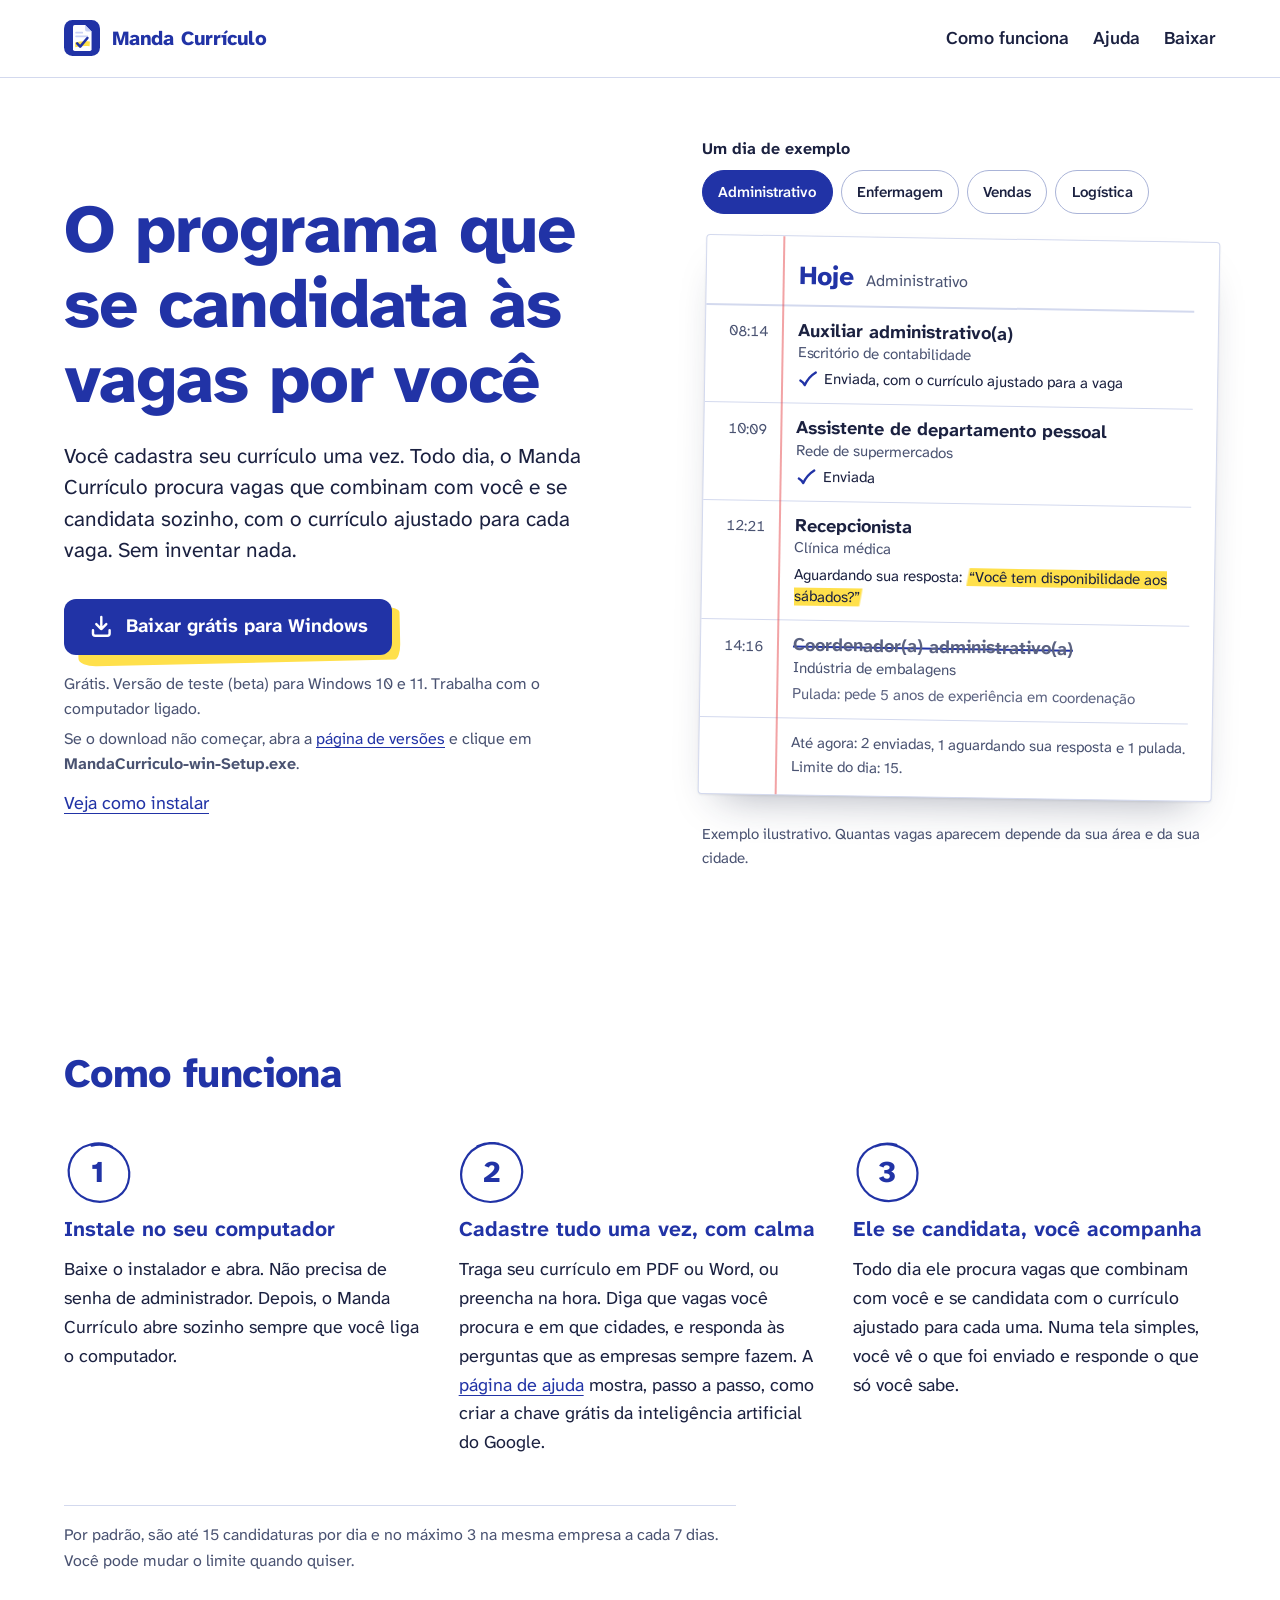
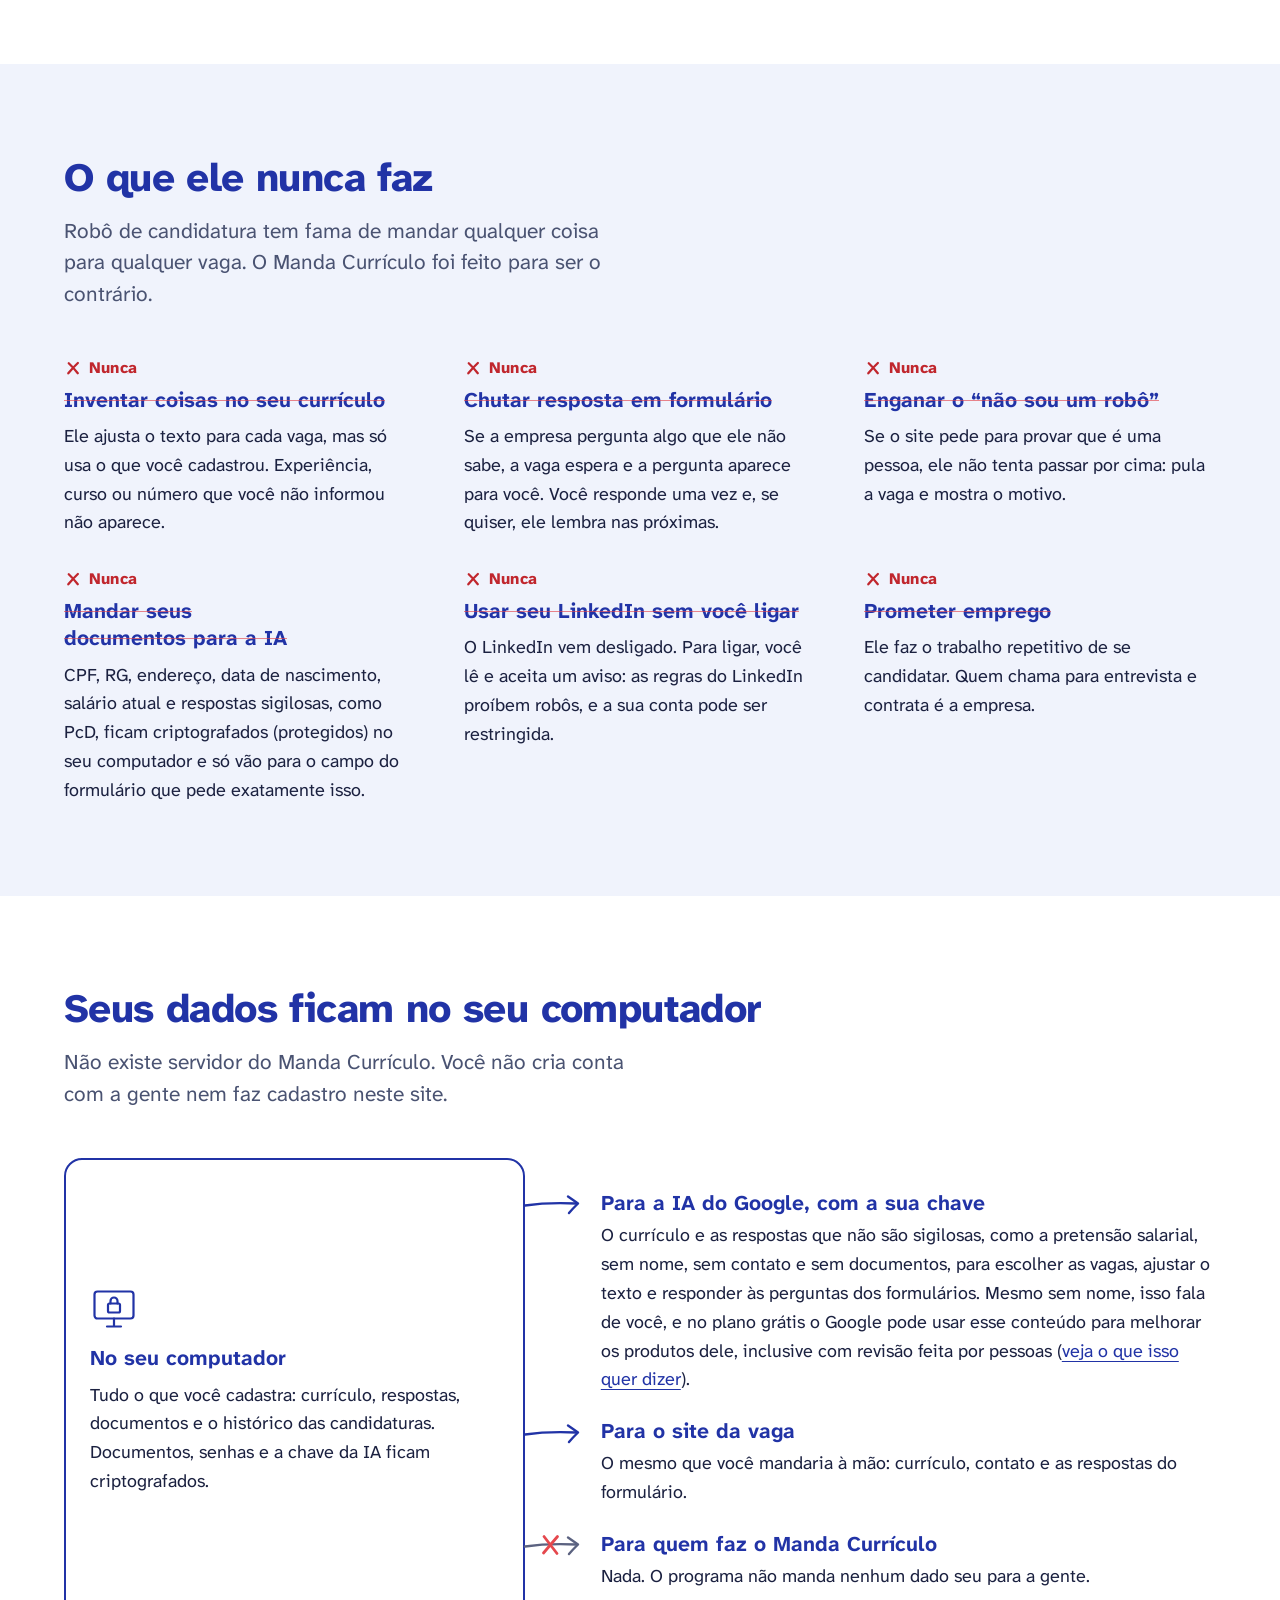
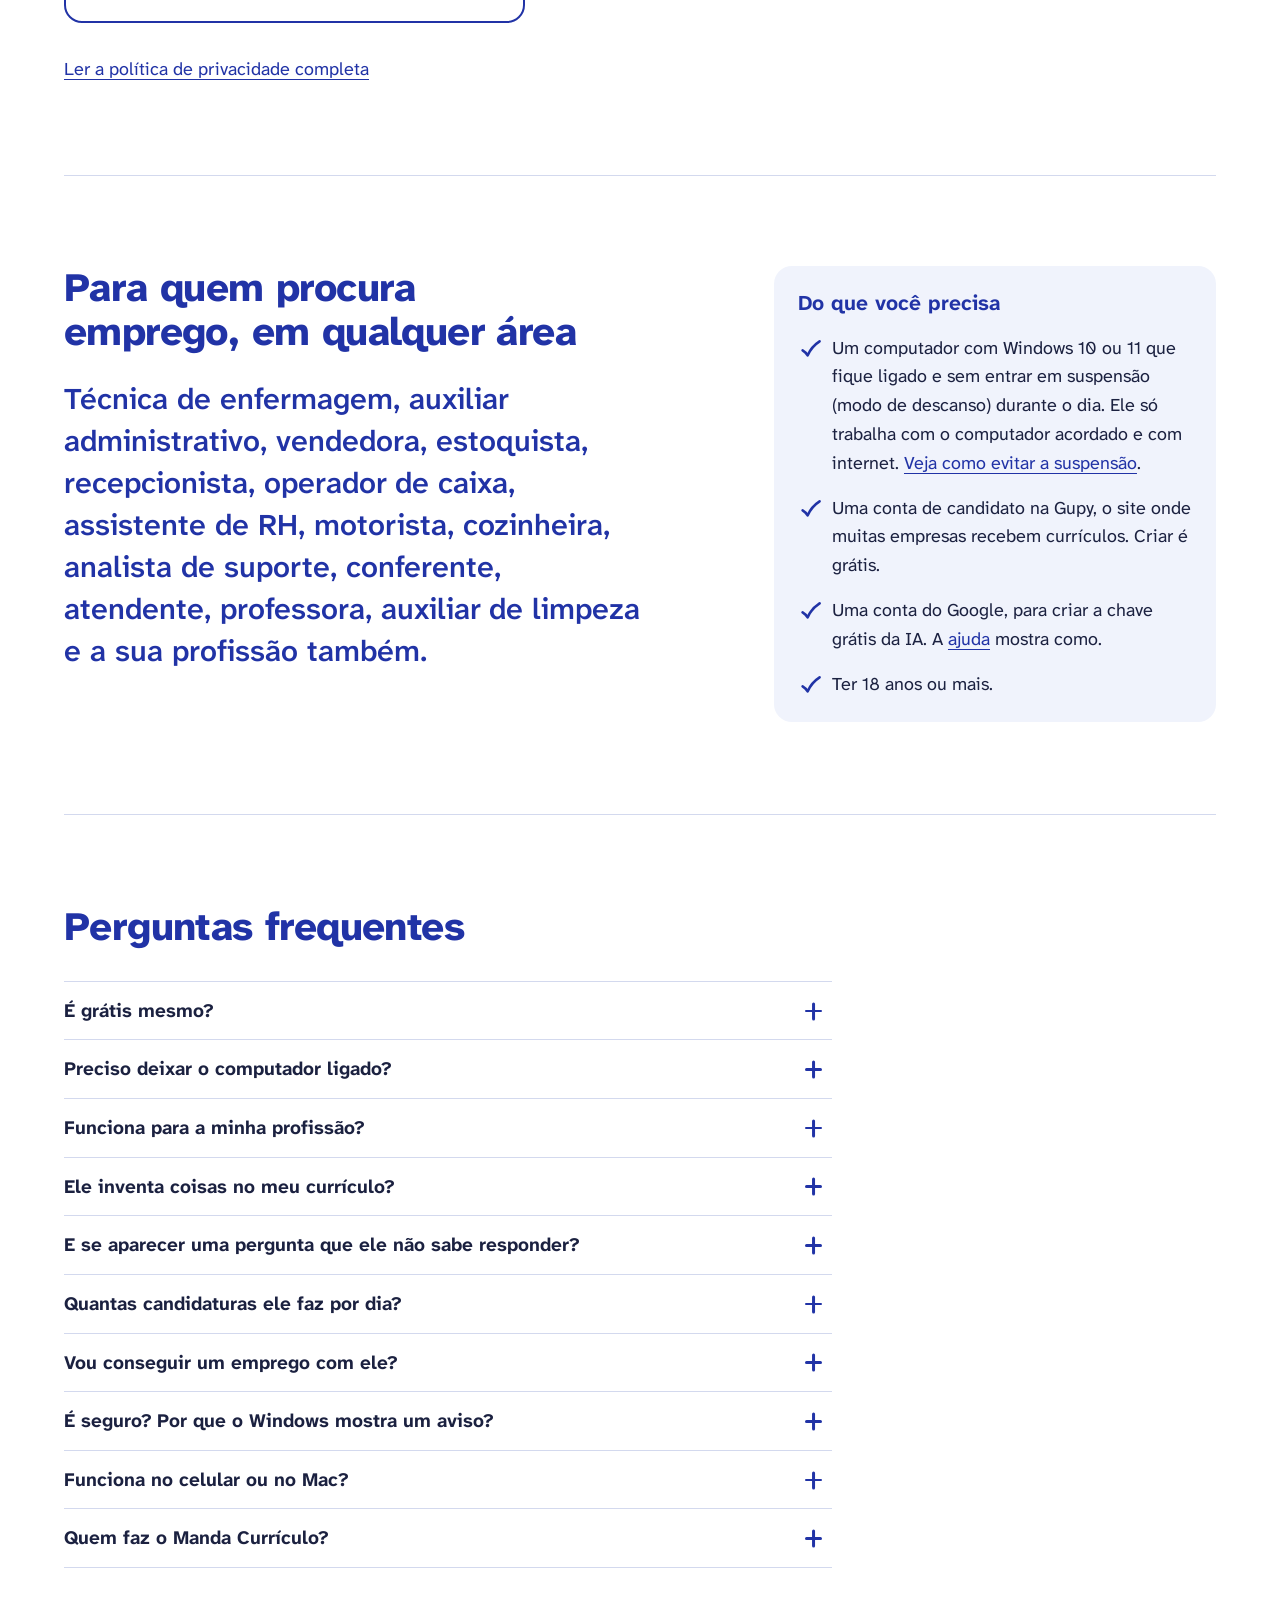
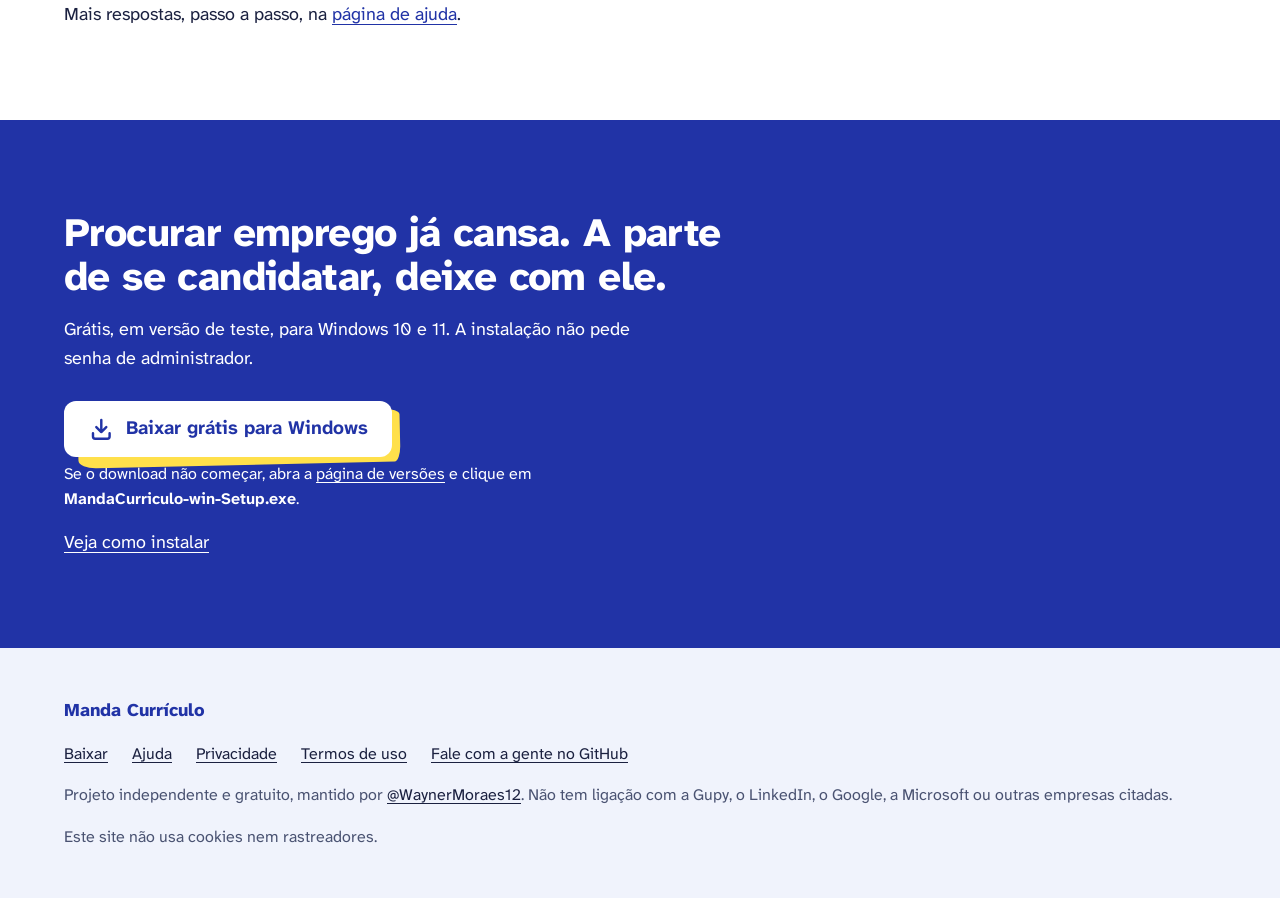
<file: index.html>
<!doctype html>
<html lang="pt-BR">
<head>
  <meta charset="utf-8">
  <meta name="viewport" content="width=device-width, initial-scale=1">
  <title>Manda Currículo: o programa que se candidata às vagas por você</title>
  <meta name="description" content="Programa grátis para Windows, em versão de teste, que procura vagas e se candidata por você todo dia, com o currículo ajustado para cada vaga e sem inventar nada. Seus dados ficam no seu computador.">
  <meta name="color-scheme" content="light dark">
  <meta name="theme-color" content="#2133a6" media="(prefers-color-scheme: light)">
  <meta name="theme-color" content="#0f1433" media="(prefers-color-scheme: dark)">
  <link rel="canonical" href="https://waynermoraes12.github.io/manda-curriculo/">
  <link rel="icon" href="favicon.svg" type="image/svg+xml">
  <link rel="apple-touch-icon" href="assets/img/icone-180.png">
  <link rel="manifest" href="site.webmanifest">
  <meta property="og:type" content="website">
  <meta property="og:locale" content="pt_BR">
  <meta property="og:site_name" content="Manda Currículo">
  <meta property="og:title" content="Manda Currículo: o programa que se candidata às vagas por você">
  <meta property="og:description" content="Grátis e em versão de teste, para Windows 10 e 11. Com o computador ligado, ele procura vagas e se candidata por você todo dia, com o currículo ajustado para cada vaga e sem inventar nada.">
  <meta property="og:url" content="https://waynermoraes12.github.io/manda-curriculo/">
  <meta property="og:image" content="https://waynermoraes12.github.io/manda-curriculo/assets/img/og.png">
  <meta property="og:image:width" content="1200">
  <meta property="og:image:height" content="630">
  <meta property="og:image:alt" content="Manda Currículo: o programa que se candidata às vagas por você">
  <meta name="twitter:card" content="summary_large_image">
  <link rel="preload" href="assets/fonts/atkinson-hyperlegible-next-latin.woff2" as="font" type="font/woff2" crossorigin>
  <link rel="stylesheet" href="assets/css/fonts.css">
  <link rel="stylesheet" href="assets/css/tokens.css">
  <link rel="stylesheet" href="assets/css/site.css">
  <script>
    /* Celular ou tablet de verdade (Android, iPhone, iPad): mostra o aviso "Está no celular?".
       Roda antes de desenhar a página, para o aviso não empurrar o botão depois. */
    (function (n) {
      var d = n.userAgentData, u = n.userAgent || "";
      if ((d && d.mobile) || /Android|iPhone|iPad|iPod/i.test(u) || (/Macintosh/.test(u) && n.maxTouchPoints > 1)) {
        document.documentElement.className += " celular";
      }
    })(navigator);
  </script>
  <script src="assets/js/site.js" defer></script>
</head>
<body>
  <a class="pular" href="#conteudo">Pular para o conteúdo</a>

  <header class="topo">
    <div class="dentro topo-dentro">
      <a class="marca" href="./" aria-label="Manda Currículo, página inicial">
        <svg class="marca-simbolo" viewBox="0 0 64 64" aria-hidden="true" focusable="false">
          <rect width="64" height="64" rx="15" fill="#2133a6"/>
          <path d="M19 9h18.5L49 20.5V52a3 3 0 0 1-3 3H19a3 3 0 0 1-3-3V12a3 3 0 0 1 3-3z" fill="#fff"/>
          <path d="M37.5 9v8.5a3 3 0 0 0 3 3H49z" fill="#c9d1f5"/>
          <path d="M21.5 22.5h11M21.5 29h20" stroke="#c9d1f5" stroke-width="3" stroke-linecap="round"/>
          <path d="M19.5 39.8c8.6-1.9 17.2-2.5 26.6-1.7l-.6 8.6c-9-.8-17.3-.1-25.4 1.8z" fill="#ffe04b"/>
          <path d="M23.4 41.6l5.4 5.6L41.6 32" fill="none" stroke="#2133a6" stroke-width="4.6" stroke-linecap="round" stroke-linejoin="round"/>
        </svg>
        <span>Manda Currículo</span>
      </a>
      <nav class="menu" aria-label="Principal">
        <ul>
          <li><a href="./#como-funciona">Como funciona</a></li>
          <li><a href="ajuda.html">Ajuda</a></li>
          <li><a href="baixar.html">Baixar</a></li>
        </ul>
      </nav>
    </div>
  </header>

  <main id="conteudo">
    <section class="heroi" aria-labelledby="titulo-principal">
      <div class="dentro heroi-grade">
        <div class="heroi-texto">
          <h1 id="titulo-principal">O programa que se candidata às vagas por você</h1>
          <p class="abertura">Você cadastra seu currículo uma vez. Todo dia, o Manda Currículo procura vagas que combinam com você e se candidata sozinho, com o currículo ajustado para cada vaga. Sem inventar nada.</p>

          <div class="baixar" data-baixar>
            <p class="baixar-celular">Está no celular? O Manda Currículo só funciona em computador com Windows: abra este site no computador para baixar. <button type="button" class="botao-texto" data-compartilhar hidden>Mandar o link para mim</button> <span data-compartilhar-aviso role="status"></span></p>
            <div class="marcado">
              <a class="botao botao-principal" href="https://github.com/WaynerMoraes12/manda-curriculo/releases/latest/download/MandaCurriculo-win-Setup.exe" data-baixar-link>
                <svg class="botao-icone" viewBox="0 0 24 24" aria-hidden="true" focusable="false"><path d="M12 3.5v11m0 0L7.5 10M12 14.5l4.5-4.5M4.5 15.5v3a2 2 0 0 0 2 2h11a2 2 0 0 0 2-2v-3"/></svg>
                <span data-baixar-rotulo>Baixar grátis para Windows</span>
              </a>
            </div>
            <p class="baixar-info">Grátis. Versão de teste (beta) para Windows 10 e 11. Trabalha com o computador ligado.</p>
            <p class="baixar-versao" data-baixar-versao hidden></p>
            <p class="baixar-reserva" data-baixar-reserva>Se o download não começar, abra a <a href="https://github.com/WaynerMoraes12/manda-curriculo/releases">página de versões</a> e clique em <strong>MandaCurriculo-win-Setup.exe</strong>.</p>
            <p class="baixar-depois" data-baixar-depois hidden>Se o navegador desconfiar do arquivo, escolha “Manter”. Quando o download terminar, abra o arquivo. Se o Windows mostrar “O Windows protegeu o computador”, clique em “Mais informações” e depois em “Executar assim mesmo”. <a href="baixar.html#instalar">Ver o passo a passo com imagens</a></p>
          </div>

          <p class="heroi-ajuda"><a href="baixar.html#instalar">Veja como instalar</a></p>
        </div>

        <div class="heroi-dia">
          <div class="dia-topo">
            <h2 class="dia-titulo">Um dia de exemplo</h2>
            <div class="dia-escolhas" role="group" aria-label="Área do exemplo" data-escolhas hidden>
              <button type="button" class="escolha" aria-pressed="true" data-area="administrativo">Administrativo</button>
              <button type="button" class="escolha" aria-pressed="false" data-area="enfermagem">Enfermagem</button>
              <button type="button" class="escolha" aria-pressed="false" data-area="vendas">Vendas</button>
              <button type="button" class="escolha" aria-pressed="false" data-area="logistica">Logística</button>
            </div>
          </div>

          <div class="folha animar" data-folha>
            <p class="folha-cabeca" aria-live="polite"><span class="folha-dia">Hoje</span> <span class="folha-area" data-folha-area>Administrativo</span></p>

            <div data-lista="administrativo">
              <ol class="folha-lista" role="list">
                <li class="item">
                  <time class="item-hora" datetime="08:14">08:14</time>
                  <div class="item-corpo">
                    <p class="item-vaga">Auxiliar administrativo(a)</p>
                    <p class="item-empresa">Escritório de contabilidade</p>
                    <p class="item-status"><svg class="visto" viewBox="0 0 24 24" aria-hidden="true" focusable="false"><path pathLength="1" d="M3.6 13.4c2.1 1.2 3.7 2.8 5 5C11.1 12.7 14.6 8.1 20.6 4.3"/></svg><span>Enviada, com o currículo ajustado para a vaga</span></p>
                  </div>
                </li>
                <li class="item">
                  <time class="item-hora" datetime="10:09">10:09</time>
                  <div class="item-corpo">
                    <p class="item-vaga">Assistente de departamento pessoal</p>
                    <p class="item-empresa">Rede de supermercados</p>
                    <p class="item-status"><svg class="visto" viewBox="0 0 24 24" aria-hidden="true" focusable="false"><path pathLength="1" d="M3.6 13.4c2.1 1.2 3.7 2.8 5 5C11.1 12.7 14.6 8.1 20.6 4.3"/></svg><span>Enviada</span></p>
                  </div>
                </li>
                <li class="item">
                  <time class="item-hora" datetime="12:21">12:21</time>
                  <div class="item-corpo">
                    <p class="item-vaga">Recepcionista</p>
                    <p class="item-empresa">Clínica médica</p>
                    <p class="item-status item-status-espera"><span>Aguardando sua resposta: <mark class="grifo">“Você tem disponibilidade aos sábados?”</mark></span></p>
                  </div>
                </li>
                <li class="item">
                  <time class="item-hora" datetime="14:16">14:16</time>
                  <div class="item-corpo">
                    <p class="item-vaga"><s class="riscado">Coordenador(a) administrativo(a)</s></p>
                    <p class="item-empresa">Indústria de embalagens</p>
                    <p class="item-status item-status-pulada"><span>Pulada: pede 5 anos de experiência em coordenação</span></p>
                  </div>
                </li>
              </ol>
              <p class="folha-resumo">Até agora: 2 enviadas, 1 aguardando sua resposta e 1 pulada. Limite do dia: 15.</p>
            </div>

            <div data-lista="enfermagem" hidden>
              <ol class="folha-lista" role="list">
                <li class="item">
                  <time class="item-hora" datetime="08:05">08:05</time>
                  <div class="item-corpo">
                    <p class="item-vaga">Técnico(a) de enfermagem</p>
                    <p class="item-empresa">Hospital particular</p>
                    <p class="item-status"><svg class="visto" viewBox="0 0 24 24" aria-hidden="true" focusable="false"><path pathLength="1" d="M3.6 13.4c2.1 1.2 3.7 2.8 5 5C11.1 12.7 14.6 8.1 20.6 4.3"/></svg><span>Enviada, com o currículo ajustado para a vaga</span></p>
                  </div>
                </li>
                <li class="item">
                  <time class="item-hora" datetime="10:12">10:12</time>
                  <div class="item-corpo">
                    <p class="item-vaga">Técnico(a) de enfermagem do trabalho</p>
                    <p class="item-empresa">Indústria de alimentos</p>
                    <p class="item-status"><svg class="visto" viewBox="0 0 24 24" aria-hidden="true" focusable="false"><path pathLength="1" d="M3.6 13.4c2.1 1.2 3.7 2.8 5 5C11.1 12.7 14.6 8.1 20.6 4.3"/></svg><span>Enviada</span></p>
                  </div>
                </li>
                <li class="item">
                  <time class="item-hora" datetime="12:30">12:30</time>
                  <div class="item-corpo">
                    <p class="item-vaga">Auxiliar de enfermagem</p>
                    <p class="item-empresa">Clínica de vacinação</p>
                    <p class="item-status item-status-espera"><span>Aguardando sua resposta: <mark class="grifo">“Você aceita trabalhar em plantão noturno?”</mark></span></p>
                  </div>
                </li>
                <li class="item">
                  <time class="item-hora" datetime="14:02">14:02</time>
                  <div class="item-corpo">
                    <p class="item-vaga"><s class="riscado">Enfermeiro(a) assistencial</s></p>
                    <p class="item-empresa">Hospital</p>
                    <p class="item-status item-status-pulada"><span>Pulada: pede graduação em enfermagem e registro de enfermeiro no COREN</span></p>
                  </div>
                </li>
              </ol>
              <p class="folha-resumo">Até agora: 2 enviadas, 1 aguardando sua resposta e 1 pulada. Limite do dia: 15.</p>
            </div>

            <div data-lista="vendas" hidden>
              <ol class="folha-lista" role="list">
                <li class="item">
                  <time class="item-hora" datetime="08:20">08:20</time>
                  <div class="item-corpo">
                    <p class="item-vaga">Vendedor(a)</p>
                    <p class="item-empresa">Rede de calçados</p>
                    <p class="item-status"><svg class="visto" viewBox="0 0 24 24" aria-hidden="true" focusable="false"><path pathLength="1" d="M3.6 13.4c2.1 1.2 3.7 2.8 5 5C11.1 12.7 14.6 8.1 20.6 4.3"/></svg><span>Enviada, com o currículo ajustado para a vaga</span></p>
                  </div>
                </li>
                <li class="item">
                  <time class="item-hora" datetime="10:03">10:03</time>
                  <div class="item-corpo">
                    <p class="item-vaga">Operador(a) de caixa</p>
                    <p class="item-empresa">Supermercado</p>
                    <p class="item-status"><svg class="visto" viewBox="0 0 24 24" aria-hidden="true" focusable="false"><path pathLength="1" d="M3.6 13.4c2.1 1.2 3.7 2.8 5 5C11.1 12.7 14.6 8.1 20.6 4.3"/></svg><span>Enviada</span></p>
                  </div>
                </li>
                <li class="item">
                  <time class="item-hora" datetime="12:11">12:11</time>
                  <div class="item-corpo">
                    <p class="item-vaga">Consultor(a) de vendas</p>
                    <p class="item-empresa">Loja de móveis</p>
                    <p class="item-status item-status-espera"><span>Aguardando sua resposta: <mark class="grifo">“Você já trabalhou nesta empresa antes?”</mark></span></p>
                  </div>
                </li>
                <li class="item">
                  <time class="item-hora" datetime="14:25">14:25</time>
                  <div class="item-corpo">
                    <p class="item-vaga"><s class="riscado">Representante comercial</s></p>
                    <p class="item-empresa">Distribuidora de bebidas</p>
                    <p class="item-status item-status-pulada"><span>Pulada: vaga presencial em outra cidade</span></p>
                  </div>
                </li>
              </ol>
              <p class="folha-resumo">Até agora: 2 enviadas, 1 aguardando sua resposta e 1 pulada. Limite do dia: 15.</p>
            </div>

            <div data-lista="logistica" hidden>
              <ol class="folha-lista" role="list">
                <li class="item">
                  <time class="item-hora" datetime="08:09">08:09</time>
                  <div class="item-corpo">
                    <p class="item-vaga">Auxiliar de logística</p>
                    <p class="item-empresa">Centro de distribuição</p>
                    <p class="item-status"><svg class="visto" viewBox="0 0 24 24" aria-hidden="true" focusable="false"><path pathLength="1" d="M3.6 13.4c2.1 1.2 3.7 2.8 5 5C11.1 12.7 14.6 8.1 20.6 4.3"/></svg><span>Enviada, com o currículo ajustado para a vaga</span></p>
                  </div>
                </li>
                <li class="item">
                  <time class="item-hora" datetime="10:17">10:17</time>
                  <div class="item-corpo">
                    <p class="item-vaga">Conferente</p>
                    <p class="item-empresa">Atacadista</p>
                    <p class="item-status"><svg class="visto" viewBox="0 0 24 24" aria-hidden="true" focusable="false"><path pathLength="1" d="M3.6 13.4c2.1 1.2 3.7 2.8 5 5C11.1 12.7 14.6 8.1 20.6 4.3"/></svg><span>Enviada</span></p>
                  </div>
                </li>
                <li class="item">
                  <time class="item-hora" datetime="12:04">12:04</time>
                  <div class="item-corpo">
                    <p class="item-vaga">Operador(a) de empilhadeira</p>
                    <p class="item-empresa">Indústria química</p>
                    <p class="item-status item-status-espera"><span>Aguardando sua resposta: <mark class="grifo">“Você tem disponibilidade para o turno da noite?”</mark></span></p>
                  </div>
                </li>
                <li class="item">
                  <time class="item-hora" datetime="14:33">14:33</time>
                  <div class="item-corpo">
                    <p class="item-vaga"><s class="riscado">Motorista entregador(a)</s></p>
                    <p class="item-empresa">Transportadora</p>
                    <p class="item-status item-status-pulada"><span>Pulada: pede CNH categoria D</span></p>
                  </div>
                </li>
              </ol>
              <p class="folha-resumo">Até agora: 2 enviadas, 1 aguardando sua resposta e 1 pulada. Limite do dia: 15.</p>
            </div>
          </div>

          <p class="dia-nota">Exemplo ilustrativo. Quantas vagas aparecem depende da sua área e da sua cidade.</p>
        </div>
      </div>
    </section>

    <section class="faixa" id="como-funciona" aria-labelledby="titulo-como">
      <div class="dentro">
        <h2 id="titulo-como">Como funciona</h2>
        <ol class="passos" role="list">
          <li class="passo">
            <span class="passo-num">1<svg viewBox="0 0 100 100" aria-hidden="true" focusable="false"><path d="M71 13C53 3 24 8 12 30 2 50 10 79 34 89c23 9 53 1 60-24 6-21-4-44-27-53-9-3-18-3-26-1"/></svg></span>
            <h3>Instale no seu computador</h3>
            <p>Baixe o instalador e abra. Não precisa de senha de administrador. Depois, o Manda Currículo abre sozinho sempre que você liga o computador.</p>
          </li>
          <li class="passo">
            <span class="passo-num">2<svg viewBox="0 0 100 100" aria-hidden="true" focusable="false"><path d="M29 12C51 2 81 9 91 33c9 22-2 49-26 57-23 8-51-1-58-25C1 43 13 18 36 10c8-3 16-3 24-2"/></svg></span>
            <h3>Cadastre tudo uma vez, com calma</h3>
            <p>Traga seu currículo em PDF ou Word, ou preencha na hora. Diga que vagas você procura e em que cidades, e responda às perguntas que as empresas sempre fazem. A <a href="ajuda.html#chave-ia">página de ajuda</a> mostra, passo a passo, como criar a chave grátis da inteligência artificial do Google.</p>
          </li>
          <li class="passo">
            <span class="passo-num">3<svg viewBox="0 0 100 100" aria-hidden="true" focusable="false"><path d="M64 10C42 4 15 14 9 37c-6 22 7 47 31 53 24 6 50-6 54-30 4-23-11-45-35-50-9-2-17-1-25 2"/></svg></span>
            <h3>Ele se candidata, você acompanha</h3>
            <p>Todo dia ele procura vagas que combinam com você e se candidata com o currículo ajustado para cada uma. Numa tela simples, você vê o que foi enviado e responde o que só você sabe.</p>
          </li>
        </ol>
        <p class="passos-nota">Por padrão, são até 15 candidaturas por dia e no máximo 3 na mesma empresa a cada 7 dias. Você pode mudar o limite quando quiser.</p>
      </div>
    </section>

    <section class="faixa faixa-pauta" id="nunca" aria-labelledby="titulo-nunca">
      <div class="dentro">
        <h2 id="titulo-nunca">O que ele nunca faz</h2>
        <p class="abertura-secao">Robô de candidatura tem fama de mandar qualquer coisa para qualquer vaga. O Manda Currículo foi feito para ser o contrário.</p>
        <ul class="nunca" role="list">
          <li>
            <h3><span class="nunca-rotulo"><svg class="nunca-x" viewBox="0 0 24 24" aria-hidden="true" focusable="false"><path d="M6.2 5.6c4.1 3.9 8 8.2 11.8 12.9M18.1 5.2C13.6 9.4 9.7 13.7 5.6 18.6"/></svg><span>Nunca<span class="nunca-dois-pontos">:</span></span></span> <s>Inventar coisas no seu currículo</s></h3>
            <p>Ele ajusta o texto para cada vaga, mas só usa o que você cadastrou. Experiência, curso ou número que você não informou não aparece.</p>
          </li>
          <li>
            <h3><span class="nunca-rotulo"><svg class="nunca-x" viewBox="0 0 24 24" aria-hidden="true" focusable="false"><path d="M6.2 5.6c4.1 3.9 8 8.2 11.8 12.9M18.1 5.2C13.6 9.4 9.7 13.7 5.6 18.6"/></svg><span>Nunca<span class="nunca-dois-pontos">:</span></span></span> <s>Chutar resposta em formulário</s></h3>
            <p>Se a empresa pergunta algo que ele não sabe, a vaga espera e a pergunta aparece para você. Você responde uma vez e, se quiser, ele lembra nas próximas.</p>
          </li>
          <li>
            <h3><span class="nunca-rotulo"><svg class="nunca-x" viewBox="0 0 24 24" aria-hidden="true" focusable="false"><path d="M6.2 5.6c4.1 3.9 8 8.2 11.8 12.9M18.1 5.2C13.6 9.4 9.7 13.7 5.6 18.6"/></svg><span>Nunca<span class="nunca-dois-pontos">:</span></span></span> <s>Enganar o “não sou um robô”</s></h3>
            <p>Se o site pede para provar que é uma pessoa, ele não tenta passar por cima: pula a vaga e mostra o motivo.</p>
          </li>
          <li>
            <h3><span class="nunca-rotulo"><svg class="nunca-x" viewBox="0 0 24 24" aria-hidden="true" focusable="false"><path d="M6.2 5.6c4.1 3.9 8 8.2 11.8 12.9M18.1 5.2C13.6 9.4 9.7 13.7 5.6 18.6"/></svg><span>Nunca<span class="nunca-dois-pontos">:</span></span></span> <s>Mandar seus documentos para a IA</s></h3>
            <p>CPF, RG, endereço, data de nascimento, salário atual e respostas sigilosas, como PcD, ficam criptografados (protegidos) no seu computador e só vão para o campo do formulário que pede exatamente isso.</p>
          </li>
          <li>
            <h3><span class="nunca-rotulo"><svg class="nunca-x" viewBox="0 0 24 24" aria-hidden="true" focusable="false"><path d="M6.2 5.6c4.1 3.9 8 8.2 11.8 12.9M18.1 5.2C13.6 9.4 9.7 13.7 5.6 18.6"/></svg><span>Nunca<span class="nunca-dois-pontos">:</span></span></span> <s>Usar seu LinkedIn sem você ligar</s></h3>
            <p>O LinkedIn vem desligado. Para ligar, você lê e aceita um aviso: as regras do LinkedIn proíbem robôs, e a sua conta pode ser restringida.</p>
          </li>
          <li>
            <h3><span class="nunca-rotulo"><svg class="nunca-x" viewBox="0 0 24 24" aria-hidden="true" focusable="false"><path d="M6.2 5.6c4.1 3.9 8 8.2 11.8 12.9M18.1 5.2C13.6 9.4 9.7 13.7 5.6 18.6"/></svg><span>Nunca<span class="nunca-dois-pontos">:</span></span></span> <s>Prometer emprego</s></h3>
            <p>Ele faz o trabalho repetitivo de se candidatar. Quem chama para entrevista e contrata é a empresa.</p>
          </li>
        </ul>
      </div>
    </section>

    <section class="faixa" id="privacidade" aria-labelledby="titulo-privacidade">
      <div class="dentro">
        <h2 id="titulo-privacidade">Seus dados ficam no seu computador</h2>
        <p class="abertura-secao">Não existe servidor do Manda Currículo. Você não cria conta com a gente nem faz cadastro neste site.</p>

        <div class="fluxo">
          <div class="fluxo-origem">
            <svg class="fluxo-icone" viewBox="0 0 48 48" aria-hidden="true" focusable="false"><rect x="4.5" y="6.5" width="39" height="27" rx="3"/><path d="M17 41.5h14M24 33.5v8"/><rect x="18" y="18.5" width="12" height="9" rx="1.5"/><path d="M20.5 18.5V16a3.5 3.5 0 0 1 7 0v2.5"/></svg>
            <h3>No seu computador</h3>
            <p>Tudo o que você cadastra: currículo, respostas, documentos e o histórico das candidaturas. Documentos, senhas e a chave da IA ficam criptografados.</p>
          </div>
          <ul class="fluxo-destinos" role="list">
            <li class="destino">
              <svg class="seta" viewBox="0 0 64 24" aria-hidden="true" focusable="false"><path d="M3 13.5c15-2.2 31-3 51-2"/><path d="M46 4.5c3.8 2.6 6.9 4.8 10 7-3 2.9-5.9 5.8-9 9.5"/></svg>
              <div>
                <h3>Para a IA do Google, com a sua chave</h3>
                <p>O currículo e as respostas que não são sigilosas, como a pretensão salarial, sem nome, sem contato e sem documentos, para escolher as vagas, ajustar o texto e responder às perguntas dos formulários. Mesmo sem nome, isso fala de você, e no plano grátis o Google pode usar esse conteúdo para melhorar os produtos dele, inclusive com revisão feita por pessoas (<a href="privacidade.html#ia">veja o que isso quer dizer</a>).</p>
              </div>
            </li>
            <li class="destino">
              <svg class="seta" viewBox="0 0 64 24" aria-hidden="true" focusable="false"><path d="M3 13.5c15-2.2 31-3 51-2"/><path d="M46 4.5c3.8 2.6 6.9 4.8 10 7-3 2.9-5.9 5.8-9 9.5"/></svg>
              <div>
                <h3>Para o site da vaga</h3>
                <p>O mesmo que você mandaria à mão: currículo, contato e as respostas do formulário.</p>
              </div>
            </li>
            <li class="destino destino-nada">
              <svg class="seta" viewBox="0 0 64 24" aria-hidden="true" focusable="false"><path d="M3 13.5c15-2.2 31-3 51-2"/><path d="M46 4.5c3.8 2.6 6.9 4.8 10 7-3 2.9-5.9 5.8-9 9.5"/><path class="seta-x" d="M22 3.5l13 17M35.5 3.5 21.5 20"/></svg>
              <div>
                <h3>Para quem faz o Manda Currículo</h3>
                <p>Nada. O programa não manda nenhum dado seu para a gente.</p>
              </div>
            </li>
          </ul>
        </div>

        <p class="secao-link"><a href="privacidade.html">Ler a política de privacidade completa</a></p>
      </div>
    </section>

    <section class="faixa faixa-divisa" id="para-quem" aria-labelledby="titulo-para-quem">
      <div class="dentro para-quem-grade">
        <div>
          <h2 id="titulo-para-quem">Para quem procura emprego, em qualquer área</h2>
          <p class="profissoes">Técnica de enfermagem, auxiliar administrativo, vendedora, estoquista, recepcionista, operador de caixa, assistente de RH, motorista, cozinheira, analista de suporte, conferente, atendente, professora, auxiliar de limpeza e a sua profissão também.</p>
        </div>
        <div class="precisa">
          <h3 id="requisitos">Do que você precisa</h3>
          <ul class="lista-vistos" role="list">
            <li>Um computador com Windows 10 ou 11 que fique ligado e sem entrar em suspensão (modo de descanso) durante o dia. Ele só trabalha com o computador acordado e com internet. <a href="ajuda.html#suspensao">Veja como evitar a suspensão</a>.</li>
            <li>Uma conta de candidato na Gupy, o site onde muitas empresas recebem currículos. Criar é grátis.</li>
            <li>Uma conta do Google, para criar a chave grátis da IA. A <a href="ajuda.html#chave-ia">ajuda</a> mostra como.</li>
            <li>Ter 18 anos ou mais.</li>
          </ul>
        </div>
      </div>
    </section>

    <section class="faixa faixa-divisa" id="perguntas" aria-labelledby="titulo-perguntas">
      <div class="dentro">
        <h2 id="titulo-perguntas">Perguntas frequentes</h2>
        <div class="perguntas">
          <details class="pergunta">
            <summary>É grátis mesmo?</summary>
            <div class="pergunta-resposta"><p>É. O Manda Currículo é gratuito. A parte de inteligência artificial usa uma chave grátis que você cria na sua conta do Google, sem cadastrar cartão de crédito. Essa chave tem um limite de uso por dia: se ele acabar, o programa avisa, e algumas vagas podem ir com o seu currículo sem ajuste até o dia seguinte.</p></div>
          </details>
          <details class="pergunta">
            <summary>Preciso deixar o computador ligado?</summary>
            <div class="pergunta-resposta"><p>Sim, ligado e sem entrar em suspensão (modo de descanso). Ele trabalha enquanto o computador está ligado e com internet, e abre sozinho quando você liga o computador. Se o computador dormir ou a tampa do notebook for fechada, ele para e continua quando o computador acordar. A tela pode apagar sem problema. Veja na <a href="ajuda.html#suspensao">ajuda</a> como impedir que o computador entre em suspensão sozinho.</p></div>
          </details>
          <details class="pergunta">
            <summary>Funciona para a minha profissão?</summary>
            <div class="pergunta-resposta"><p>Funciona para qualquer área. As vagas vêm principalmente da Gupy e também do InHire e do Remotar. O LinkedIn é opcional e vem desligado. Quantas vagas aparecem depende da sua área e da sua cidade.</p></div>
          </details>
          <details class="pergunta">
            <summary>Ele inventa coisas no meu currículo?</summary>
            <div class="pergunta-resposta"><p>Não. Para cada vaga, ele reorganiza e reescreve o seu currículo destacando o que combina, mas só com o que você cadastrou. Se a vaga pede algo que você não tem, ele não finge que tem.</p></div>
          </details>
          <details class="pergunta">
            <summary>E se aparecer uma pergunta que ele não sabe responder?</summary>
            <div class="pergunta-resposta"><p>Ele não chuta. A vaga fica esperando e a pergunta aparece no programa, em “Perguntas pendentes”. Você responde uma vez e a vaga volta para a fila.</p></div>
          </details>
          <details class="pergunta">
            <summary>Quantas candidaturas ele faz por dia?</summary>
            <div class="pergunta-resposta"><p>Até 15 por dia e no máximo 3 na mesma empresa a cada 7 dias. Dá para mudar o limite nas configurações. A ideia é mandar bem, não mandar muito.</p></div>
          </details>
          <details class="pergunta">
            <summary>Vou conseguir um emprego com ele?</summary>
            <div class="pergunta-resposta"><p>Ninguém pode prometer isso, e desconfie de quem promete. O Manda Currículo faz por você o trabalho repetitivo de se candidatar. Quem chama para entrevista e contrata é a empresa.</p></div>
          </details>
          <details class="pergunta">
            <summary>É seguro? Por que o Windows mostra um aviso?</summary>
            <div class="pergunta-resposta"><p>O programa roda no seu computador e não manda seus dados para a gente. O aviso aparece porque ele é novo e ainda não tem assinatura digital, um certificado pago. Baixe só por este site ou pela <a href="https://github.com/WaynerMoraes12/manda-curriculo/releases">página de versões do projeto no GitHub</a>, e veja na <a href="baixar.html#aviso">página de download</a> como continuar.</p><p>Um risco que você precisa conhecer: sites de vagas, inclusive a Gupy, podem limitar contas que usam automação. Por isso, por padrão, ele vai devagar: até 15 candidaturas por dia. Veja os <a href="termos.html#sites-de-vagas">termos de uso</a>.</p></div>
          </details>
          <details class="pergunta">
            <summary>Funciona no celular ou no Mac?</summary>
            <div class="pergunta-resposta"><p>Ainda não. Por enquanto, só em computador com Windows 10 ou 11.</p></div>
          </details>
          <details class="pergunta">
            <summary>Quem faz o Manda Currículo?</summary>
            <div class="pergunta-resposta"><p>Uma pessoa: é um projeto independente, mantido por <a href="https://github.com/WaynerMoraes12">@WaynerMoraes12</a>, gratuito, sem empresa por trás e sem anúncios. Para dúvidas, problemas e sugestões, use a <a href="https://github.com/WaynerMoraes12/manda-curriculo/issues">área de perguntas e problemas do projeto no GitHub (<span lang="en">Issues</span>)</a>.</p></div>
          </details>
        </div>
        <p class="secao-link">Mais respostas, passo a passo, na <a href="ajuda.html">página de ajuda</a>.</p>
      </div>
    </section>

    <section class="faixa faixa-forte" aria-labelledby="titulo-final">
      <div class="dentro final">
        <h2 id="titulo-final">Procurar emprego já cansa. A parte de se candidatar, deixe com ele.</h2>
        <p>Grátis, em versão de teste, para Windows 10 e 11. A instalação não pede senha de administrador.</p>
        <div class="baixar" data-baixar>
          <div class="marcado">
            <a class="botao botao-principal" href="https://github.com/WaynerMoraes12/manda-curriculo/releases/latest/download/MandaCurriculo-win-Setup.exe" data-baixar-link>
              <svg class="botao-icone" viewBox="0 0 24 24" aria-hidden="true" focusable="false"><path d="M12 3.5v11m0 0L7.5 10M12 14.5l4.5-4.5M4.5 15.5v3a2 2 0 0 0 2 2h11a2 2 0 0 0 2-2v-3"/></svg>
              <span data-baixar-rotulo>Baixar grátis para Windows</span>
            </a>
          </div>
          <p class="baixar-versao" data-baixar-versao hidden></p>
          <p class="baixar-reserva" data-baixar-reserva>Se o download não começar, abra a <a href="https://github.com/WaynerMoraes12/manda-curriculo/releases">página de versões</a> e clique em <strong>MandaCurriculo-win-Setup.exe</strong>.</p>
          <p class="baixar-depois" data-baixar-depois hidden>Se o navegador desconfiar do arquivo, escolha “Manter”. Quando o download terminar, abra o arquivo. Se o Windows mostrar “O Windows protegeu o computador”, clique em “Mais informações” e depois em “Executar assim mesmo”. <a href="baixar.html#instalar">Ver o passo a passo com imagens</a></p>
        </div>
        <p><a href="baixar.html#instalar">Veja como instalar</a></p>
      </div>
    </section>
  </main>

  <footer class="rodape">
    <div class="dentro rodape-dentro">
      <p class="rodape-marca">Manda Currículo</p>
      <nav aria-label="Rodapé">
        <ul>
          <li><a href="baixar.html">Baixar</a></li>
          <li><a href="ajuda.html">Ajuda</a></li>
          <li><a href="privacidade.html">Privacidade</a></li>
          <li><a href="termos.html">Termos de uso</a></li>
          <li><a href="https://github.com/WaynerMoraes12/manda-curriculo/issues">Fale com a gente no GitHub</a></li>
        </ul>
      </nav>
      <p>Projeto independente e gratuito, mantido por <a href="https://github.com/WaynerMoraes12">@WaynerMoraes12</a>. Não tem ligação com a Gupy, o LinkedIn, o Google, a Microsoft ou outras empresas citadas.</p>
      <p>Este site não usa cookies nem rastreadores.</p>
    </div>
  </footer>
</body>
</html>
</file>
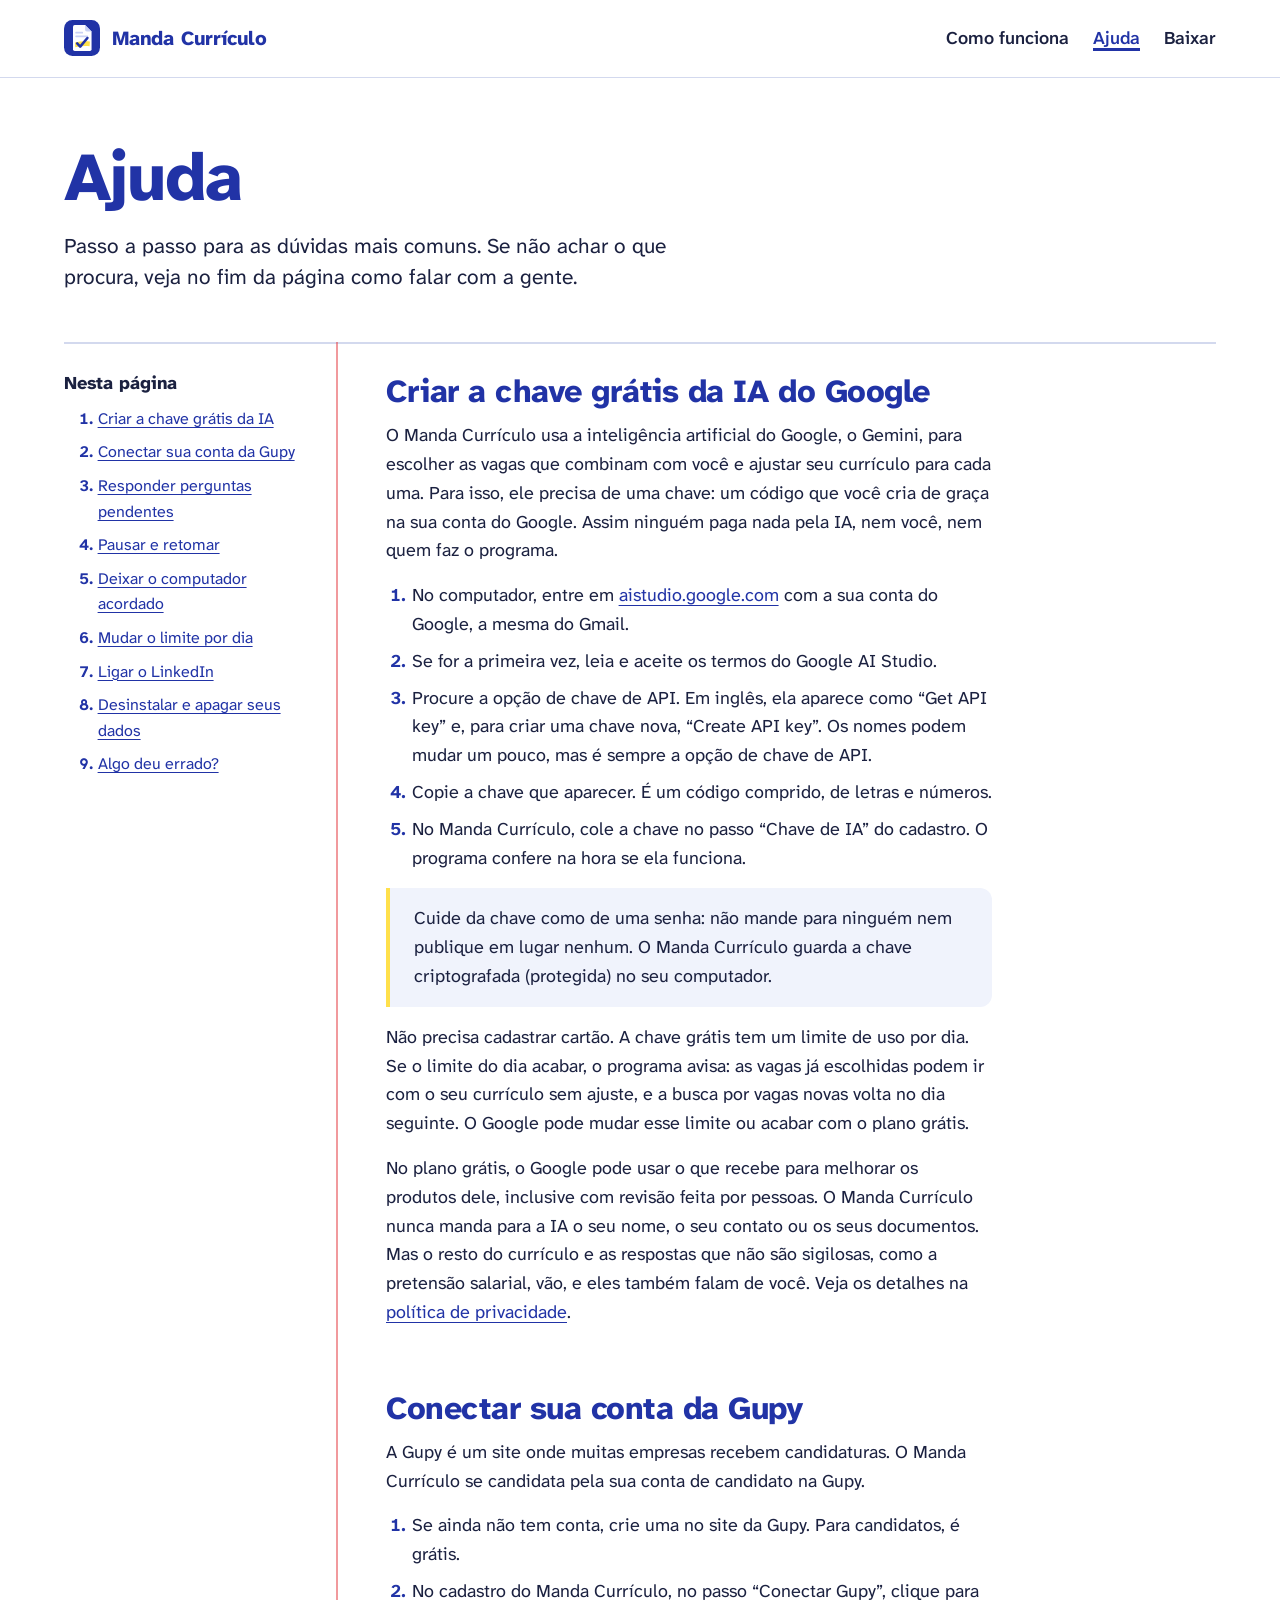
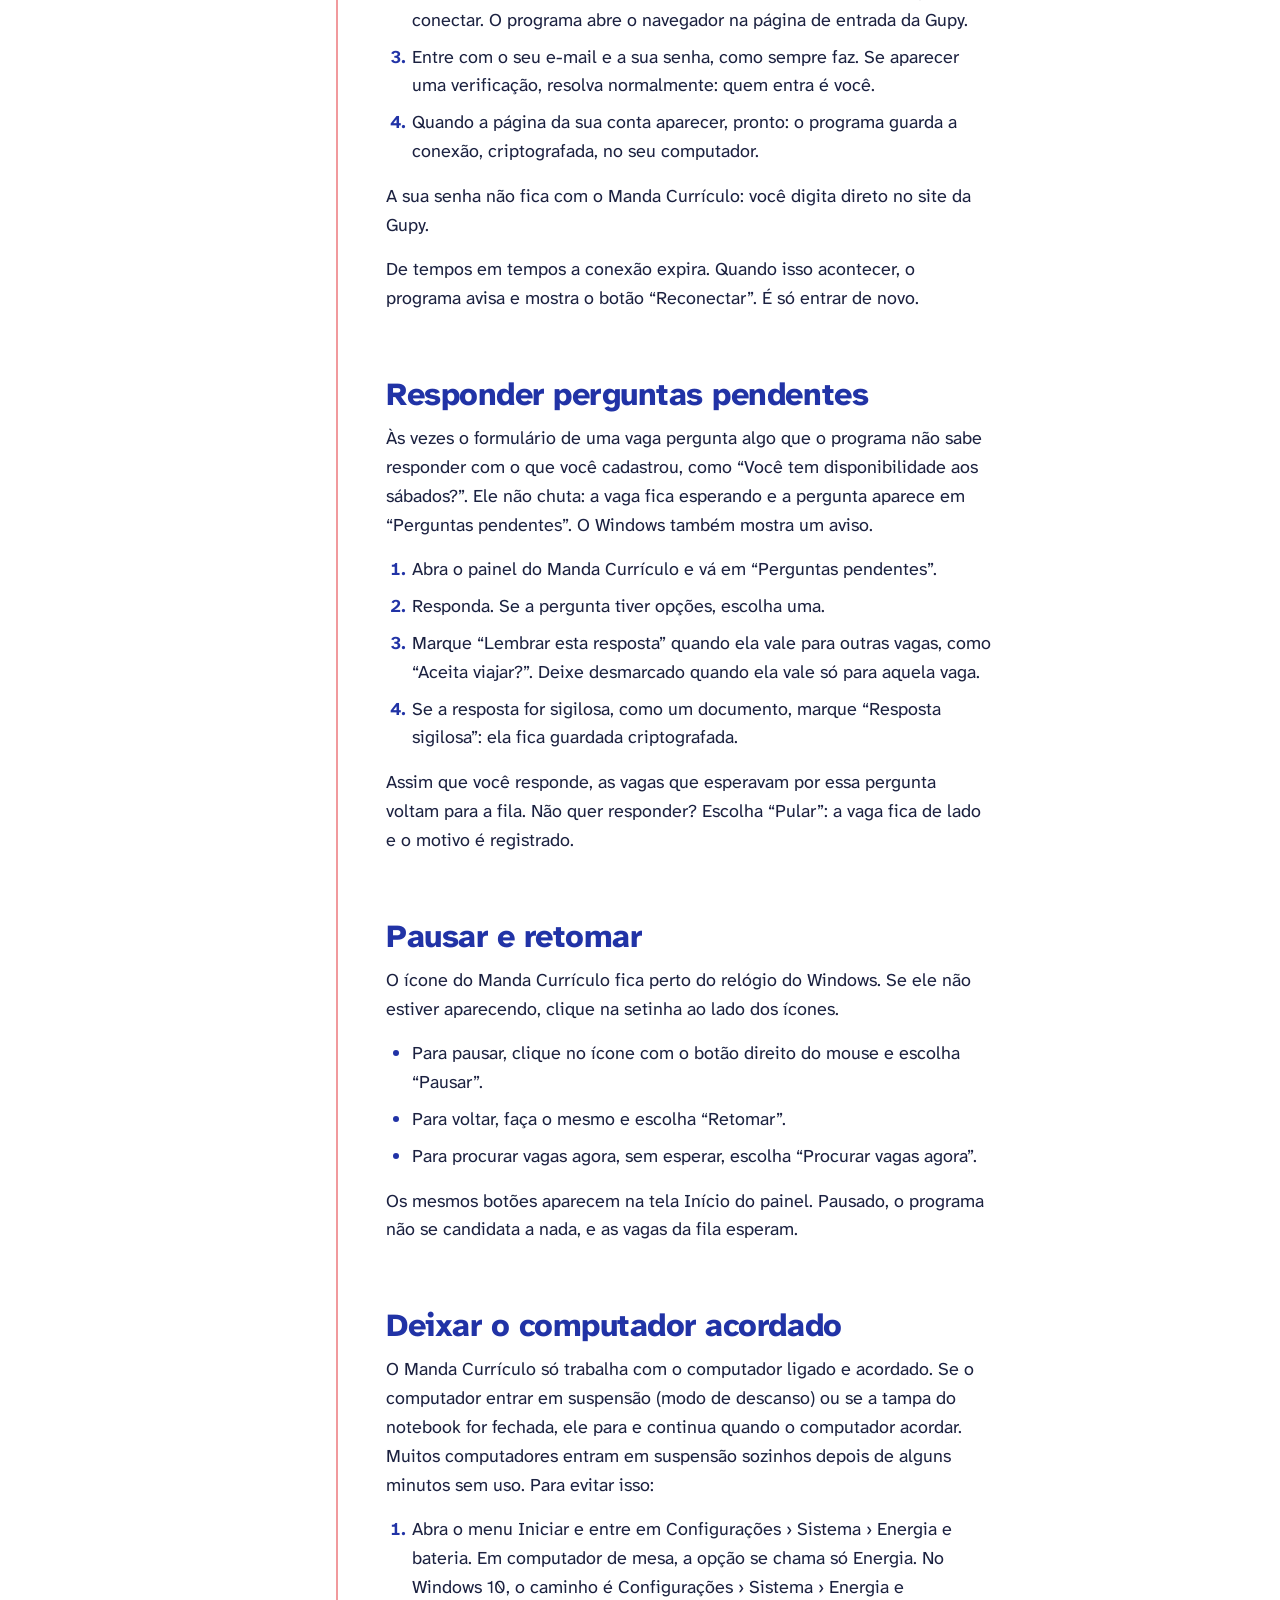
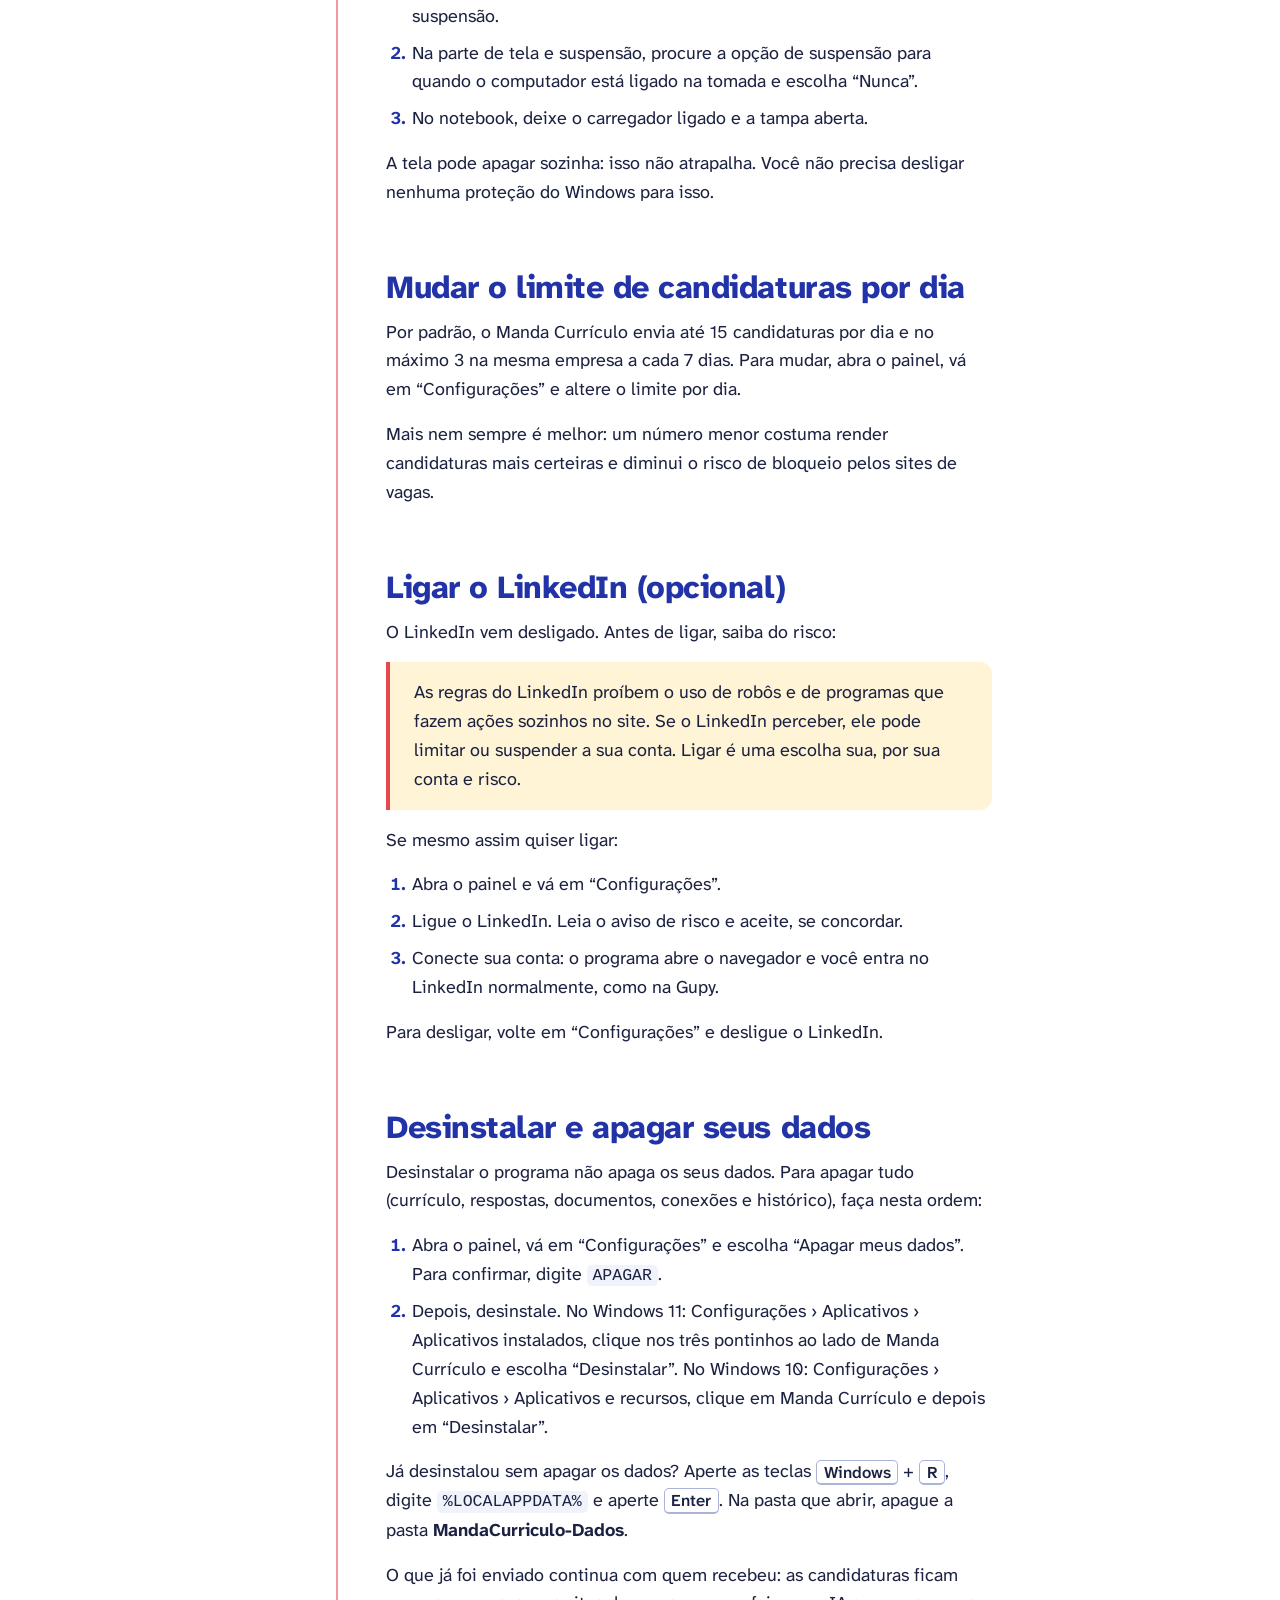
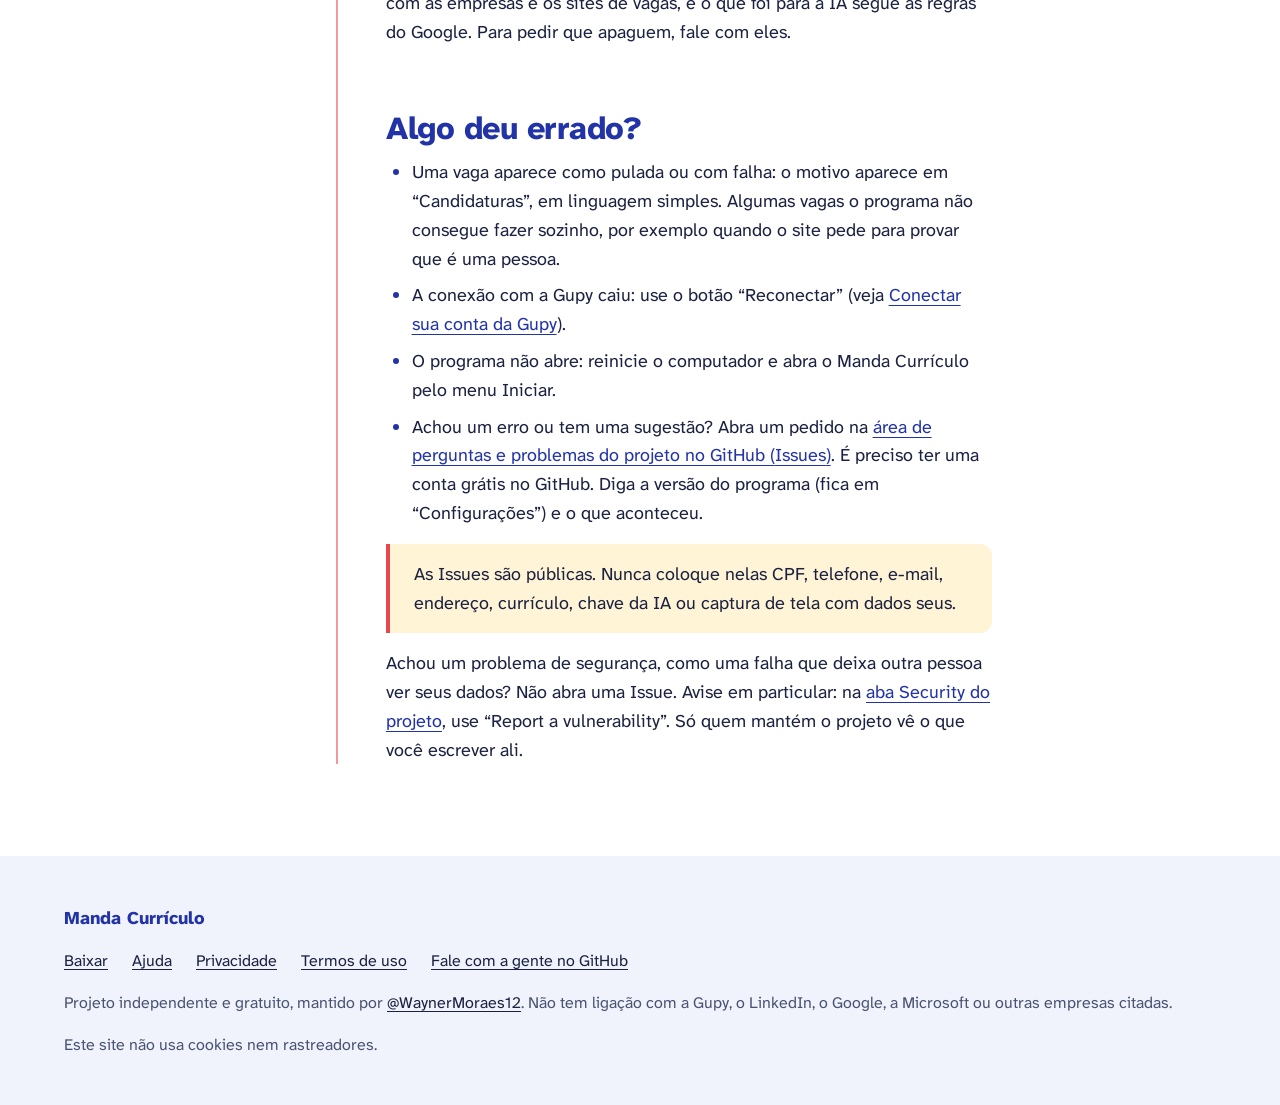
<file: ajuda.html>
<!doctype html>
<html lang="pt-BR">
<head>
  <meta charset="utf-8">
  <meta name="viewport" content="width=device-width, initial-scale=1">
  <title>Ajuda do Manda Currículo</title>
  <meta name="description" content="Passo a passo do Manda Currículo: criar a chave grátis da IA do Google, conectar a Gupy, responder perguntas pendentes, pausar, mudar o limite diário, ligar o LinkedIn, desinstalar e apagar seus dados.">
  <meta name="color-scheme" content="light dark">
  <meta name="theme-color" content="#2133a6" media="(prefers-color-scheme: light)">
  <meta name="theme-color" content="#0f1433" media="(prefers-color-scheme: dark)">
  <link rel="canonical" href="https://waynermoraes12.github.io/manda-curriculo/ajuda.html">
  <link rel="icon" href="favicon.svg" type="image/svg+xml">
  <link rel="apple-touch-icon" href="assets/img/icone-180.png">
  <link rel="manifest" href="site.webmanifest">
  <meta property="og:type" content="website">
  <meta property="og:locale" content="pt_BR">
  <meta property="og:site_name" content="Manda Currículo">
  <meta property="og:title" content="Ajuda do Manda Currículo">
  <meta property="og:description" content="Passo a passo: chave grátis da IA, Gupy, perguntas pendentes, pausar, limite diário, LinkedIn e como apagar seus dados.">
  <meta property="og:url" content="https://waynermoraes12.github.io/manda-curriculo/ajuda.html">
  <meta property="og:image" content="https://waynermoraes12.github.io/manda-curriculo/assets/img/og.png">
  <meta property="og:image:width" content="1200">
  <meta property="og:image:height" content="630">
  <meta property="og:image:alt" content="Manda Currículo: o programa que se candidata às vagas por você">
  <meta name="twitter:card" content="summary_large_image">
  <link rel="preload" href="assets/fonts/atkinson-hyperlegible-next-latin.woff2" as="font" type="font/woff2" crossorigin>
  <link rel="stylesheet" href="assets/css/fonts.css">
  <link rel="stylesheet" href="assets/css/tokens.css">
  <link rel="stylesheet" href="assets/css/site.css">
  <script src="assets/js/site.js" defer></script>
</head>
<body>
  <a class="pular" href="#conteudo">Pular para o conteúdo</a>

  <header class="topo">
    <div class="dentro topo-dentro">
      <a class="marca" href="./" aria-label="Manda Currículo, página inicial">
        <svg class="marca-simbolo" viewBox="0 0 64 64" aria-hidden="true" focusable="false">
          <rect width="64" height="64" rx="15" fill="#2133a6"/>
          <path d="M19 9h18.5L49 20.5V52a3 3 0 0 1-3 3H19a3 3 0 0 1-3-3V12a3 3 0 0 1 3-3z" fill="#fff"/>
          <path d="M37.5 9v8.5a3 3 0 0 0 3 3H49z" fill="#c9d1f5"/>
          <path d="M21.5 22.5h11M21.5 29h20" stroke="#c9d1f5" stroke-width="3" stroke-linecap="round"/>
          <path d="M19.5 39.8c8.6-1.9 17.2-2.5 26.6-1.7l-.6 8.6c-9-.8-17.3-.1-25.4 1.8z" fill="#ffe04b"/>
          <path d="M23.4 41.6l5.4 5.6L41.6 32" fill="none" stroke="#2133a6" stroke-width="4.6" stroke-linecap="round" stroke-linejoin="round"/>
        </svg>
        <span>Manda Currículo</span>
      </a>
      <nav class="menu" aria-label="Principal">
        <ul>
          <li><a href="./#como-funciona">Como funciona</a></li>
          <li><a href="ajuda.html" aria-current="page">Ajuda</a></li>
          <li><a href="baixar.html">Baixar</a></li>
        </ul>
      </nav>
    </div>
  </header>

  <main id="conteudo">
    <div class="dentro pagina-topo">
      <h1>Ajuda</h1>
      <p class="abertura">Passo a passo para as dúvidas mais comuns. Se não achar o que procura, veja no fim da página como falar com a gente.</p>
    </div>

    <div class="dentro conteudo folha-interna">
      <nav class="indice margem-notas" aria-labelledby="titulo-indice">
        <h2 id="titulo-indice">Nesta página</h2>
        <ol>
          <li><a href="#chave-ia">Criar a chave grátis da IA</a></li>
          <li><a href="#gupy">Conectar sua conta da Gupy</a></li>
          <li><a href="#perguntas-pendentes">Responder perguntas pendentes</a></li>
          <li><a href="#pausar">Pausar e retomar</a></li>
          <li><a href="#suspensao">Deixar o computador acordado</a></li>
          <li><a href="#limite">Mudar o limite por dia</a></li>
          <li><a href="#linkedin">Ligar o LinkedIn</a></li>
          <li><a href="#desinstalar">Desinstalar e apagar seus dados</a></li>
          <li><a href="#problemas">Algo deu errado?</a></li>
        </ol>
      </nav>

      <div class="prosa">
        <h2 id="chave-ia">Criar a chave grátis da IA do Google</h2>
        <p>O Manda Currículo usa a inteligência artificial do Google, o Gemini, para escolher as vagas que combinam com você e ajustar seu currículo para cada uma. Para isso, ele precisa de uma chave: um código que você cria de graça na sua conta do Google. Assim ninguém paga nada pela IA, nem você, nem quem faz o programa.</p>
        <ol>
          <li>No computador, entre em <a href="https://aistudio.google.com/">aistudio.google.com</a> com a sua conta do Google, a mesma do Gmail.</li>
          <li>Se for a primeira vez, leia e aceite os termos do Google AI Studio.</li>
          <li>Procure a opção de chave de API. Em inglês, ela aparece como “<span lang="en">Get API key</span>” e, para criar uma chave nova, “<span lang="en">Create API key</span>”. Os nomes podem mudar um pouco, mas é sempre a opção de chave de API.</li>
          <li>Copie a chave que aparecer. É um código comprido, de letras e números.</li>
          <li>No Manda Currículo, cole a chave no passo “Chave de IA” do cadastro. O programa confere na hora se ela funciona.</li>
        </ol>
        <p class="aviso">Cuide da chave como de uma senha: não mande para ninguém nem publique em lugar nenhum. O Manda Currículo guarda a chave criptografada (protegida) no seu computador.</p>
        <p>Não precisa cadastrar cartão. A chave grátis tem um limite de uso por dia. Se o limite do dia acabar, o programa avisa: as vagas já escolhidas podem ir com o seu currículo sem ajuste, e a busca por vagas novas volta no dia seguinte. O Google pode mudar esse limite ou acabar com o plano grátis.</p>
        <p>No plano grátis, o Google pode usar o que recebe para melhorar os produtos dele, inclusive com revisão feita por pessoas. O Manda Currículo nunca manda para a IA o seu nome, o seu contato ou os seus documentos. Mas o resto do currículo e as respostas que não são sigilosas, como a pretensão salarial, vão, e eles também falam de você. Veja os detalhes na <a href="privacidade.html#ia">política de privacidade</a>.</p>

        <h2 id="gupy">Conectar sua conta da Gupy</h2>
        <p>A Gupy é um site onde muitas empresas recebem candidaturas. O Manda Currículo se candidata pela sua conta de candidato na Gupy.</p>
        <ol>
          <li>Se ainda não tem conta, crie uma no site da Gupy. Para candidatos, é grátis.</li>
          <li>No cadastro do Manda Currículo, no passo “Conectar Gupy”, clique para conectar. O programa abre o navegador na página de entrada da Gupy.</li>
          <li>Entre com o seu e-mail e a sua senha, como sempre faz. Se aparecer uma verificação, resolva normalmente: quem entra é você.</li>
          <li>Quando a página da sua conta aparecer, pronto: o programa guarda a conexão, criptografada, no seu computador.</li>
        </ol>
        <p>A sua senha não fica com o Manda Currículo: você digita direto no site da Gupy.</p>
        <p>De tempos em tempos a conexão expira. Quando isso acontecer, o programa avisa e mostra o botão “Reconectar”. É só entrar de novo.</p>

        <h2 id="perguntas-pendentes">Responder perguntas pendentes</h2>
        <p>Às vezes o formulário de uma vaga pergunta algo que o programa não sabe responder com o que você cadastrou, como “Você tem disponibilidade aos sábados?”. Ele não chuta: a vaga fica esperando e a pergunta aparece em “Perguntas pendentes”. O Windows também mostra um aviso.</p>
        <ol>
          <li>Abra o painel do Manda Currículo e vá em “Perguntas pendentes”.</li>
          <li>Responda. Se a pergunta tiver opções, escolha uma.</li>
          <li>Marque “Lembrar esta resposta” quando ela vale para outras vagas, como “Aceita viajar?”. Deixe desmarcado quando ela vale só para aquela vaga.</li>
          <li>Se a resposta for sigilosa, como um documento, marque “Resposta sigilosa”: ela fica guardada criptografada.</li>
        </ol>
        <p>Assim que você responde, as vagas que esperavam por essa pergunta voltam para a fila. Não quer responder? Escolha “Pular”: a vaga fica de lado e o motivo é registrado.</p>

        <h2 id="pausar">Pausar e retomar</h2>
        <p>O ícone do Manda Currículo fica perto do relógio do Windows. Se ele não estiver aparecendo, clique na setinha ao lado dos ícones.</p>
        <ul>
          <li>Para pausar, clique no ícone com o botão direito do mouse e escolha “Pausar”.</li>
          <li>Para voltar, faça o mesmo e escolha “Retomar”.</li>
          <li>Para procurar vagas agora, sem esperar, escolha “Procurar vagas agora”.</li>
        </ul>
        <p>Os mesmos botões aparecem na tela Início do painel. Pausado, o programa não se candidata a nada, e as vagas da fila esperam.</p>

        <h2 id="suspensao">Deixar o computador acordado</h2>
        <p>O Manda Currículo só trabalha com o computador ligado e acordado. Se o computador entrar em suspensão (modo de descanso) ou se a tampa do notebook for fechada, ele para e continua quando o computador acordar. Muitos computadores entram em suspensão sozinhos depois de alguns minutos sem uso. Para evitar isso:</p>
        <ol>
          <li>Abra o menu Iniciar e entre em Configurações › Sistema › Energia e bateria. Em computador de mesa, a opção se chama só Energia. No Windows 10, o caminho é Configurações › Sistema › Energia e suspensão.</li>
          <li>Na parte de tela e suspensão, procure a opção de suspensão para quando o computador está ligado na tomada e escolha “Nunca”.</li>
          <li>No notebook, deixe o carregador ligado e a tampa aberta.</li>
        </ol>
        <p>A tela pode apagar sozinha: isso não atrapalha. Você não precisa desligar nenhuma proteção do Windows para isso.</p>

        <h2 id="limite">Mudar o limite de candidaturas por dia</h2>
        <p>Por padrão, o Manda Currículo envia até 15 candidaturas por dia e no máximo 3 na mesma empresa a cada 7 dias. Para mudar, abra o painel, vá em “Configurações” e altere o limite por dia.</p>
        <p>Mais nem sempre é melhor: um número menor costuma render candidaturas mais certeiras e diminui o risco de bloqueio pelos sites de vagas.</p>

        <h2 id="linkedin">Ligar o LinkedIn (opcional)</h2>
        <p>O LinkedIn vem desligado. Antes de ligar, saiba do risco:</p>
        <p class="aviso aviso-risco">As regras do LinkedIn proíbem o uso de robôs e de programas que fazem ações sozinhos no site. Se o LinkedIn perceber, ele pode limitar ou suspender a sua conta. Ligar é uma escolha sua, por sua conta e risco.</p>
        <p>Se mesmo assim quiser ligar:</p>
        <ol>
          <li>Abra o painel e vá em “Configurações”.</li>
          <li>Ligue o LinkedIn. Leia o aviso de risco e aceite, se concordar.</li>
          <li>Conecte sua conta: o programa abre o navegador e você entra no LinkedIn normalmente, como na Gupy.</li>
        </ol>
        <p>Para desligar, volte em “Configurações” e desligue o LinkedIn.</p>

        <h2 id="desinstalar">Desinstalar e apagar seus dados</h2>
        <p>Desinstalar o programa não apaga os seus dados. Para apagar tudo (currículo, respostas, documentos, conexões e histórico), faça nesta ordem:</p>
        <ol>
          <li>Abra o painel, vá em “Configurações” e escolha “Apagar meus dados”. Para confirmar, digite <code>APAGAR</code>.</li>
          <li>Depois, desinstale. No Windows 11: Configurações › Aplicativos › Aplicativos instalados, clique nos três pontinhos ao lado de Manda Currículo e escolha “Desinstalar”. No Windows 10: Configurações › Aplicativos › Aplicativos e recursos, clique em Manda Currículo e depois em “Desinstalar”.</li>
        </ol>
        <p>Já desinstalou sem apagar os dados? Aperte as teclas <kbd>Windows</kbd> + <kbd>R</kbd>, digite <code>%LOCALAPPDATA%</code> e aperte <kbd>Enter</kbd>. Na pasta que abrir, apague a pasta <strong>MandaCurriculo-Dados</strong>.</p>
        <p>O que já foi enviado continua com quem recebeu: as candidaturas ficam com as empresas e os sites de vagas, e o que foi para a IA segue as regras do Google. Para pedir que apaguem, fale com eles.</p>

        <h2 id="problemas">Algo deu errado?</h2>
        <ul>
          <li>Uma vaga aparece como pulada ou com falha: o motivo aparece em “Candidaturas”, em linguagem simples. Algumas vagas o programa não consegue fazer sozinho, por exemplo quando o site pede para provar que é uma pessoa.</li>
          <li>A conexão com a Gupy caiu: use o botão “Reconectar” (veja <a href="#gupy">Conectar sua conta da Gupy</a>).</li>
          <li>O programa não abre: reinicie o computador e abra o Manda Currículo pelo menu Iniciar.</li>
          <li>Achou um erro ou tem uma sugestão? Abra um pedido na <a href="https://github.com/WaynerMoraes12/manda-curriculo/issues">área de perguntas e problemas do projeto no GitHub (<span lang="en">Issues</span>)</a>. É preciso ter uma conta grátis no GitHub. Diga a versão do programa (fica em “Configurações”) e o que aconteceu.</li>
        </ul>
        <p class="aviso aviso-risco">As <span lang="en">Issues</span> são públicas. Nunca coloque nelas CPF, telefone, e-mail, endereço, currículo, chave da IA ou captura de tela com dados seus.</p>
        <p>Achou um problema de segurança, como uma falha que deixa outra pessoa ver seus dados? Não abra uma <span lang="en">Issue</span>. Avise em particular: na <a href="https://github.com/WaynerMoraes12/manda-curriculo/security">aba <span lang="en">Security</span> do projeto</a>, use “<span lang="en">Report a vulnerability</span>”. Só quem mantém o projeto vê o que você escrever ali.</p>
      </div>
    </div>
  </main>

  <footer class="rodape">
    <div class="dentro rodape-dentro">
      <p class="rodape-marca">Manda Currículo</p>
      <nav aria-label="Rodapé">
        <ul>
          <li><a href="baixar.html">Baixar</a></li>
          <li><a href="ajuda.html" aria-current="page">Ajuda</a></li>
          <li><a href="privacidade.html">Privacidade</a></li>
          <li><a href="termos.html">Termos de uso</a></li>
          <li><a href="https://github.com/WaynerMoraes12/manda-curriculo/issues">Fale com a gente no GitHub</a></li>
        </ul>
      </nav>
      <p>Projeto independente e gratuito, mantido por <a href="https://github.com/WaynerMoraes12">@WaynerMoraes12</a>. Não tem ligação com a Gupy, o LinkedIn, o Google, a Microsoft ou outras empresas citadas.</p>
      <p>Este site não usa cookies nem rastreadores.</p>
    </div>
  </footer>
</body>
</html>
</file>
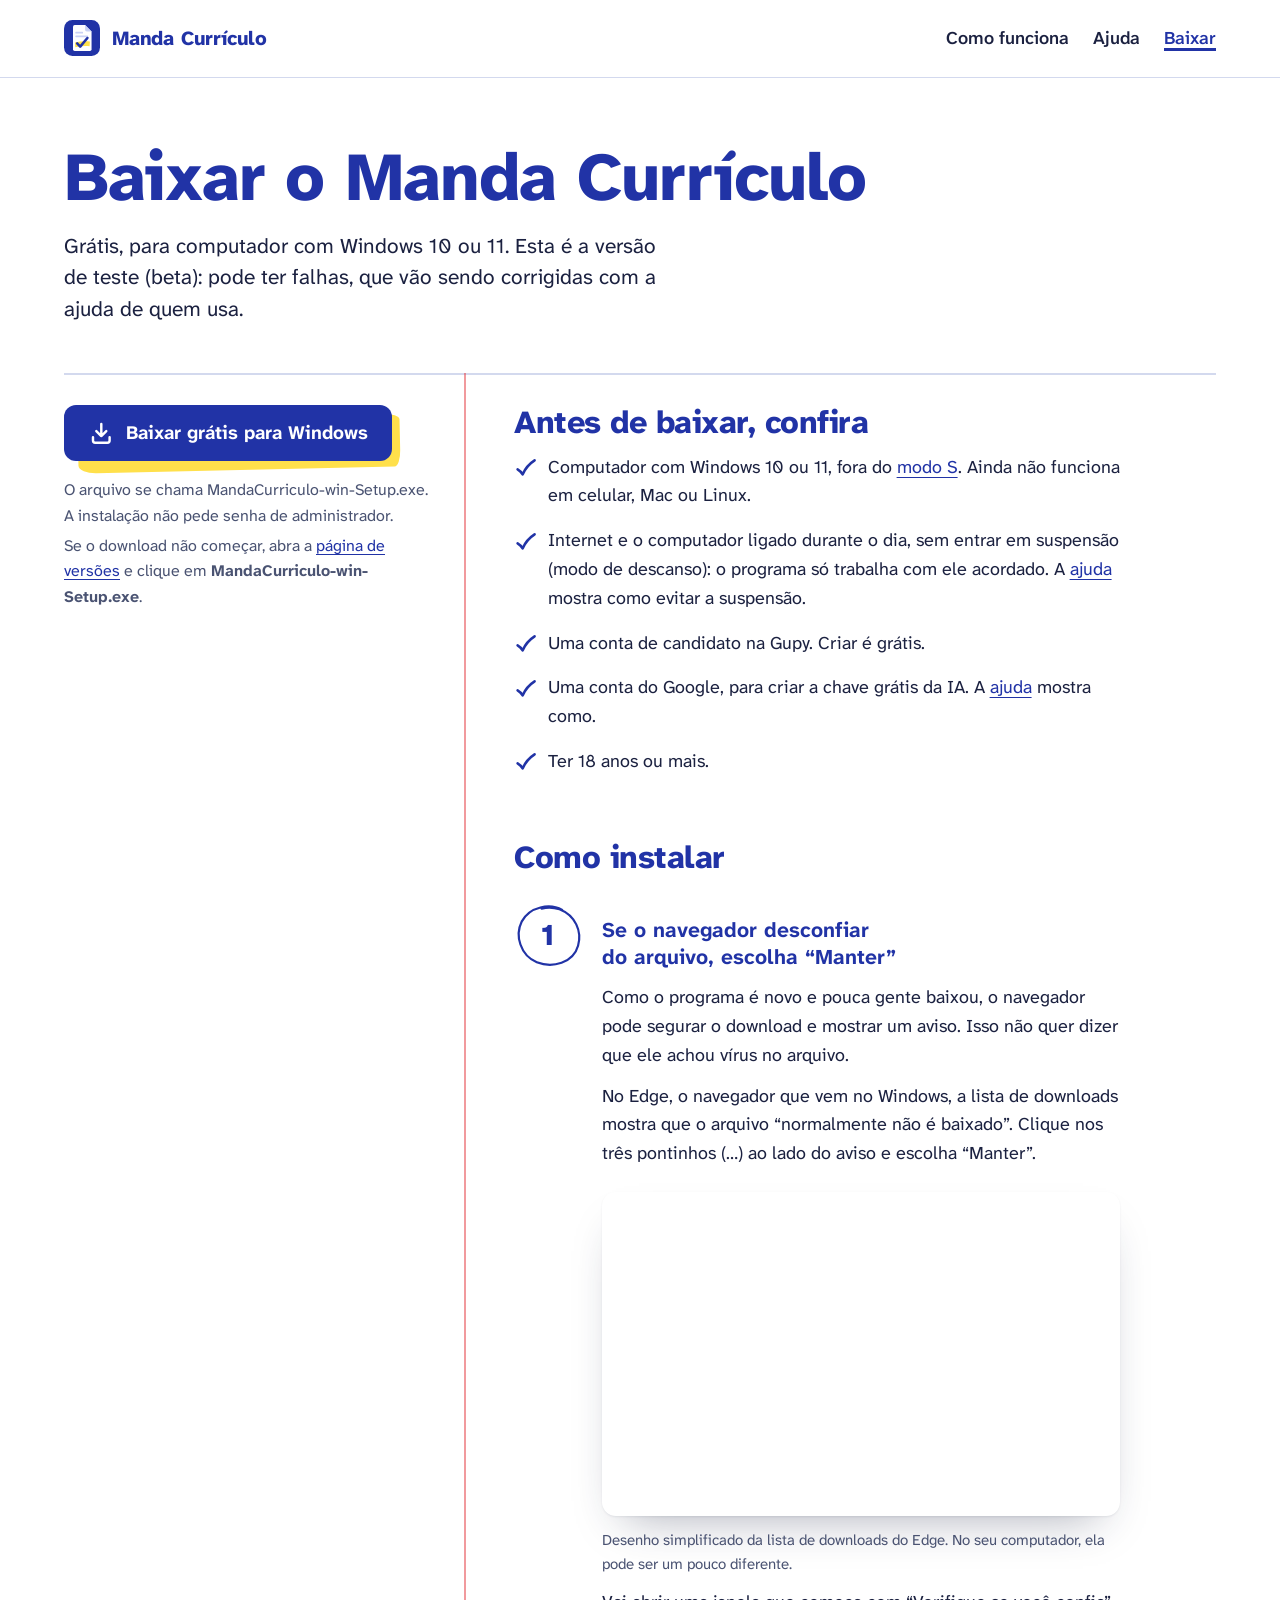
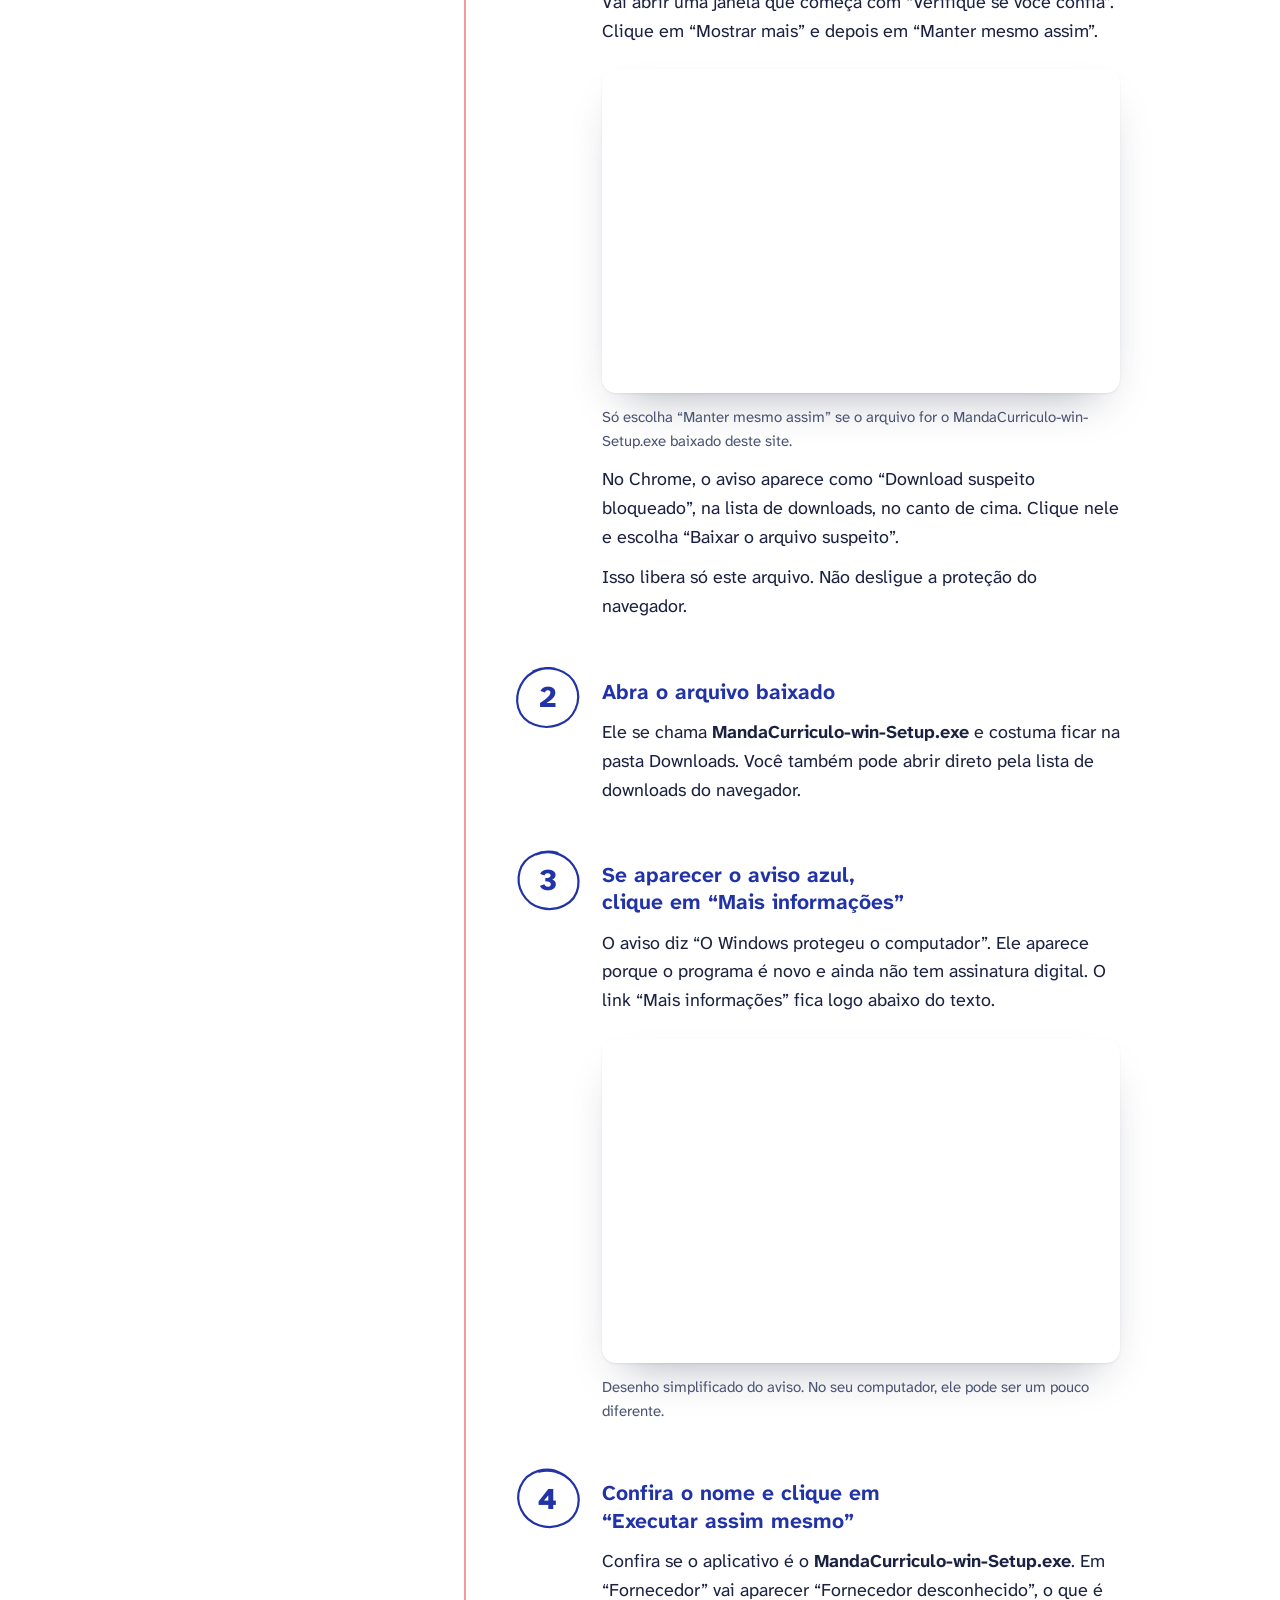
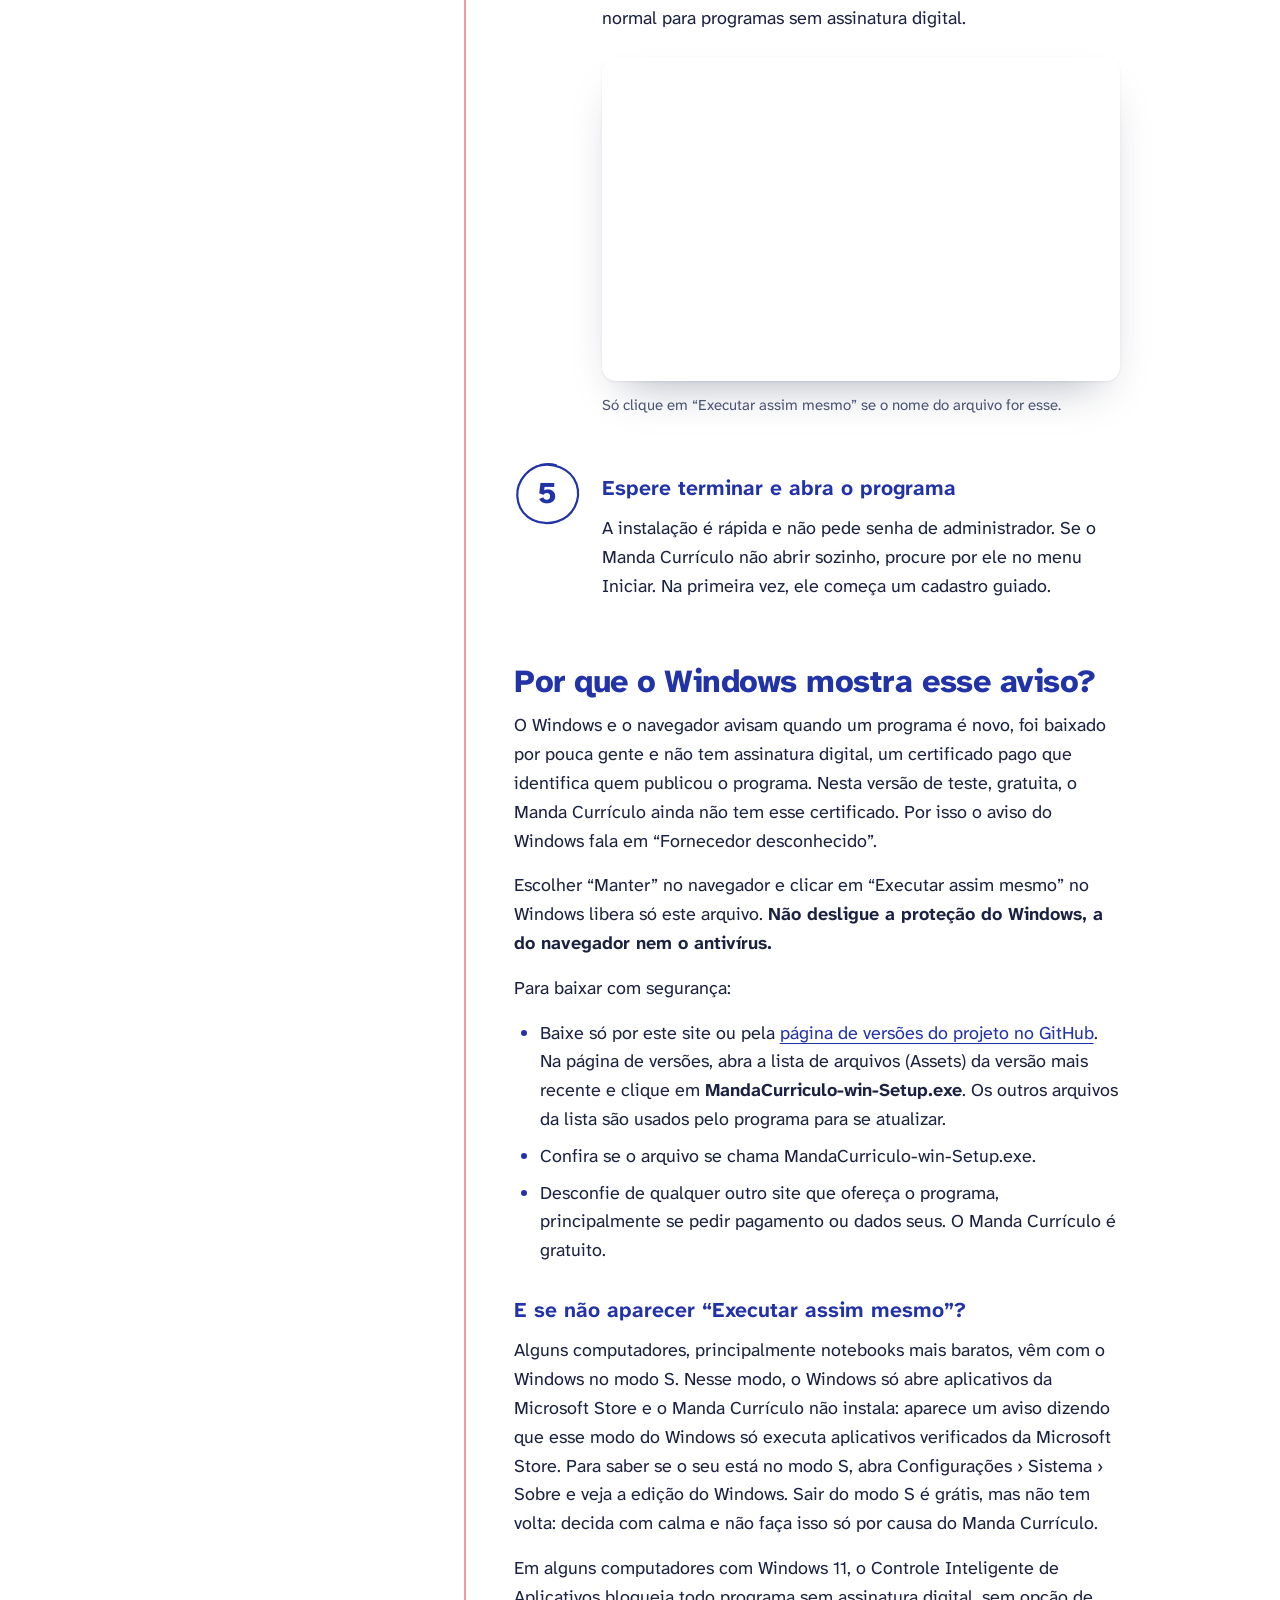
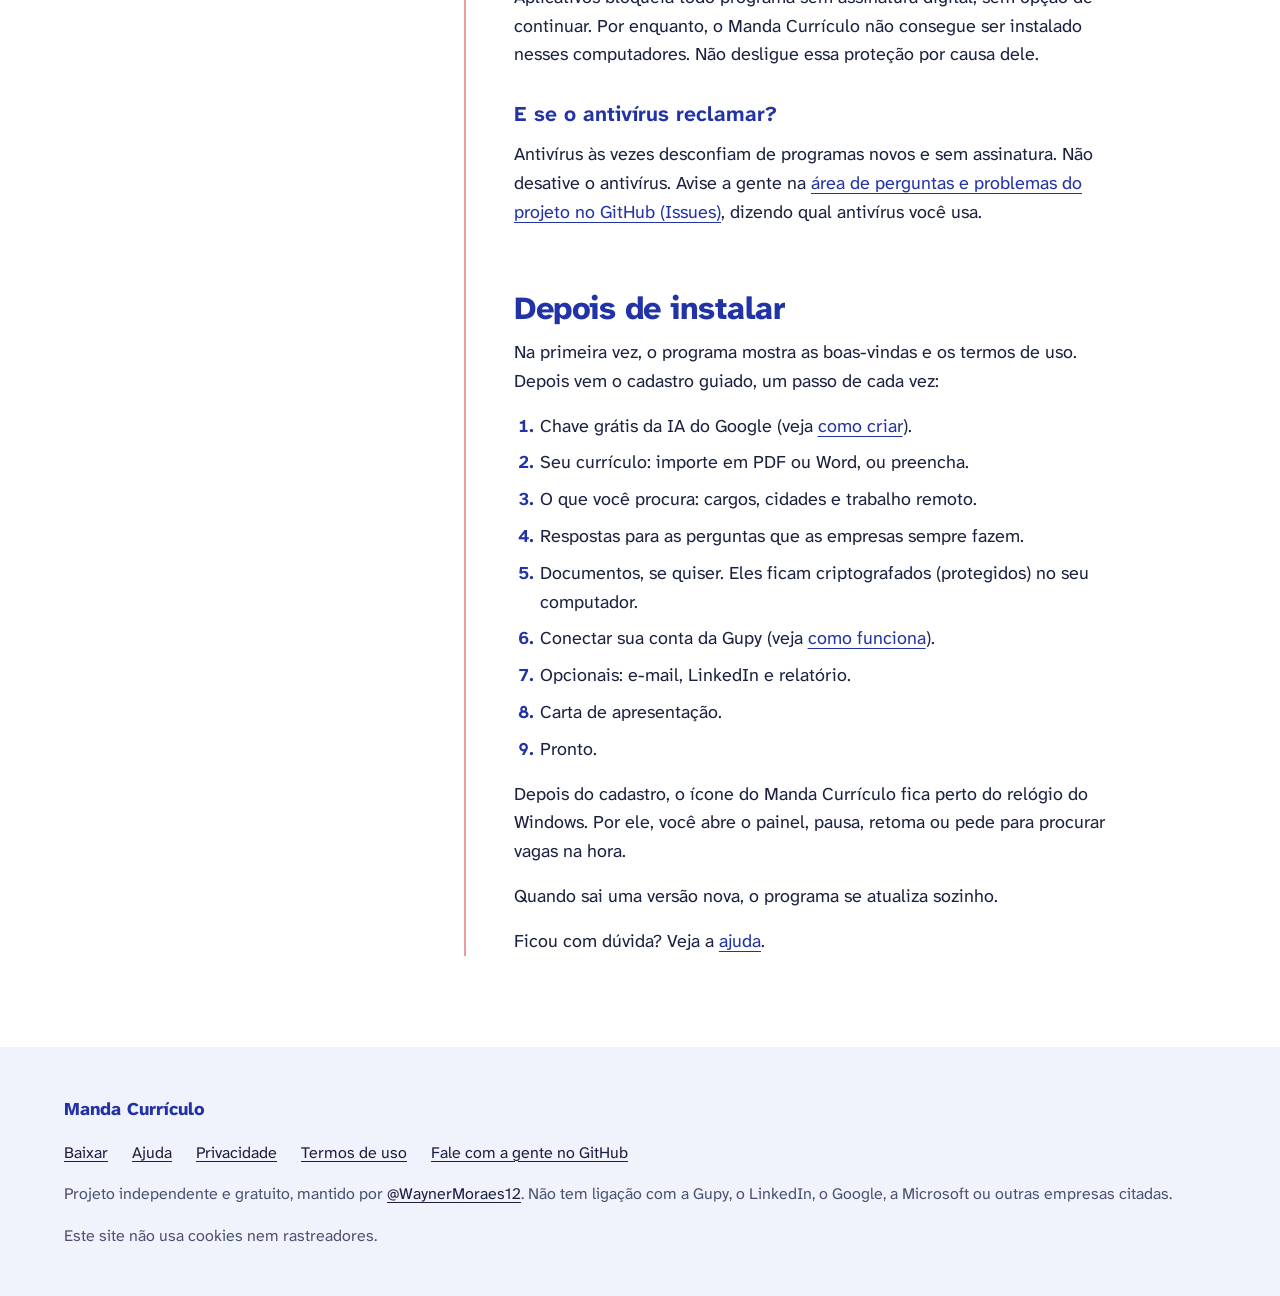
<file: baixar.html>
<!doctype html>
<html lang="pt-BR">
<head>
  <meta charset="utf-8">
  <meta name="viewport" content="width=device-width, initial-scale=1">
  <title>Baixar o Manda Currículo para Windows</title>
  <meta name="description" content="Baixe grátis o Manda Currículo para Windows 10 e 11 e veja o passo a passo da instalação, inclusive o que fazer quando o navegador desconfia do arquivo ou quando aparece o aviso “O Windows protegeu o computador”.">
  <meta name="color-scheme" content="light dark">
  <meta name="theme-color" content="#2133a6" media="(prefers-color-scheme: light)">
  <meta name="theme-color" content="#0f1433" media="(prefers-color-scheme: dark)">
  <link rel="canonical" href="https://waynermoraes12.github.io/manda-curriculo/baixar.html">
  <link rel="icon" href="favicon.svg" type="image/svg+xml">
  <link rel="apple-touch-icon" href="assets/img/icone-180.png">
  <link rel="manifest" href="site.webmanifest">
  <meta property="og:type" content="website">
  <meta property="og:locale" content="pt_BR">
  <meta property="og:site_name" content="Manda Currículo">
  <meta property="og:title" content="Baixar o Manda Currículo para Windows">
  <meta property="og:description" content="Grátis e em versão de teste, para Windows 10 e 11. Trabalha com o computador ligado. Veja o passo a passo da instalação.">
  <meta property="og:url" content="https://waynermoraes12.github.io/manda-curriculo/baixar.html">
  <meta property="og:image" content="https://waynermoraes12.github.io/manda-curriculo/assets/img/og.png">
  <meta property="og:image:width" content="1200">
  <meta property="og:image:height" content="630">
  <meta property="og:image:alt" content="Manda Currículo: o programa que se candidata às vagas por você">
  <meta name="twitter:card" content="summary_large_image">
  <link rel="preload" href="assets/fonts/atkinson-hyperlegible-next-latin.woff2" as="font" type="font/woff2" crossorigin>
  <link rel="stylesheet" href="assets/css/fonts.css">
  <link rel="stylesheet" href="assets/css/tokens.css">
  <link rel="stylesheet" href="assets/css/site.css">
  <script>
    /* Celular ou tablet de verdade (Android, iPhone, iPad): mostra o aviso "Está no celular?".
       Roda antes de desenhar a página, para o aviso não empurrar o botão depois. */
    (function (n) {
      var d = n.userAgentData, u = n.userAgent || "";
      if ((d && d.mobile) || /Android|iPhone|iPad|iPod/i.test(u) || (/Macintosh/.test(u) && n.maxTouchPoints > 1)) {
        document.documentElement.className += " celular";
      }
    })(navigator);
  </script>
  <script src="assets/js/site.js" defer></script>
</head>
<body>
  <a class="pular" href="#conteudo">Pular para o conteúdo</a>

  <header class="topo">
    <div class="dentro topo-dentro">
      <a class="marca" href="./" aria-label="Manda Currículo, página inicial">
        <svg class="marca-simbolo" viewBox="0 0 64 64" aria-hidden="true" focusable="false">
          <rect width="64" height="64" rx="15" fill="#2133a6"/>
          <path d="M19 9h18.5L49 20.5V52a3 3 0 0 1-3 3H19a3 3 0 0 1-3-3V12a3 3 0 0 1 3-3z" fill="#fff"/>
          <path d="M37.5 9v8.5a3 3 0 0 0 3 3H49z" fill="#c9d1f5"/>
          <path d="M21.5 22.5h11M21.5 29h20" stroke="#c9d1f5" stroke-width="3" stroke-linecap="round"/>
          <path d="M19.5 39.8c8.6-1.9 17.2-2.5 26.6-1.7l-.6 8.6c-9-.8-17.3-.1-25.4 1.8z" fill="#ffe04b"/>
          <path d="M23.4 41.6l5.4 5.6L41.6 32" fill="none" stroke="#2133a6" stroke-width="4.6" stroke-linecap="round" stroke-linejoin="round"/>
        </svg>
        <span>Manda Currículo</span>
      </a>
      <nav class="menu" aria-label="Principal">
        <ul>
          <li><a href="./#como-funciona">Como funciona</a></li>
          <li><a href="ajuda.html">Ajuda</a></li>
          <li><a href="baixar.html" aria-current="page">Baixar</a></li>
        </ul>
      </nav>
    </div>
  </header>

  <main id="conteudo">
    <div class="dentro pagina-topo">
      <h1>Baixar o Manda Currículo</h1>
      <p class="abertura">Grátis, para computador com Windows 10 ou 11. Esta é a versão de teste (beta): pode ter falhas, que vão sendo corrigidas com a ajuda de quem usa.</p>
    </div>

    <div class="dentro conteudo folha-interna folha-interna-larga">
      <div class="baixar margem-notas" data-baixar>
        <p class="baixar-celular">Está no celular? O Manda Currículo só funciona em computador com Windows: abra este site no computador para baixar. <button type="button" class="botao-texto" data-compartilhar hidden>Mandar o link para mim</button> <span data-compartilhar-aviso role="status"></span></p>
        <div class="marcado">
          <a class="botao botao-principal" href="https://github.com/WaynerMoraes12/manda-curriculo/releases/latest/download/MandaCurriculo-win-Setup.exe" data-baixar-link>
            <svg class="botao-icone" viewBox="0 0 24 24" aria-hidden="true" focusable="false"><path d="M12 3.5v11m0 0L7.5 10M12 14.5l4.5-4.5M4.5 15.5v3a2 2 0 0 0 2 2h11a2 2 0 0 0 2-2v-3"/></svg>
            <span data-baixar-rotulo>Baixar grátis para Windows</span>
          </a>
        </div>
        <p class="baixar-info">O arquivo se chama MandaCurriculo-win-Setup.exe. A instalação não pede senha de administrador.</p>
        <p class="baixar-versao" data-baixar-versao hidden></p>
        <p class="baixar-reserva" data-baixar-reserva>Se o download não começar, abra a <a href="https://github.com/WaynerMoraes12/manda-curriculo/releases">página de versões</a> e clique em <strong>MandaCurriculo-win-Setup.exe</strong>.</p>
        <p class="baixar-depois" data-baixar-depois hidden>O download começou. Quando terminar, siga os passos de <a href="#instalar">Como instalar</a>, nesta página.</p>
      </div>

      <div class="prosa">
        <h2 id="requisitos">Antes de baixar, confira</h2>
        <ul class="lista-vistos" role="list">
          <li>Computador com Windows 10 ou 11, fora do <a href="#sem-executar">modo S</a>. Ainda não funciona em celular, Mac ou Linux.</li>
          <li>Internet e o computador ligado durante o dia, sem entrar em suspensão (modo de descanso): o programa só trabalha com ele acordado. A <a href="ajuda.html#suspensao">ajuda</a> mostra como evitar a suspensão.</li>
          <li>Uma conta de candidato na Gupy. Criar é grátis.</li>
          <li>Uma conta do Google, para criar a chave grátis da IA. A <a href="ajuda.html#chave-ia">ajuda</a> mostra como.</li>
          <li>Ter 18 anos ou mais.</li>
        </ul>

        <h2 id="instalar">Como instalar</h2>
        <ol class="etapas" role="list">
          <li class="etapa">
            <span class="passo-num">1<svg viewBox="0 0 100 100" aria-hidden="true" focusable="false"><path d="M71 13C53 3 24 8 12 30 2 50 10 79 34 89c23 9 53 1 60-24 6-21-4-44-27-53-9-3-18-3-26-1"/></svg></span>
            <div class="etapa-corpo">
              <h3 id="navegador">Se o navegador desconfiar do arquivo, escolha “Manter”</h3>
              <p>Como o programa é novo e pouca gente baixou, o navegador pode segurar o download e mostrar um aviso. Isso não quer dizer que ele achou vírus no arquivo.</p>
              <p>No Edge, o navegador que vem no Windows, a lista de downloads mostra que o arquivo “normalmente não é baixado”. Clique nos três pontinhos (…) ao lado do aviso e escolha “Manter”.</p>
              <figure class="figura">
                <picture>
                  <source media="(max-width: 30rem)" srcset="assets/img/edge-1-celular.svg" width="360" height="460">
                  <img src="assets/img/edge-1.svg" width="640" height="400" alt="Desenho da lista de downloads do Edge com o arquivo MandaCurriculo-win-Setup.exe e o aviso “normalmente não é baixado”. O botão de três pontinhos ao lado do aviso está circulado e marcado com o número 1. No menu aberto, a opção “Manter” está grifada em amarelo, circulada e marcada com o número 2.">
                </picture>
                <figcaption>Desenho simplificado da lista de downloads do Edge. No seu computador, ela pode ser um pouco diferente.</figcaption>
              </figure>
              <p>Vai abrir uma janela que começa com “Verifique se você confia”. Clique em “Mostrar mais” e depois em “Manter mesmo assim”.</p>
              <figure class="figura">
                <picture>
                  <source media="(max-width: 30rem)" srcset="assets/img/edge-2-celular.svg" width="360" height="500">
                  <img src="assets/img/edge-2.svg" width="640" height="400" alt="Desenho da janela “Verifique se você confia MandaCurriculo-win-Setup.exe antes de abrir”. O link “Mostrar mais” está marcado com o número 1. Na lista que se abre, a opção “Manter mesmo assim” está grifada em amarelo, circulada e marcada com o número 2.">
                </picture>
                <figcaption>Só escolha “Manter mesmo assim” se o arquivo for o MandaCurriculo-win-Setup.exe baixado deste site.</figcaption>
              </figure>
              <p>No Chrome, o aviso aparece como “Download suspeito bloqueado”, na lista de downloads, no canto de cima. Clique nele e escolha “Baixar o arquivo suspeito”.</p>
              <p>Isso libera só este arquivo. Não desligue a proteção do navegador.</p>
            </div>
          </li>
          <li class="etapa">
            <span class="passo-num">2<svg viewBox="0 0 100 100" aria-hidden="true" focusable="false"><path d="M29 12C51 2 81 9 91 33c9 22-2 49-26 57-23 8-51-1-58-25C1 43 13 18 36 10c8-3 16-3 24-2"/></svg></span>
            <div class="etapa-corpo">
              <h3>Abra o arquivo baixado</h3>
              <p>Ele se chama <strong>MandaCurriculo-win-Setup.exe</strong> e costuma ficar na pasta Downloads. Você também pode abrir direto pela lista de downloads do navegador.</p>
            </div>
          </li>
          <li class="etapa">
            <span class="passo-num">3<svg viewBox="0 0 100 100" aria-hidden="true" focusable="false"><path d="M64 10C42 4 15 14 9 37c-6 22 7 47 31 53 24 6 50-6 54-30 4-23-11-45-35-50-9-2-17-1-25 2"/></svg></span>
            <div class="etapa-corpo">
              <h3>Se aparecer o aviso azul, clique em “Mais informações”</h3>
              <p>O aviso diz “O Windows protegeu o computador”. Ele aparece porque o programa é novo e ainda não tem assinatura digital. O link “Mais informações” fica logo abaixo do texto.</p>
              <figure class="figura">
                <picture>
                  <source media="(max-width: 30rem)" srcset="assets/img/smartscreen-1-celular.svg" width="360" height="440">
                  <img src="assets/img/smartscreen-1.svg" width="640" height="400" alt="Desenho do aviso azul do Windows com o título “O Windows protegeu o computador”. Abaixo do texto, o link “Mais informações” está circulado em amarelo. No canto, o botão “Não executar”.">
                </picture>
                <figcaption>Desenho simplificado do aviso. No seu computador, ele pode ser um pouco diferente.</figcaption>
              </figure>
            </div>
          </li>
          <li class="etapa">
            <span class="passo-num">4<svg viewBox="0 0 100 100" aria-hidden="true" focusable="false"><path d="M70 14C50 2 20 9 10 33 1 55 13 81 37 89c25 8 52-4 57-28 5-22-10-44-33-50-8-2-16-2-24 0"/></svg></span>
            <div class="etapa-corpo">
              <h3>Confira o nome e clique em “Executar assim mesmo”</h3>
              <p>Confira se o aplicativo é o <strong>MandaCurriculo-win-Setup.exe</strong>. Em “Fornecedor” vai aparecer “Fornecedor desconhecido”, o que é normal para programas sem assinatura digital.</p>
              <figure class="figura">
                <picture>
                  <source media="(max-width: 30rem)" srcset="assets/img/smartscreen-2-celular.svg" width="360" height="520">
                  <img src="assets/img/smartscreen-2.svg" width="640" height="400" alt="Desenho do mesmo aviso depois de clicar em “Mais informações”: mostra Aplicativo MandaCurriculo-win-Setup.exe e Fornecedor desconhecido. O botão “Executar assim mesmo” está circulado em amarelo; o outro botão é “Não executar”.">
                </picture>
                <figcaption>Só clique em “Executar assim mesmo” se o nome do arquivo for esse.</figcaption>
              </figure>
            </div>
          </li>
          <li class="etapa">
            <span class="passo-num">5<svg viewBox="0 0 100 100" aria-hidden="true" focusable="false"><path d="M33 11C55 3 84 13 92 37c7 22-5 47-29 54-24 7-50-4-56-28C1 40 15 16 39 9c8-2 16-2 23 0"/></svg></span>
            <div class="etapa-corpo">
              <h3>Espere terminar e abra o programa</h3>
              <p>A instalação é rápida e não pede senha de administrador. Se o Manda Currículo não abrir sozinho, procure por ele no menu Iniciar. Na primeira vez, ele começa um cadastro guiado.</p>
            </div>
          </li>
        </ol>

        <h2 id="aviso">Por que o Windows mostra esse aviso?</h2>
        <p>O Windows e o navegador avisam quando um programa é novo, foi baixado por pouca gente e não tem assinatura digital, um certificado pago que identifica quem publicou o programa. Nesta versão de teste, gratuita, o Manda Currículo ainda não tem esse certificado. Por isso o aviso do Windows fala em “Fornecedor desconhecido”.</p>
        <p>Escolher “Manter” no navegador e clicar em “Executar assim mesmo” no Windows libera só este arquivo. <strong>Não desligue a proteção do Windows, a do navegador nem o antivírus.</strong></p>
        <p>Para baixar com segurança:</p>
        <ul>
          <li>Baixe só por este site ou pela <a href="https://github.com/WaynerMoraes12/manda-curriculo/releases">página de versões do projeto no GitHub</a>. Na página de versões, abra a lista de arquivos (<span lang="en">Assets</span>) da versão mais recente e clique em <strong>MandaCurriculo-win-Setup.exe</strong>. Os outros arquivos da lista são usados pelo programa para se atualizar.</li>
          <li>Confira se o arquivo se chama MandaCurriculo-win-Setup.exe.</li>
          <li>Desconfie de qualquer outro site que ofereça o programa, principalmente se pedir pagamento ou dados seus. O Manda Currículo é gratuito.</li>
        </ul>

        <h3 id="sem-executar">E se não aparecer “Executar assim mesmo”?</h3>
        <p>Alguns computadores, principalmente notebooks mais baratos, vêm com o Windows no modo S. Nesse modo, o Windows só abre aplicativos da Microsoft Store e o Manda Currículo não instala: aparece um aviso dizendo que esse modo do Windows só executa aplicativos verificados da Microsoft Store. Para saber se o seu está no modo S, abra Configurações › Sistema › Sobre e veja a edição do Windows. Sair do modo S é grátis, mas não tem volta: decida com calma e não faça isso só por causa do Manda Currículo.</p>
        <p>Em alguns computadores com Windows 11, o Controle Inteligente de Aplicativos bloqueia todo programa sem assinatura digital, sem opção de continuar. Por enquanto, o Manda Currículo não consegue ser instalado nesses computadores. Não desligue essa proteção por causa dele.</p>

        <h3>E se o antivírus reclamar?</h3>
        <p>Antivírus às vezes desconfiam de programas novos e sem assinatura. Não desative o antivírus. Avise a gente na <a href="https://github.com/WaynerMoraes12/manda-curriculo/issues">área de perguntas e problemas do projeto no GitHub (<span lang="en">Issues</span>)</a>, dizendo qual antivírus você usa.</p>

        <h2 id="depois">Depois de instalar</h2>
        <p>Na primeira vez, o programa mostra as boas-vindas e os termos de uso. Depois vem o cadastro guiado, um passo de cada vez:</p>
        <ol class="lista-cadastro">
          <li>Chave grátis da IA do Google (veja <a href="ajuda.html#chave-ia">como criar</a>).</li>
          <li>Seu currículo: importe em PDF ou Word, ou preencha.</li>
          <li>O que você procura: cargos, cidades e trabalho remoto.</li>
          <li>Respostas para as perguntas que as empresas sempre fazem.</li>
          <li>Documentos, se quiser. Eles ficam criptografados (protegidos) no seu computador.</li>
          <li>Conectar sua conta da Gupy (veja <a href="ajuda.html#gupy">como funciona</a>).</li>
          <li>Opcionais: e-mail, LinkedIn e relatório.</li>
          <li>Carta de apresentação.</li>
          <li>Pronto.</li>
        </ol>
        <p>Depois do cadastro, o ícone do Manda Currículo fica perto do relógio do Windows. Por ele, você abre o painel, pausa, retoma ou pede para procurar vagas na hora.</p>
        <p>Quando sai uma versão nova, o programa se atualiza sozinho.</p>
        <p>Ficou com dúvida? Veja a <a href="ajuda.html">ajuda</a>.</p>
      </div>
    </div>
  </main>

  <footer class="rodape">
    <div class="dentro rodape-dentro">
      <p class="rodape-marca">Manda Currículo</p>
      <nav aria-label="Rodapé">
        <ul>
          <li><a href="baixar.html" aria-current="page">Baixar</a></li>
          <li><a href="ajuda.html">Ajuda</a></li>
          <li><a href="privacidade.html">Privacidade</a></li>
          <li><a href="termos.html">Termos de uso</a></li>
          <li><a href="https://github.com/WaynerMoraes12/manda-curriculo/issues">Fale com a gente no GitHub</a></li>
        </ul>
      </nav>
      <p>Projeto independente e gratuito, mantido por <a href="https://github.com/WaynerMoraes12">@WaynerMoraes12</a>. Não tem ligação com a Gupy, o LinkedIn, o Google, a Microsoft ou outras empresas citadas.</p>
      <p>Este site não usa cookies nem rastreadores.</p>
    </div>
  </footer>
</body>
</html>
</file>
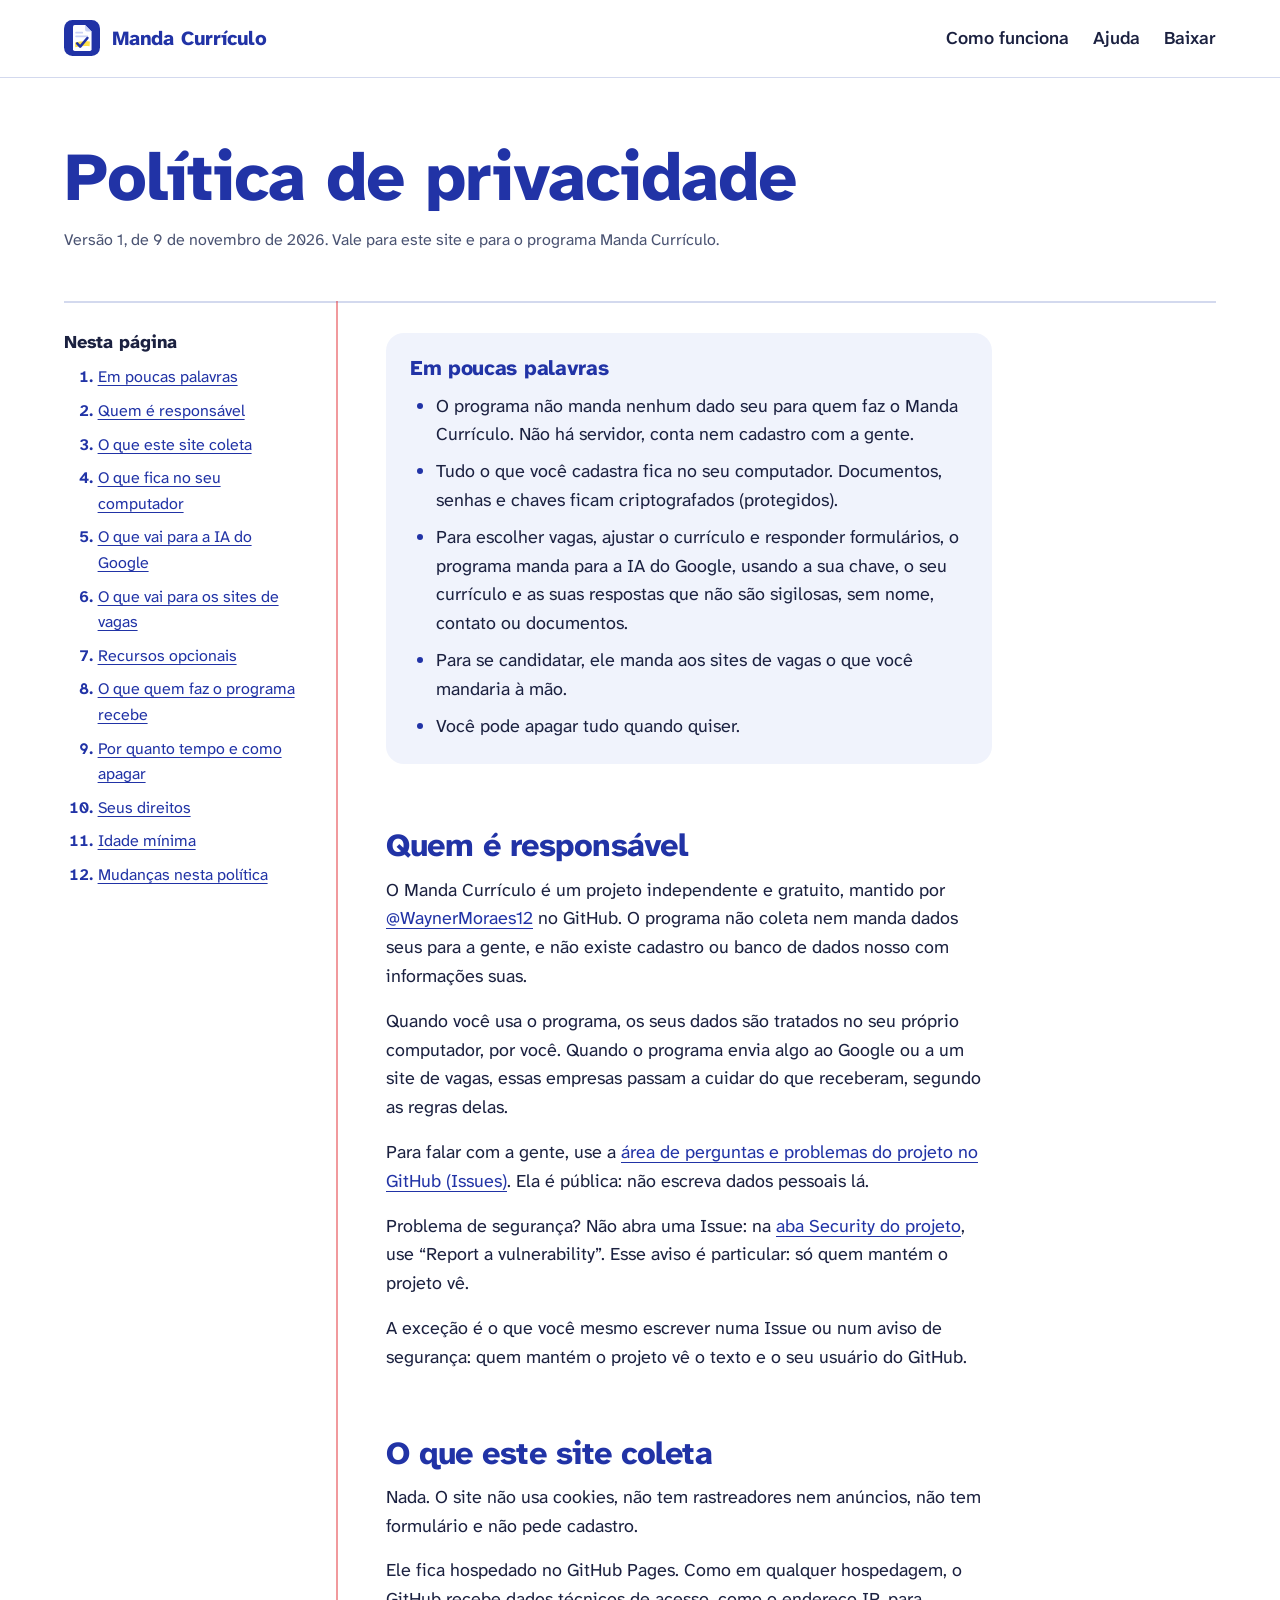
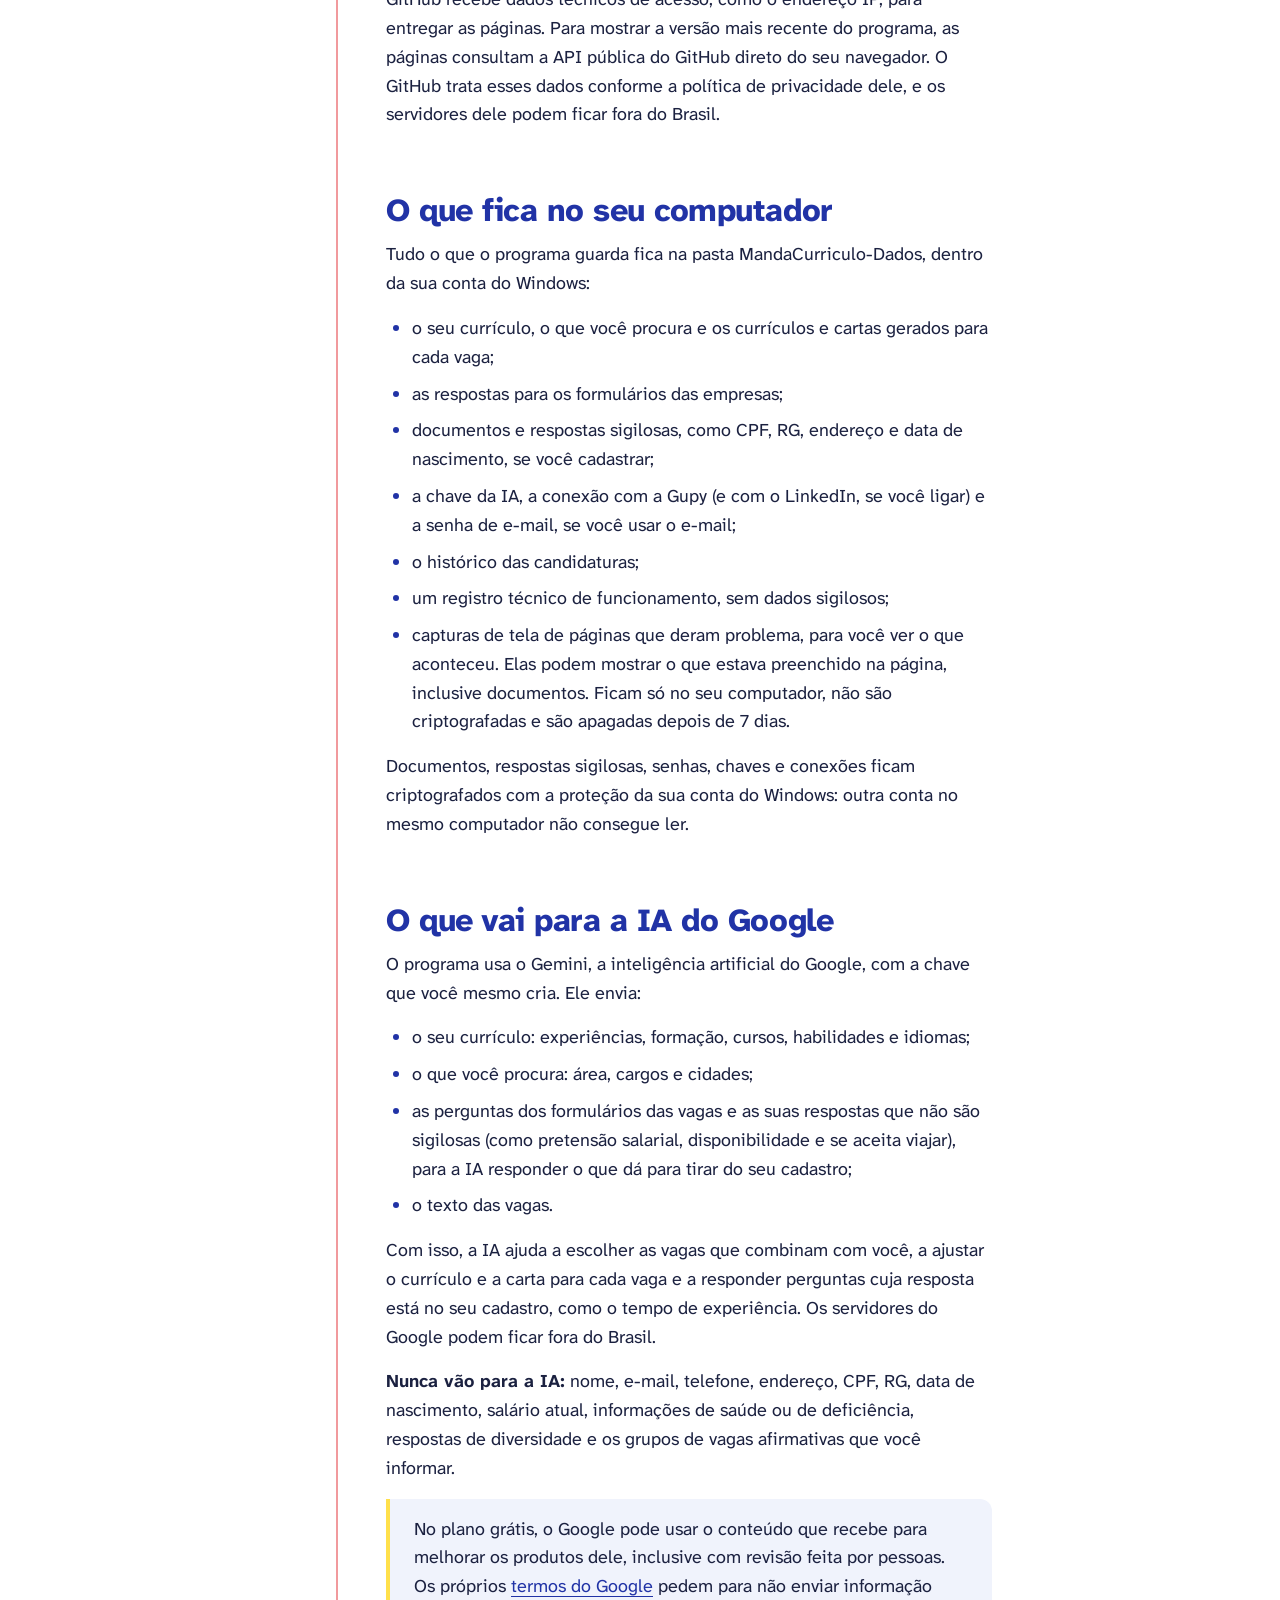
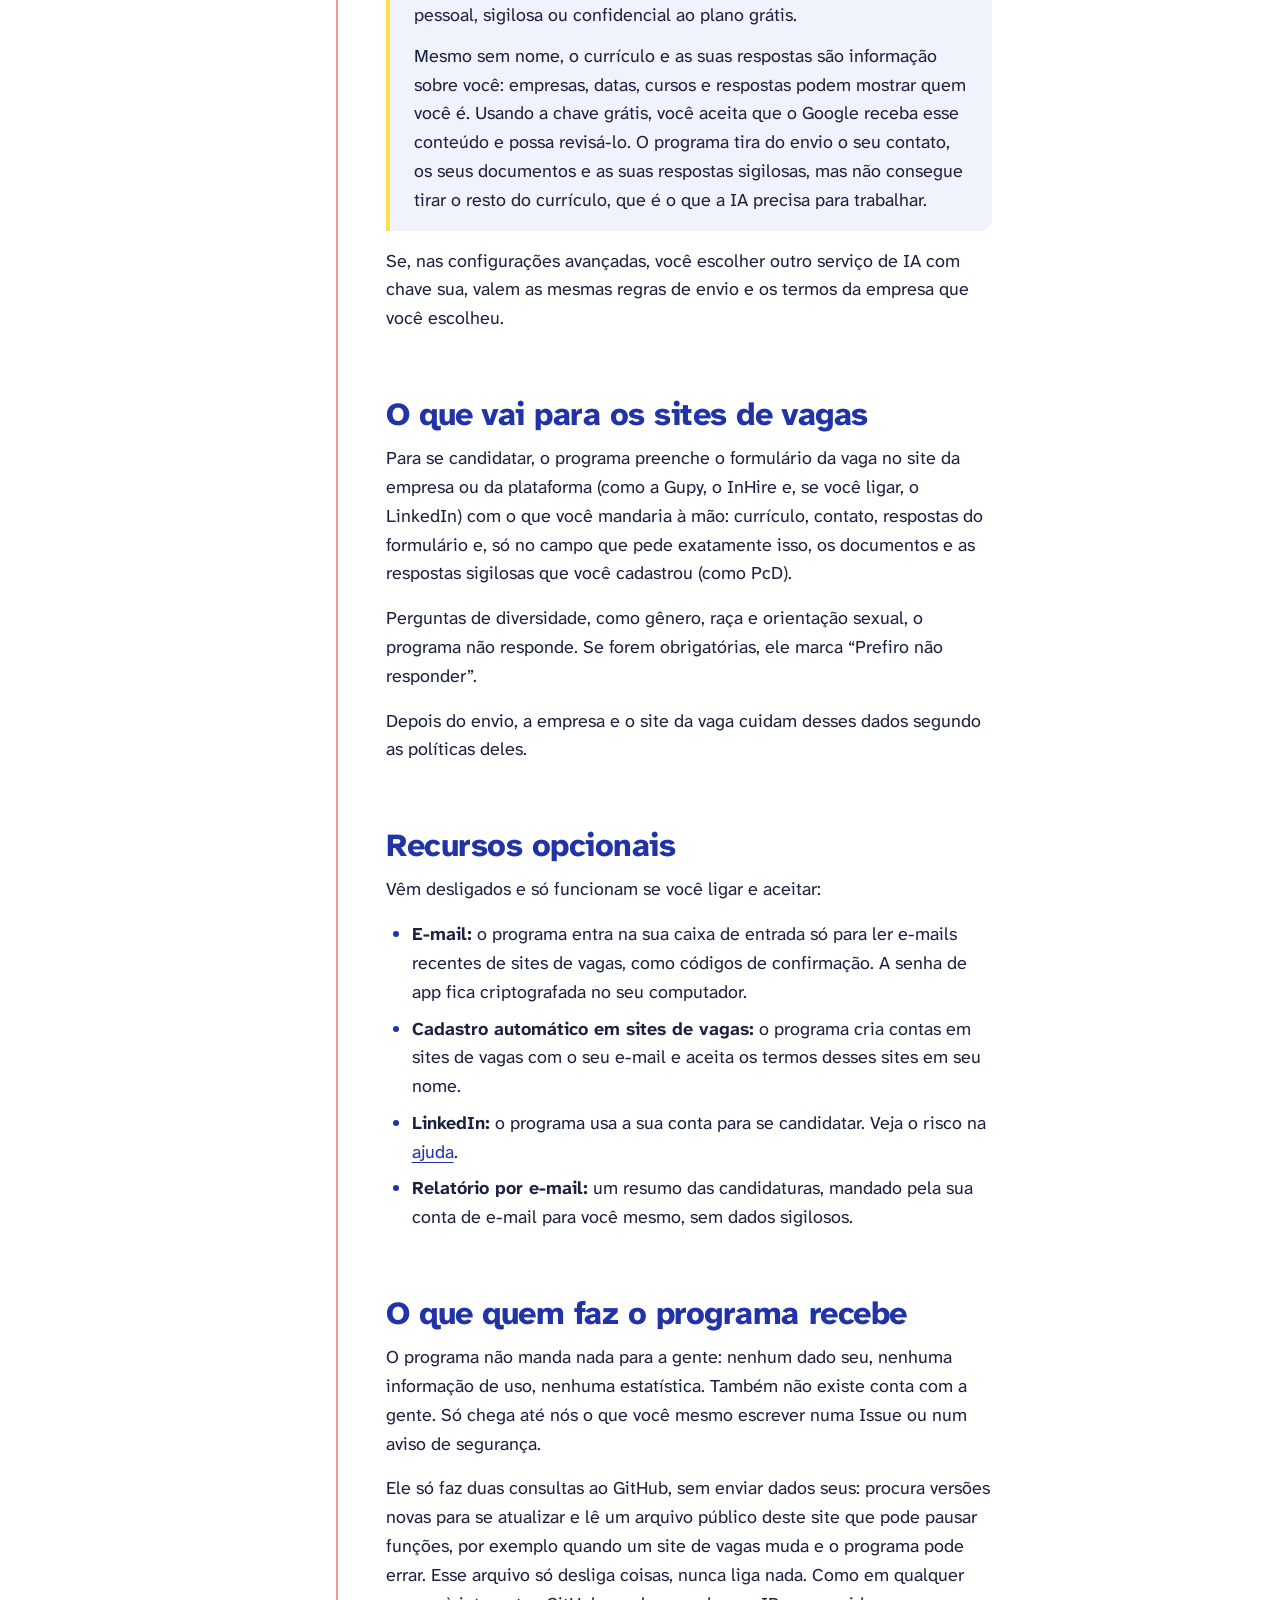
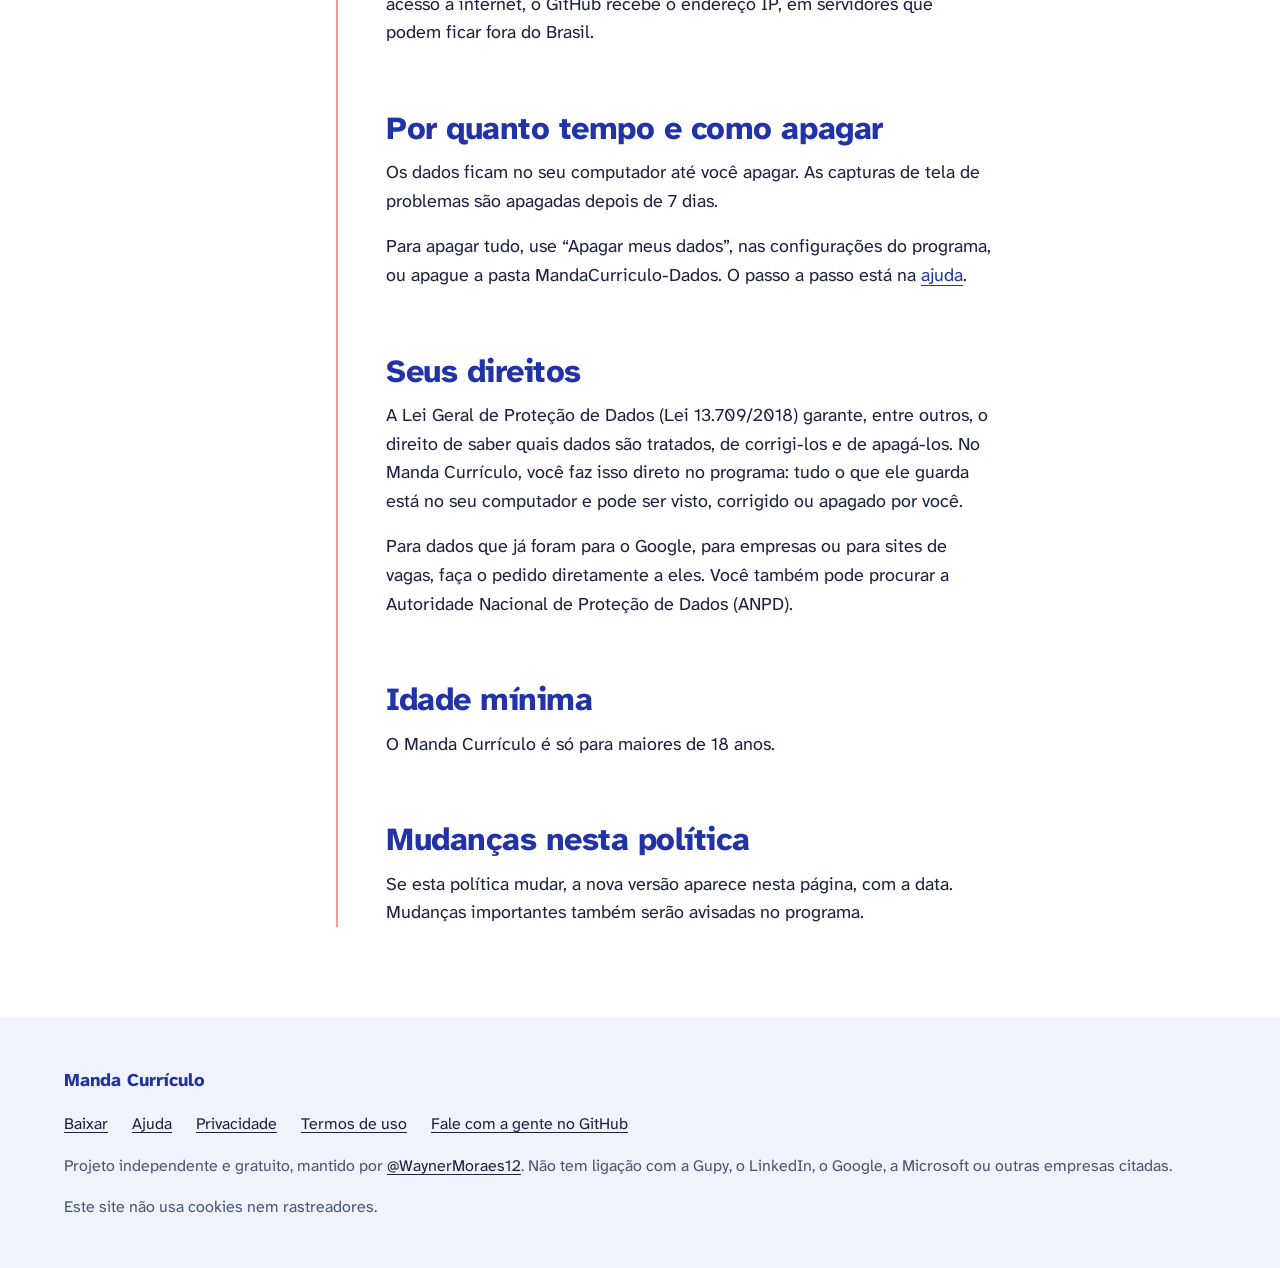
<file: privacidade.html>
<!doctype html>
<html lang="pt-BR">
<head>
  <meta charset="utf-8">
  <meta name="viewport" content="width=device-width, initial-scale=1">
  <title>Política de privacidade do Manda Currículo</title>
  <meta name="description" content="Como o Manda Currículo trata seus dados: tudo fica no seu computador, o programa não manda nada para quem o faz, a IA do Google recebe o currículo e as respostas que não são sigilosas, sem nome, contato ou documentos, e você pode apagar tudo.">
  <meta name="color-scheme" content="light dark">
  <meta name="theme-color" content="#2133a6" media="(prefers-color-scheme: light)">
  <meta name="theme-color" content="#0f1433" media="(prefers-color-scheme: dark)">
  <link rel="canonical" href="https://waynermoraes12.github.io/manda-curriculo/privacidade.html">
  <link rel="icon" href="favicon.svg" type="image/svg+xml">
  <link rel="apple-touch-icon" href="assets/img/icone-180.png">
  <link rel="manifest" href="site.webmanifest">
  <meta property="og:type" content="website">
  <meta property="og:locale" content="pt_BR">
  <meta property="og:site_name" content="Manda Currículo">
  <meta property="og:title" content="Política de privacidade do Manda Currículo">
  <meta property="og:description" content="Tudo fica no seu computador. O programa não manda nenhum dado seu para quem o faz.">
  <meta property="og:url" content="https://waynermoraes12.github.io/manda-curriculo/privacidade.html">
  <meta property="og:image" content="https://waynermoraes12.github.io/manda-curriculo/assets/img/og.png">
  <meta property="og:image:width" content="1200">
  <meta property="og:image:height" content="630">
  <meta property="og:image:alt" content="Manda Currículo: o programa que se candidata às vagas por você">
  <meta name="twitter:card" content="summary_large_image">
  <link rel="preload" href="assets/fonts/atkinson-hyperlegible-next-latin.woff2" as="font" type="font/woff2" crossorigin>
  <link rel="stylesheet" href="assets/css/fonts.css">
  <link rel="stylesheet" href="assets/css/tokens.css">
  <link rel="stylesheet" href="assets/css/site.css">
</head>
<body>
  <a class="pular" href="#conteudo">Pular para o conteúdo</a>

  <header class="topo">
    <div class="dentro topo-dentro">
      <a class="marca" href="./" aria-label="Manda Currículo, página inicial">
        <svg class="marca-simbolo" viewBox="0 0 64 64" aria-hidden="true" focusable="false">
          <rect width="64" height="64" rx="15" fill="#2133a6"/>
          <path d="M19 9h18.5L49 20.5V52a3 3 0 0 1-3 3H19a3 3 0 0 1-3-3V12a3 3 0 0 1 3-3z" fill="#fff"/>
          <path d="M37.5 9v8.5a3 3 0 0 0 3 3H49z" fill="#c9d1f5"/>
          <path d="M21.5 22.5h11M21.5 29h20" stroke="#c9d1f5" stroke-width="3" stroke-linecap="round"/>
          <path d="M19.5 39.8c8.6-1.9 17.2-2.5 26.6-1.7l-.6 8.6c-9-.8-17.3-.1-25.4 1.8z" fill="#ffe04b"/>
          <path d="M23.4 41.6l5.4 5.6L41.6 32" fill="none" stroke="#2133a6" stroke-width="4.6" stroke-linecap="round" stroke-linejoin="round"/>
        </svg>
        <span>Manda Currículo</span>
      </a>
      <nav class="menu" aria-label="Principal">
        <ul>
          <li><a href="./#como-funciona">Como funciona</a></li>
          <li><a href="ajuda.html">Ajuda</a></li>
          <li><a href="baixar.html">Baixar</a></li>
        </ul>
      </nav>
    </div>
  </header>

  <main id="conteudo">
    <div class="dentro pagina-topo">
      <h1>Política de privacidade</h1>
      <p class="pagina-meta">Versão 1, de 9 de novembro de 2026. Vale para este site e para o programa Manda Currículo.</p>
    </div>

    <div class="dentro conteudo folha-interna">
      <nav class="indice indice-largo margem-notas" aria-labelledby="titulo-indice">
        <h2 id="titulo-indice">Nesta página</h2>
        <ol>
          <li><a href="#em-poucas-palavras">Em poucas palavras</a></li>
          <li><a href="#responsavel">Quem é responsável</a></li>
          <li><a href="#site">O que este site coleta</a></li>
          <li><a href="#computador">O que fica no seu computador</a></li>
          <li><a href="#ia">O que vai para a IA do Google</a></li>
          <li><a href="#sites-de-vagas">O que vai para os sites de vagas</a></li>
          <li><a href="#opcionais">Recursos opcionais</a></li>
          <li><a href="#desenvolvedor">O que quem faz o programa recebe</a></li>
          <li><a href="#apagar">Por quanto tempo e como apagar</a></li>
          <li><a href="#direitos">Seus direitos</a></li>
          <li><a href="#idade">Idade mínima</a></li>
          <li><a href="#mudancas">Mudanças nesta política</a></li>
        </ol>
      </nav>

      <div class="prosa">
        <section class="resumo" aria-labelledby="em-poucas-palavras">
          <h2 id="em-poucas-palavras">Em poucas palavras</h2>
          <ul>
            <li>O programa não manda nenhum dado seu para quem faz o Manda Currículo. Não há servidor, conta nem cadastro com a gente.</li>
            <li>Tudo o que você cadastra fica no seu computador. Documentos, senhas e chaves ficam criptografados (protegidos).</li>
            <li>Para escolher vagas, ajustar o currículo e responder formulários, o programa manda para a IA do Google, usando a sua chave, o seu currículo e as suas respostas que não são sigilosas, sem nome, contato ou documentos.</li>
            <li>Para se candidatar, ele manda aos sites de vagas o que você mandaria à mão.</li>
            <li>Você pode apagar tudo quando quiser.</li>
          </ul>
        </section>

        <h2 id="responsavel">Quem é responsável</h2>
        <p>O Manda Currículo é um projeto independente e gratuito, mantido por <a href="https://github.com/WaynerMoraes12">@WaynerMoraes12</a> no GitHub. O programa não coleta nem manda dados seus para a gente, e não existe cadastro ou banco de dados nosso com informações suas.</p>
        <p>Quando você usa o programa, os seus dados são tratados no seu próprio computador, por você. Quando o programa envia algo ao Google ou a um site de vagas, essas empresas passam a cuidar do que receberam, segundo as regras delas.</p>
        <p>Para falar com a gente, use a <a href="https://github.com/WaynerMoraes12/manda-curriculo/issues">área de perguntas e problemas do projeto no GitHub (<span lang="en">Issues</span>)</a>. Ela é pública: não escreva dados pessoais lá.</p>
        <p>Problema de segurança? Não abra uma <span lang="en">Issue</span>: na <a href="https://github.com/WaynerMoraes12/manda-curriculo/security">aba <span lang="en">Security</span> do projeto</a>, use “<span lang="en">Report a vulnerability</span>”. Esse aviso é particular: só quem mantém o projeto vê.</p>
        <p>A exceção é o que você mesmo escrever numa <span lang="en">Issue</span> ou num aviso de segurança: quem mantém o projeto vê o texto e o seu usuário do GitHub.</p>

        <h2 id="site">O que este site coleta</h2>
        <p>Nada. O site não usa cookies, não tem rastreadores nem anúncios, não tem formulário e não pede cadastro.</p>
        <p>Ele fica hospedado no GitHub Pages. Como em qualquer hospedagem, o GitHub recebe dados técnicos de acesso, como o endereço IP, para entregar as páginas. Para mostrar a versão mais recente do programa, as páginas consultam a API pública do GitHub direto do seu navegador. O GitHub trata esses dados conforme a política de privacidade dele, e os servidores dele podem ficar fora do Brasil.</p>

        <h2 id="computador">O que fica no seu computador</h2>
        <p>Tudo o que o programa guarda fica na pasta MandaCurriculo-Dados, dentro da sua conta do Windows:</p>
        <ul>
          <li>o seu currículo, o que você procura e os currículos e cartas gerados para cada vaga;</li>
          <li>as respostas para os formulários das empresas;</li>
          <li>documentos e respostas sigilosas, como CPF, RG, endereço e data de nascimento, se você cadastrar;</li>
          <li>a chave da IA, a conexão com a Gupy (e com o LinkedIn, se você ligar) e a senha de e-mail, se você usar o e-mail;</li>
          <li>o histórico das candidaturas;</li>
          <li>um registro técnico de funcionamento, sem dados sigilosos;</li>
          <li>capturas de tela de páginas que deram problema, para você ver o que aconteceu. Elas podem mostrar o que estava preenchido na página, inclusive documentos. Ficam só no seu computador, não são criptografadas e são apagadas depois de 7 dias.</li>
        </ul>
        <p>Documentos, respostas sigilosas, senhas, chaves e conexões ficam criptografados com a proteção da sua conta do Windows: outra conta no mesmo computador não consegue ler.</p>

        <h2 id="ia">O que vai para a IA do Google</h2>
        <p>O programa usa o Gemini, a inteligência artificial do Google, com a chave que você mesmo cria. Ele envia:</p>
        <ul>
          <li>o seu currículo: experiências, formação, cursos, habilidades e idiomas;</li>
          <li>o que você procura: área, cargos e cidades;</li>
          <li>as perguntas dos formulários das vagas e as suas respostas que não são sigilosas (como pretensão salarial, disponibilidade e se aceita viajar), para a IA responder o que dá para tirar do seu cadastro;</li>
          <li>o texto das vagas.</li>
        </ul>
        <p>Com isso, a IA ajuda a escolher as vagas que combinam com você, a ajustar o currículo e a carta para cada vaga e a responder perguntas cuja resposta está no seu cadastro, como o tempo de experiência. Os servidores do Google podem ficar fora do Brasil.</p>
        <p><strong>Nunca vão para a IA:</strong> nome, e-mail, telefone, endereço, CPF, RG, data de nascimento, salário atual, informações de saúde ou de deficiência, respostas de diversidade e os grupos de vagas afirmativas que você informar.</p>
        <div class="aviso">
          <p>No plano grátis, o Google pode usar o conteúdo que recebe para melhorar os produtos dele, inclusive com revisão feita por pessoas. Os próprios <a href="https://aistudio.google.com/docs/terms">termos do Google</a> pedem para não enviar informação pessoal, sigilosa ou confidencial ao plano grátis.</p>
          <p>Mesmo sem nome, o currículo e as suas respostas são informação sobre você: empresas, datas, cursos e respostas podem mostrar quem você é. Usando a chave grátis, você aceita que o Google receba esse conteúdo e possa revisá-lo. O programa tira do envio o seu contato, os seus documentos e as suas respostas sigilosas, mas não consegue tirar o resto do currículo, que é o que a IA precisa para trabalhar.</p>
        </div>
        <p>Se, nas configurações avançadas, você escolher outro serviço de IA com chave sua, valem as mesmas regras de envio e os termos da empresa que você escolheu.</p>

        <h2 id="sites-de-vagas">O que vai para os sites de vagas</h2>
        <p>Para se candidatar, o programa preenche o formulário da vaga no site da empresa ou da plataforma (como a Gupy, o InHire e, se você ligar, o LinkedIn) com o que você mandaria à mão: currículo, contato, respostas do formulário e, só no campo que pede exatamente isso, os documentos e as respostas sigilosas que você cadastrou (como PcD).</p>
        <p>Perguntas de diversidade, como gênero, raça e orientação sexual, o programa não responde. Se forem obrigatórias, ele marca “Prefiro não responder”.</p>
        <p>Depois do envio, a empresa e o site da vaga cuidam desses dados segundo as políticas deles.</p>

        <h2 id="opcionais">Recursos opcionais</h2>
        <p>Vêm desligados e só funcionam se você ligar e aceitar:</p>
        <ul>
          <li><strong>E-mail:</strong> o programa entra na sua caixa de entrada só para ler e-mails recentes de sites de vagas, como códigos de confirmação. A senha de app fica criptografada no seu computador.</li>
          <li><strong>Cadastro automático em sites de vagas:</strong> o programa cria contas em sites de vagas com o seu e-mail e aceita os termos desses sites em seu nome.</li>
          <li><strong>LinkedIn:</strong> o programa usa a sua conta para se candidatar. Veja o risco na <a href="ajuda.html#linkedin">ajuda</a>.</li>
          <li><strong>Relatório por e-mail:</strong> um resumo das candidaturas, mandado pela sua conta de e-mail para você mesmo, sem dados sigilosos.</li>
        </ul>

        <h2 id="desenvolvedor">O que quem faz o programa recebe</h2>
        <p>O programa não manda nada para a gente: nenhum dado seu, nenhuma informação de uso, nenhuma estatística. Também não existe conta com a gente. Só chega até nós o que você mesmo escrever numa <span lang="en">Issue</span> ou num aviso de segurança.</p>
        <p>Ele só faz duas consultas ao GitHub, sem enviar dados seus: procura versões novas para se atualizar e lê um arquivo público deste site que pode pausar funções, por exemplo quando um site de vagas muda e o programa pode errar. Esse arquivo só desliga coisas, nunca liga nada. Como em qualquer acesso à internet, o GitHub recebe o endereço IP, em servidores que podem ficar fora do Brasil.</p>

        <h2 id="apagar">Por quanto tempo e como apagar</h2>
        <p>Os dados ficam no seu computador até você apagar. As capturas de tela de problemas são apagadas depois de 7 dias.</p>
        <p>Para apagar tudo, use “Apagar meus dados”, nas configurações do programa, ou apague a pasta MandaCurriculo-Dados. O passo a passo está na <a href="ajuda.html#desinstalar">ajuda</a>.</p>

        <h2 id="direitos">Seus direitos</h2>
        <p>A Lei Geral de Proteção de Dados (Lei 13.709/2018) garante, entre outros, o direito de saber quais dados são tratados, de corrigi-los e de apagá-los. No Manda Currículo, você faz isso direto no programa: tudo o que ele guarda está no seu computador e pode ser visto, corrigido ou apagado por você.</p>
        <p>Para dados que já foram para o Google, para empresas ou para sites de vagas, faça o pedido diretamente a eles. Você também pode procurar a Autoridade Nacional de Proteção de Dados (ANPD).</p>

        <h2 id="idade">Idade mínima</h2>
        <p>O Manda Currículo é só para maiores de 18 anos.</p>

        <h2 id="mudancas">Mudanças nesta política</h2>
        <p>Se esta política mudar, a nova versão aparece nesta página, com a data. Mudanças importantes também serão avisadas no programa.</p>
      </div>
    </div>
  </main>

  <footer class="rodape">
    <div class="dentro rodape-dentro">
      <p class="rodape-marca">Manda Currículo</p>
      <nav aria-label="Rodapé">
        <ul>
          <li><a href="baixar.html">Baixar</a></li>
          <li><a href="ajuda.html">Ajuda</a></li>
          <li><a href="privacidade.html" aria-current="page">Privacidade</a></li>
          <li><a href="termos.html">Termos de uso</a></li>
          <li><a href="https://github.com/WaynerMoraes12/manda-curriculo/issues">Fale com a gente no GitHub</a></li>
        </ul>
      </nav>
      <p>Projeto independente e gratuito, mantido por <a href="https://github.com/WaynerMoraes12">@WaynerMoraes12</a>. Não tem ligação com a Gupy, o LinkedIn, o Google, a Microsoft ou outras empresas citadas.</p>
      <p>Este site não usa cookies nem rastreadores.</p>
    </div>
  </footer>
</body>
</html>
</file>
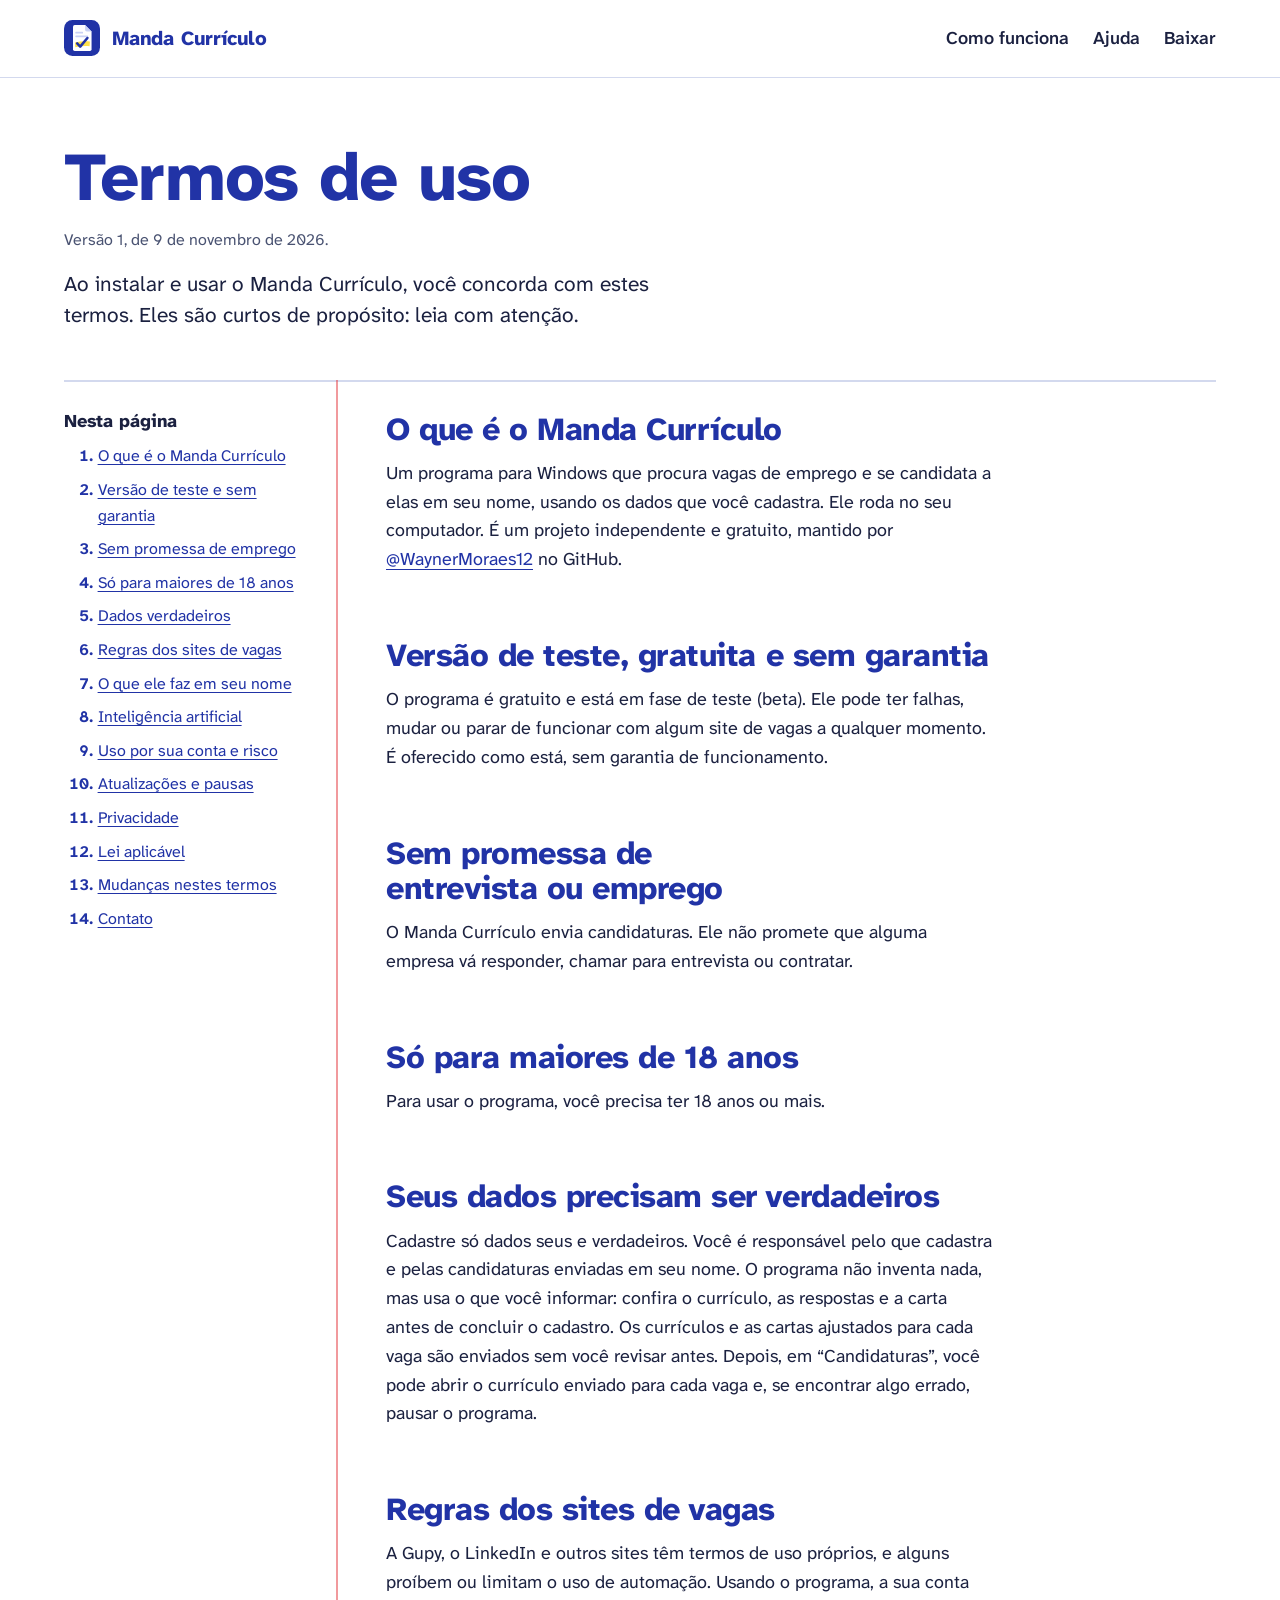
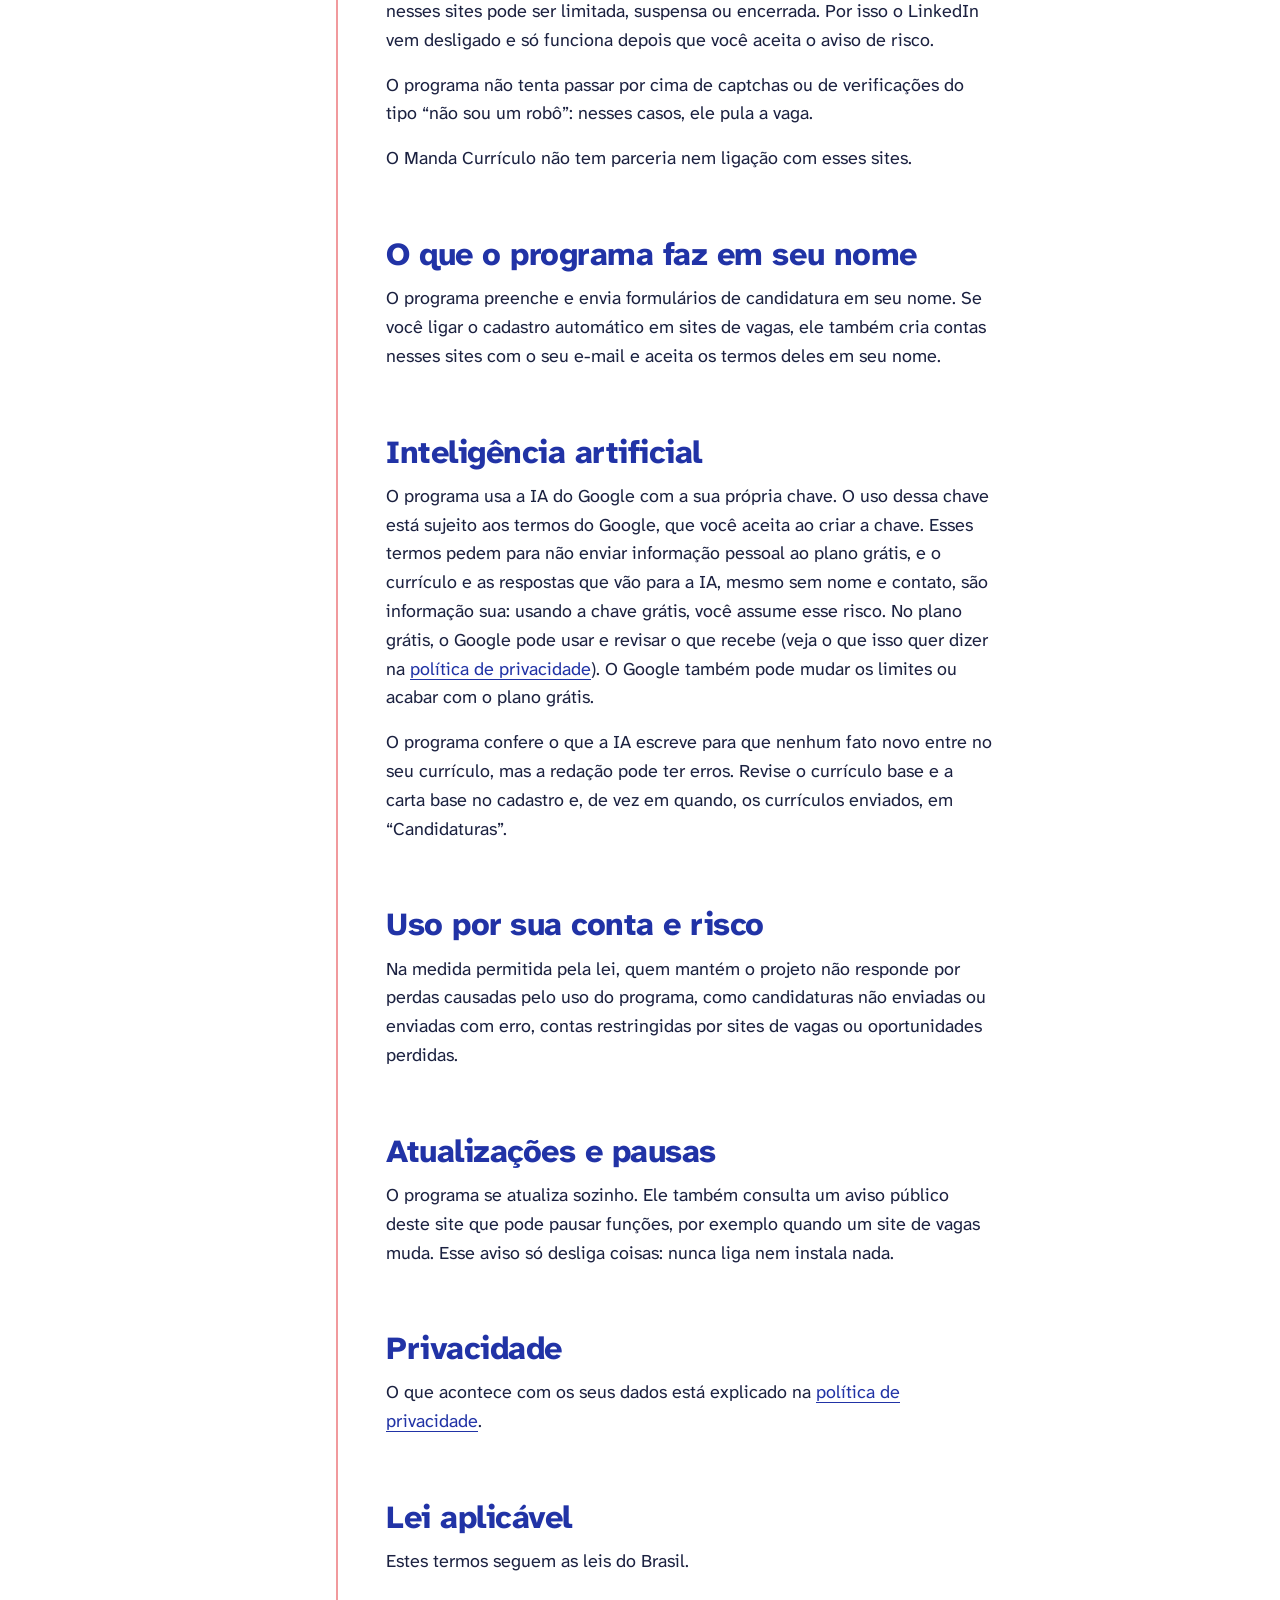
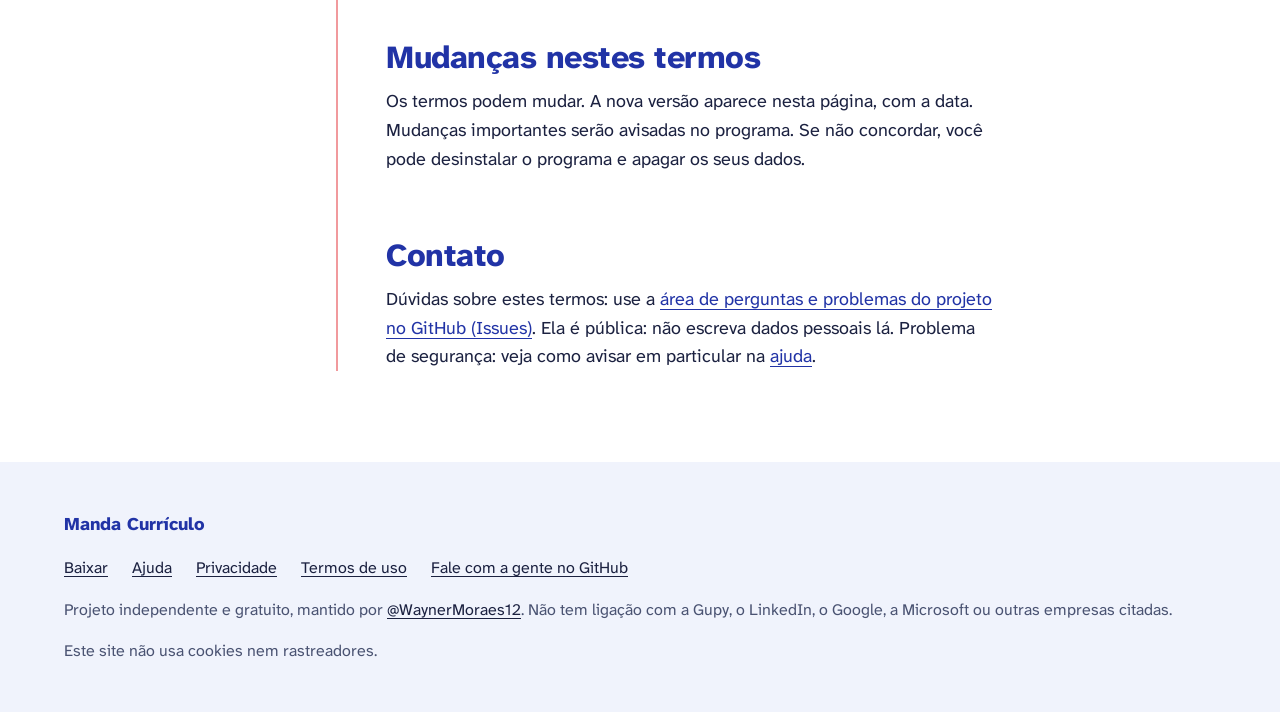
<file: termos.html>
<!doctype html>
<html lang="pt-BR">
<head>
  <meta charset="utf-8">
  <meta name="viewport" content="width=device-width, initial-scale=1">
  <title>Termos de uso do Manda Currículo</title>
  <meta name="description" content="Termos de uso do Manda Currículo: programa gratuito em versão de teste, sem promessa de entrevista ou emprego, só para maiores de 18 anos, com os riscos das regras dos sites de vagas explicados.">
  <meta name="color-scheme" content="light dark">
  <meta name="theme-color" content="#2133a6" media="(prefers-color-scheme: light)">
  <meta name="theme-color" content="#0f1433" media="(prefers-color-scheme: dark)">
  <link rel="canonical" href="https://waynermoraes12.github.io/manda-curriculo/termos.html">
  <link rel="icon" href="favicon.svg" type="image/svg+xml">
  <link rel="apple-touch-icon" href="assets/img/icone-180.png">
  <link rel="manifest" href="site.webmanifest">
  <meta property="og:type" content="website">
  <meta property="og:locale" content="pt_BR">
  <meta property="og:site_name" content="Manda Currículo">
  <meta property="og:title" content="Termos de uso do Manda Currículo">
  <meta property="og:description" content="Gratuito, em versão de teste, sem promessa de entrevista ou emprego.">
  <meta property="og:url" content="https://waynermoraes12.github.io/manda-curriculo/termos.html">
  <meta property="og:image" content="https://waynermoraes12.github.io/manda-curriculo/assets/img/og.png">
  <meta property="og:image:width" content="1200">
  <meta property="og:image:height" content="630">
  <meta property="og:image:alt" content="Manda Currículo: o programa que se candidata às vagas por você">
  <meta name="twitter:card" content="summary_large_image">
  <link rel="preload" href="assets/fonts/atkinson-hyperlegible-next-latin.woff2" as="font" type="font/woff2" crossorigin>
  <link rel="stylesheet" href="assets/css/fonts.css">
  <link rel="stylesheet" href="assets/css/tokens.css">
  <link rel="stylesheet" href="assets/css/site.css">
</head>
<body>
  <a class="pular" href="#conteudo">Pular para o conteúdo</a>

  <header class="topo">
    <div class="dentro topo-dentro">
      <a class="marca" href="./" aria-label="Manda Currículo, página inicial">
        <svg class="marca-simbolo" viewBox="0 0 64 64" aria-hidden="true" focusable="false">
          <rect width="64" height="64" rx="15" fill="#2133a6"/>
          <path d="M19 9h18.5L49 20.5V52a3 3 0 0 1-3 3H19a3 3 0 0 1-3-3V12a3 3 0 0 1 3-3z" fill="#fff"/>
          <path d="M37.5 9v8.5a3 3 0 0 0 3 3H49z" fill="#c9d1f5"/>
          <path d="M21.5 22.5h11M21.5 29h20" stroke="#c9d1f5" stroke-width="3" stroke-linecap="round"/>
          <path d="M19.5 39.8c8.6-1.9 17.2-2.5 26.6-1.7l-.6 8.6c-9-.8-17.3-.1-25.4 1.8z" fill="#ffe04b"/>
          <path d="M23.4 41.6l5.4 5.6L41.6 32" fill="none" stroke="#2133a6" stroke-width="4.6" stroke-linecap="round" stroke-linejoin="round"/>
        </svg>
        <span>Manda Currículo</span>
      </a>
      <nav class="menu" aria-label="Principal">
        <ul>
          <li><a href="./#como-funciona">Como funciona</a></li>
          <li><a href="ajuda.html">Ajuda</a></li>
          <li><a href="baixar.html">Baixar</a></li>
        </ul>
      </nav>
    </div>
  </header>

  <main id="conteudo">
    <div class="dentro pagina-topo">
      <h1>Termos de uso</h1>
      <p class="pagina-meta">Versão 1, de 9 de novembro de 2026.</p>
      <p class="abertura">Ao instalar e usar o Manda Currículo, você concorda com estes termos. Eles são curtos de propósito: leia com atenção.</p>
    </div>

    <div class="dentro conteudo folha-interna">
      <nav class="indice indice-largo margem-notas" aria-labelledby="titulo-indice">
        <h2 id="titulo-indice">Nesta página</h2>
        <ol>
          <li><a href="#o-que-e">O que é o Manda Currículo</a></li>
          <li><a href="#beta">Versão de teste e sem garantia</a></li>
          <li><a href="#emprego">Sem promessa de emprego</a></li>
          <li><a href="#idade">Só para maiores de 18 anos</a></li>
          <li><a href="#veracidade">Dados verdadeiros</a></li>
          <li><a href="#sites-de-vagas">Regras dos sites de vagas</a></li>
          <li><a href="#em-seu-nome">O que ele faz em seu nome</a></li>
          <li><a href="#ia">Inteligência artificial</a></li>
          <li><a href="#risco">Uso por sua conta e risco</a></li>
          <li><a href="#atualizacoes">Atualizações e pausas</a></li>
          <li><a href="#privacidade">Privacidade</a></li>
          <li><a href="#lei">Lei aplicável</a></li>
          <li><a href="#mudancas">Mudanças nestes termos</a></li>
          <li><a href="#contato">Contato</a></li>
        </ol>
      </nav>

      <div class="prosa">
        <h2 id="o-que-e">O que é o Manda Currículo</h2>
        <p>Um programa para Windows que procura vagas de emprego e se candidata a elas em seu nome, usando os dados que você cadastra. Ele roda no seu computador. É um projeto independente e gratuito, mantido por <a href="https://github.com/WaynerMoraes12">@WaynerMoraes12</a> no GitHub.</p>

        <h2 id="beta">Versão de teste, gratuita e sem garantia</h2>
        <p>O programa é gratuito e está em fase de teste (beta). Ele pode ter falhas, mudar ou parar de funcionar com algum site de vagas a qualquer momento. É oferecido como está, sem garantia de funcionamento.</p>

        <h2 id="emprego">Sem promessa de entrevista ou emprego</h2>
        <p>O Manda Currículo envia candidaturas. Ele não promete que alguma empresa vá responder, chamar para entrevista ou contratar.</p>

        <h2 id="idade">Só para maiores de 18 anos</h2>
        <p>Para usar o programa, você precisa ter 18 anos ou mais.</p>

        <h2 id="veracidade">Seus dados precisam ser verdadeiros</h2>
        <p>Cadastre só dados seus e verdadeiros. Você é responsável pelo que cadastra e pelas candidaturas enviadas em seu nome. O programa não inventa nada, mas usa o que você informar: confira o currículo, as respostas e a carta antes de concluir o cadastro. Os currículos e as cartas ajustados para cada vaga são enviados sem você revisar antes. Depois, em “Candidaturas”, você pode abrir o currículo enviado para cada vaga e, se encontrar algo errado, pausar o programa.</p>

        <h2 id="sites-de-vagas">Regras dos sites de vagas</h2>
        <p>A Gupy, o LinkedIn e outros sites têm termos de uso próprios, e alguns proíbem ou limitam o uso de automação. Usando o programa, a sua conta nesses sites pode ser limitada, suspensa ou encerrada. Por isso o LinkedIn vem desligado e só funciona depois que você aceita o aviso de risco.</p>
        <p>O programa não tenta passar por cima de captchas ou de verificações do tipo “não sou um robô”: nesses casos, ele pula a vaga.</p>
        <p>O Manda Currículo não tem parceria nem ligação com esses sites.</p>

        <h2 id="em-seu-nome">O que o programa faz em seu nome</h2>
        <p>O programa preenche e envia formulários de candidatura em seu nome. Se você ligar o cadastro automático em sites de vagas, ele também cria contas nesses sites com o seu e-mail e aceita os termos deles em seu nome.</p>

        <h2 id="ia">Inteligência artificial</h2>
        <p>O programa usa a IA do Google com a sua própria chave. O uso dessa chave está sujeito aos termos do Google, que você aceita ao criar a chave. Esses termos pedem para não enviar informação pessoal ao plano grátis, e o currículo e as respostas que vão para a IA, mesmo sem nome e contato, são informação sua: usando a chave grátis, você assume esse risco. No plano grátis, o Google pode usar e revisar o que recebe (veja o que isso quer dizer na <a href="privacidade.html#ia">política de privacidade</a>). O Google também pode mudar os limites ou acabar com o plano grátis.</p>
        <p>O programa confere o que a IA escreve para que nenhum fato novo entre no seu currículo, mas a redação pode ter erros. Revise o currículo base e a carta base no cadastro e, de vez em quando, os currículos enviados, em “Candidaturas”.</p>

        <h2 id="risco">Uso por sua conta e risco</h2>
        <p>Na medida permitida pela lei, quem mantém o projeto não responde por perdas causadas pelo uso do programa, como candidaturas não enviadas ou enviadas com erro, contas restringidas por sites de vagas ou oportunidades perdidas.</p>

        <h2 id="atualizacoes">Atualizações e pausas</h2>
        <p>O programa se atualiza sozinho. Ele também consulta um aviso público deste site que pode pausar funções, por exemplo quando um site de vagas muda. Esse aviso só desliga coisas: nunca liga nem instala nada.</p>

        <h2 id="privacidade">Privacidade</h2>
        <p>O que acontece com os seus dados está explicado na <a href="privacidade.html">política de privacidade</a>.</p>

        <h2 id="lei">Lei aplicável</h2>
        <p>Estes termos seguem as leis do Brasil.</p>

        <h2 id="mudancas">Mudanças nestes termos</h2>
        <p>Os termos podem mudar. A nova versão aparece nesta página, com a data. Mudanças importantes serão avisadas no programa. Se não concordar, você pode desinstalar o programa e apagar os seus dados.</p>

        <h2 id="contato">Contato</h2>
        <p>Dúvidas sobre estes termos: use a <a href="https://github.com/WaynerMoraes12/manda-curriculo/issues">área de perguntas e problemas do projeto no GitHub (<span lang="en">Issues</span>)</a>. Ela é pública: não escreva dados pessoais lá. Problema de segurança: veja como avisar em particular na <a href="ajuda.html#problemas">ajuda</a>.</p>
      </div>
    </div>
  </main>

  <footer class="rodape">
    <div class="dentro rodape-dentro">
      <p class="rodape-marca">Manda Currículo</p>
      <nav aria-label="Rodapé">
        <ul>
          <li><a href="baixar.html">Baixar</a></li>
          <li><a href="ajuda.html">Ajuda</a></li>
          <li><a href="privacidade.html">Privacidade</a></li>
          <li><a href="termos.html" aria-current="page">Termos de uso</a></li>
          <li><a href="https://github.com/WaynerMoraes12/manda-curriculo/issues">Fale com a gente no GitHub</a></li>
        </ul>
      </nav>
      <p>Projeto independente e gratuito, mantido por <a href="https://github.com/WaynerMoraes12">@WaynerMoraes12</a>. Não tem ligação com a Gupy, o LinkedIn, o Google, a Microsoft ou outras empresas citadas.</p>
      <p>Este site não usa cookies nem rastreadores.</p>
    </div>
  </footer>
</body>
</html>
</file>
<file: assets/css/fonts.css>
/*
  Fonte da marca: Atkinson Hyperlegible Next (variável, pesos 200 a 800),
  criada para leitura fácil, inclusive por quem enxerga pouco.
  Licença SIL Open Font License 1.1: veja ../fonts/OFL.txt.
  Só o subconjunto latino, que cobre todo o português.
  Para usar no painel do programa, copie este arquivo junto com a pasta fonts/.
*/
@font-face {
  font-family: "Atkinson Hyperlegible Next";
  font-style: normal;
  font-weight: 200 800;
  font-display: swap;
  src: url("../fonts/atkinson-hyperlegible-next-latin.woff2") format("woff2");
  unicode-range: U+0000-00FF, U+0131, U+0152-0153, U+02BB-02BC, U+02C6, U+02DA, U+02DC,
    U+0304, U+0308, U+0329, U+2000-206F, U+20AC, U+2122, U+2191, U+2193, U+2212, U+2215,
    U+FEFF, U+FFFD;
}
</file>
<file: assets/css/tokens.css>
/*
  Manda Currículo: tokens de design.
  Usado pelo site e copiado para o painel do programa (app/desktop/ui/tokens.css).

  Autocontido: sem url(), sem @import e sem depender de outro arquivo.
  A fonte da marca (Atkinson Hyperlegible Next) é declarada em fonts.css, que fica
  junto com a pasta fonts/. Sem ela, o texto cai nas fontes do sistema.

  Ideia visual: caneta azul e marca-texto amarelo sobre papel.
  - azul de caneta (--mc-tinta): o que o programa já fez (enviada, links, títulos);
  - amarelo marca-texto (--mc-marca-texto): o que depende da pessoa (responder, baixar);
  - risco (--mc-riscado): o que foi deixado de lado, sempre com o motivo;
  - vermelho (--mc-proibido): o que o programa nunca faz. A margem vermelha
    (--mc-margem) é só enfeite: nunca use como cor de texto.

  Tema: segue o sistema (prefers-color-scheme). Para forçar, use
  <html data-tema="claro"> ou <html data-tema="escuro">.
*/

:root {
  color-scheme: light;

  /* Cores (tema claro) */
  --mc-papel: #ffffff;            /* fundo da página */
  --mc-papel-folha: #ffffff;      /* folhas e caixas sobre o fundo */
  --mc-pauta: #f0f3fc;            /* faixa azulada, como papel pautado */
  --mc-linha: #d3d9ee;            /* bordas e pautas */
  --mc-linha-forte: #aab4d8;      /* bordas de controles */
  --mc-grafite: #1b2140;          /* texto principal */
  --mc-grafite-suave: #4a5372;    /* texto secundário */
  --mc-tinta: #2133a6;            /* azul de caneta */
  --mc-tinta-forte: #18257e;      /* azul ao passar o mouse */
  --mc-tinta-clara: #e3e8fb;      /* fundo de item escolhido */
  --mc-titulo: #2133a6;           /* cor dos títulos */
  --mc-sobre-tinta: #ffffff;      /* texto sobre o azul */
  --mc-marca-texto: #ffe04b;      /* amarelo marca-texto */
  --mc-sobre-marca: #1b2140;      /* texto sobre o amarelo */
  --mc-margem: #e5484d;           /* linha vermelha de margem (decorativa) */
  --mc-proibido: #c0262d;         /* texto em vermelho: o que o programa nunca faz */
  --mc-riscado: #5b6280;          /* vaga pulada */
  --mc-alerta: #8a4b00;           /* texto de alerta */
  --mc-alerta-fundo: #fff4d6;     /* fundo de alerta */
  --mc-foco: #2133a6;             /* anel de foco */
  --mc-faixa-forte: #2133a6;      /* faixa de fechamento */
  --mc-sobre-faixa-forte: #ffffff;

  /* Tipografia */
  --mc-fonte: "Atkinson Hyperlegible Next", "Atkinson Hyperlegible",
    "Segoe UI Variable Text", "Segoe UI", system-ui, -apple-system, Roboto,
    "Helvetica Neue", Arial, sans-serif;
  --mc-peso-normal: 400;
  --mc-peso-medio: 560;
  --mc-peso-forte: 700;
  --mc-peso-titulo: 780;
  --mc-t-mini: 0.9375rem;         /* 15px: notas curtas */
  --mc-t-pequeno: 1rem;           /* 16px */
  --mc-t-corpo: 1.125rem;         /* 18px: texto corrido */
  --mc-t-destaque: 1.3125rem;     /* 21px: texto de abertura */
  --mc-t-h3: 1.3125rem;           /* 21px */
  --mc-t-h2: clamp(1.75rem, 1.25rem + 1.9vw, 2.5rem);
  --mc-t-h1: clamp(2.125rem, 1.2rem + 4.6vw, 4.25rem);
  --mc-entrelinha: 1.6;
  --mc-entrelinha-titulo: 1.1;
  --mc-espacejamento-titulo: -0.015em;
  --mc-medida: 38rem;             /* largura máxima de parágrafo (~70 caracteres) */

  /* Espaços */
  --mc-e-1: 0.25rem;
  --mc-e-2: 0.5rem;
  --mc-e-3: 0.75rem;
  --mc-e-4: 1rem;
  --mc-e-5: 1.5rem;
  --mc-e-6: 2rem;
  --mc-e-7: 3rem;
  --mc-e-8: 4rem;
  --mc-e-9: 6rem;
  --mc-margem-lateral: clamp(1rem, 4vw, 2.5rem);
  --mc-largura: 72rem;

  /* Raios: papel quase reto, botão macio, caixa mais redonda */
  --mc-raio-papel: 4px;
  --mc-raio-botao: 12px;
  --mc-raio-caixa: 18px;
  --mc-raio-pilula: 999px;

  /* Sombras: só para objetos de papel */
  --mc-sombra-folha: 0 1px 2px rgb(27 33 64 / 0.08), 0 22px 44px -22px rgb(27 33 64 / 0.38);
  --mc-sombra-baixa: 0 1px 2px rgb(27 33 64 / 0.12);

  /* Movimento */
  --mc-curva: cubic-bezier(0.2, 0.7, 0.2, 1);
  --mc-dur-rapida: 160ms;
  --mc-dur-traco: 650ms;
}

@media (prefers-color-scheme: dark) {
  :root:not([data-tema="claro"]) {
    color-scheme: dark;
    --mc-papel: #0f1433;
    --mc-papel-folha: #161c42;
    --mc-pauta: #151b3f;
    --mc-linha: #2c3563;
    --mc-linha-forte: #46518a;
    --mc-grafite: #e9ecf8;
    --mc-grafite-suave: #b4bcd9;
    --mc-tinta: #a8b6ff;
    --mc-tinta-forte: #c8d1ff;
    --mc-tinta-clara: #26306a;
    --mc-titulo: #c3cdff;
    --mc-sobre-tinta: #0f1433;
    --mc-marca-texto: #ffe04b;
    --mc-sobre-marca: #1b2140;
    --mc-margem: #ff6b72;
    --mc-proibido: #ff7b81;
    --mc-riscado: #9aa2c2;
    --mc-alerta: #ffd27a;
    --mc-alerta-fundo: #2e2a1a;
    --mc-foco: #ffe04b;
    --mc-faixa-forte: #1b2463;
    --mc-sobre-faixa-forte: #e9ecf8;
    --mc-sombra-folha: 0 1px 2px rgb(0 0 0 / 0.4), 0 22px 44px -22px rgb(0 0 0 / 0.7);
    --mc-sombra-baixa: 0 1px 2px rgb(0 0 0 / 0.4);
  }
}

:root[data-tema="escuro"] {
  color-scheme: dark;
  --mc-papel: #0f1433;
  --mc-papel-folha: #161c42;
  --mc-pauta: #151b3f;
  --mc-linha: #2c3563;
  --mc-linha-forte: #46518a;
  --mc-grafite: #e9ecf8;
  --mc-grafite-suave: #b4bcd9;
  --mc-tinta: #a8b6ff;
  --mc-tinta-forte: #c8d1ff;
  --mc-tinta-clara: #26306a;
  --mc-titulo: #c3cdff;
  --mc-sobre-tinta: #0f1433;
  --mc-marca-texto: #ffe04b;
  --mc-sobre-marca: #1b2140;
  --mc-margem: #ff6b72;
  --mc-proibido: #ff7b81;
  --mc-riscado: #9aa2c2;
  --mc-alerta: #ffd27a;
  --mc-alerta-fundo: #2e2a1a;
  --mc-foco: #ffe04b;
  --mc-faixa-forte: #1b2463;
  --mc-sobre-faixa-forte: #e9ecf8;
  --mc-sombra-folha: 0 1px 2px rgb(0 0 0 / 0.4), 0 22px 44px -22px rgb(0 0 0 / 0.7);
  --mc-sombra-baixa: 0 1px 2px rgb(0 0 0 / 0.4);
}
</file>
<file: assets/css/site.css>
/*
  Manda Currículo: estilos do site.
  Depende de tokens.css (cores, tipografia, espaços) e de fonts.css (fonte da marca).
  CSS simples de propósito: sem aninhamento e sem camadas, para funcionar em
  navegadores antigos de celular.
*/

/* ---------- Base ---------- */

*,
*::before,
*::after {
  box-sizing: border-box;
}

html {
  -webkit-text-size-adjust: 100%;
  text-size-adjust: 100%;
}

@media (prefers-reduced-motion: no-preference) {
  html {
    scroll-behavior: smooth;
  }
}

body {
  display: flex;
  flex-direction: column;
  min-height: 100vh;
  margin: 0;
  background: var(--mc-papel);
  color: var(--mc-grafite);
  font-family: var(--mc-fonte);
  font-size: var(--mc-t-corpo);
  font-weight: var(--mc-peso-normal);
  line-height: var(--mc-entrelinha);
  overflow-wrap: break-word;
}

img {
  display: block;
  max-width: 100%;
  height: auto;
}

h1,
h2,
h3 {
  margin: 0;
  color: var(--mc-titulo);
  font-weight: var(--mc-peso-titulo);
  line-height: var(--mc-entrelinha-titulo);
  letter-spacing: var(--mc-espacejamento-titulo);
  text-wrap: balance;
}

h1 {
  font-size: var(--mc-t-h1);
}

h2 {
  font-size: var(--mc-t-h2);
}

h3 {
  font-size: var(--mc-t-h3);
  font-weight: var(--mc-peso-forte);
  line-height: 1.3;
  letter-spacing: 0;
}

p,
ul,
ol {
  margin: 0;
}

a {
  color: var(--mc-tinta);
  text-decoration-thickness: 0.07em;
  text-underline-offset: 0.2em;
}

a:hover {
  color: var(--mc-tinta-forte);
  text-decoration-thickness: 0.14em;
}

:focus-visible {
  outline: 3px solid var(--mc-foco);
  outline-offset: 3px;
  border-radius: 3px;
}

strong {
  font-weight: var(--mc-peso-forte);
}

[hidden] {
  display: none !important;
}

/* Texto só para leitor de tela: some da tela, mas é lido. */
.so-leitor {
  position: absolute;
  width: 1px;
  height: 1px;
  margin: -1px;
  padding: 0;
  border: 0;
  overflow: hidden;
  clip: rect(0 0 0 0);
  clip-path: inset(50%);
  white-space: nowrap;
}

main {
  flex: 1 0 auto;
}

.pular {
  position: absolute;
  top: -10rem;
  left: var(--mc-e-4);
  z-index: 10;
  padding: var(--mc-e-3) var(--mc-e-4);
  border-radius: var(--mc-raio-botao);
  background: var(--mc-tinta);
  color: var(--mc-sobre-tinta);
  font-weight: var(--mc-peso-forte);
}

.pular:focus {
  top: var(--mc-e-4);
}

.dentro {
  width: 100%;
  max-width: calc(var(--mc-largura) + 2 * var(--mc-margem-lateral));
  margin-inline: auto;
  padding-inline: var(--mc-margem-lateral);
}

/* ---------- Topo ---------- */

.topo {
  border-bottom: 1px solid var(--mc-linha);
}

.topo-dentro {
  display: flex;
  flex-wrap: wrap;
  align-items: center;
  justify-content: space-between;
  gap: var(--mc-e-2) var(--mc-e-5);
  padding-block: var(--mc-e-4);
}

.marca {
  display: inline-flex;
  align-items: center;
  gap: var(--mc-e-3);
  color: var(--mc-titulo);
  font-size: 1.25rem;
  font-weight: var(--mc-peso-titulo);
  letter-spacing: -0.01em;
  line-height: 1;
  text-decoration: none;
}

.marca:hover {
  color: var(--mc-titulo);
}

.marca-simbolo {
  width: 2.25rem;
  height: 2.25rem;
  flex-shrink: 0;
}

.menu ul {
  display: flex;
  flex-wrap: wrap;
  gap: 0 var(--mc-e-5);
  padding: 0;
  list-style: none;
}

.menu a {
  display: inline-block;
  padding-block: var(--mc-e-2);
  color: var(--mc-grafite);
  font-weight: var(--mc-peso-medio);
  text-decoration: none;
}

.menu a:hover,
.menu a[aria-current="page"] {
  color: var(--mc-tinta);
  text-decoration: underline;
  text-decoration-thickness: 0.14em;
}

/* ---------- Botões ---------- */

.botao {
  display: inline-flex;
  align-items: center;
  justify-content: center;
  gap: 0.6em;
  min-height: 3.5rem;
  padding: 0.85rem 1.5rem;
  border: 0;
  border-radius: var(--mc-raio-botao);
  font: inherit;
  font-size: 1.1875rem;
  font-weight: var(--mc-peso-forte);
  line-height: 1.2;
  text-align: center;
  text-decoration: none;
  cursor: pointer;
}

.botao-principal {
  background: var(--botao-fundo, var(--mc-tinta));
  color: var(--botao-texto, var(--mc-sobre-tinta));
  transition: background-color var(--mc-dur-rapida) ease;
}

.botao-principal:hover {
  background: var(--botao-fundo-hover, var(--mc-tinta-forte));
  color: var(--botao-texto, var(--mc-sobre-tinta));
}

.botao-icone {
  width: 1.4em;
  height: 1.4em;
  flex-shrink: 0;
}

.baixar[data-estado="sem-versao"] .botao-icone {
  display: none;
}

.botao-icone path {
  fill: none;
  stroke: currentColor;
  stroke-width: 2.2;
  stroke-linecap: round;
  stroke-linejoin: round;
}

/* O que depende de você leva o amarelo: uma passada de marca-texto atrás do botão. */
.marcado {
  position: relative;
  display: inline-block;
  max-width: 100%;
  isolation: isolate;
}

.marcado::before {
  content: "";
  position: absolute;
  z-index: -1;
  top: 0.7rem;
  right: -0.55rem;
  bottom: -0.5rem;
  left: 0.9rem;
  border-radius: 5px 16px 6px 18px / 14px 6px 16px 8px;
  background: var(--mc-marca-texto);
  transform: rotate(-1.3deg);
  transition: transform var(--mc-dur-rapida) ease;
}

.marcado:hover::before {
  transform: rotate(-0.4deg) translate(0.12rem, 0.08rem);
}

/* Com o foco do teclado, a passada fica clara: o anel de foco (amarelo no tema escuro e na
   faixa azul do fim) passaria por cima dela nas bordas de baixo e da direita e sumiria ali.
   Sem suporte a :has(), fica como antes (o anel continua visível em cima e à esquerda). */
.marcado:has(:focus-visible)::before {
  opacity: 0.3;
}

.botao-texto {
  min-height: 2.75rem;
  padding: 0.25rem 0;
  border: 0;
  background: none;
  color: var(--mc-tinta);
  font: inherit;
  font-weight: var(--mc-peso-forte);
  text-decoration: underline;
  text-decoration-thickness: 0.07em;
  text-underline-offset: 0.2em;
  cursor: pointer;
}

/* ---------- Bloco de download ---------- */

.baixar {
  margin-top: var(--mc-e-6);
}

.baixar-info,
.baixar-versao,
.baixar-reserva {
  max-width: 34rem;
  margin-top: var(--mc-e-4);
  color: var(--mc-grafite-suave);
  font-size: var(--mc-t-pequeno);
}

.baixar-info + .baixar-versao,
.baixar-info + .baixar-reserva,
.baixar-versao + .baixar-reserva {
  margin-top: var(--mc-e-1);
}

.baixar-versao {
  font-variant-numeric: tabular-nums;
}

.baixar-depois {
  max-width: 34rem;
  margin-top: var(--mc-e-4);
  padding: var(--mc-e-3) var(--mc-e-4);
  border-left: 4px solid var(--mc-marca-texto);
  border-radius: 0 var(--mc-raio-botao) var(--mc-raio-botao) 0;
  background: var(--mc-pauta);
  color: var(--mc-grafite);
  font-size: var(--mc-t-pequeno);
}

/* "Está no celular?": só em celular ou tablet de verdade. Quem decide é o script no <head>
   das páginas com download, que põe a classe "celular" no <html> (Android, iPhone, iPad).
   Computador com zoom, janela estreita ou Windows com tela de toque não recebem o aviso, e
   sem JavaScript ele fica escondido. No HTML, o aviso já vem antes do botão: a ordem na tela
   é a mesma do teclado e do leitor de tela. */
.baixar-celular {
  display: none;
  max-width: 34rem;
  margin-bottom: var(--mc-e-5);
  color: var(--mc-grafite);
  font-size: var(--mc-t-pequeno);
}

.celular .baixar-celular {
  display: block;
}

/* ---------- Herói ---------- */

.heroi {
  padding-block: clamp(2.25rem, 1.5rem + 3vw, 4.5rem) clamp(3.5rem, 2.5rem + 4vw, 6.5rem);
}

.heroi-grade {
  display: grid;
  gap: clamp(3rem, 2rem + 3vw, 4.5rem);
  align-items: start;
}

@media (min-width: 64rem) {
  .heroi-grade {
    grid-template-columns: minmax(0, 1.05fr) minmax(0, 0.95fr);
    align-items: center;
  }
}

.heroi h1 {
  max-width: 12.5em;
}

.abertura {
  max-width: 34rem;
  margin-top: var(--mc-e-5);
  font-size: var(--mc-t-destaque);
  line-height: 1.5;
}

.heroi-ajuda {
  margin-top: var(--mc-e-3);
}

/* ---------- Um dia de exemplo ---------- */

.heroi-dia {
  min-width: 0;
  max-width: 36rem;
}

.dia-topo {
  display: flex;
  flex-wrap: wrap;
  align-items: center;
  gap: var(--mc-e-3) var(--mc-e-4);
  margin-bottom: var(--mc-e-5);
}

.dia-titulo {
  color: var(--mc-grafite);
  font-size: var(--mc-t-pequeno);
  font-weight: var(--mc-peso-forte);
  letter-spacing: 0;
}

.dia-escolhas {
  display: flex;
  flex-wrap: wrap;
  gap: var(--mc-e-2);
}

.escolha {
  min-height: 2.75rem;
  padding: 0.4rem 0.95rem;
  border: 1.5px solid var(--mc-linha-forte);
  border-radius: var(--mc-raio-pilula);
  background: transparent;
  color: var(--mc-grafite);
  font: inherit;
  font-size: var(--mc-t-mini);
  font-weight: var(--mc-peso-medio);
  cursor: pointer;
}

.escolha:hover {
  border-color: var(--mc-tinta);
  color: var(--mc-tinta);
}

.escolha[aria-pressed="true"] {
  border-color: var(--mc-tinta);
  background: var(--mc-tinta);
  color: var(--mc-sobre-tinta);
}

/* A folha: papel de caderno com margem vermelha. */
.folha {
  --margem-folha: 4.75rem;
  position: relative;
  padding: var(--mc-e-5) var(--mc-e-5) var(--mc-e-4) 0;
  border: 1px solid var(--mc-linha);
  border-radius: var(--mc-raio-papel);
  background: var(--mc-papel-folha);
  box-shadow: var(--mc-sombra-folha);
}

@media (min-width: 64rem) {
  .folha {
    transform: rotate(0.9deg);
  }
}

.folha::before {
  content: "";
  position: absolute;
  top: 0;
  bottom: 0;
  left: var(--margem-folha);
  width: 2px;
  background: var(--mc-margem);
  opacity: 0.5;
}

.folha-cabeca {
  display: flex;
  flex-wrap: wrap;
  align-items: baseline;
  gap: 0 var(--mc-e-3);
  padding: 0 0 var(--mc-e-3) calc(var(--margem-folha) + 1rem);
  border-bottom: 2px solid var(--mc-linha);
}

.folha-dia {
  color: var(--mc-titulo);
  font-size: 1.625rem;
  font-weight: var(--mc-peso-titulo);
  line-height: 1.2;
}

.folha-area {
  color: var(--mc-grafite-suave);
  font-size: var(--mc-t-pequeno);
}

.folha-lista {
  padding: 0;
  list-style: none;
}

.item {
  display: grid;
  grid-template-columns: var(--margem-folha) minmax(0, 1fr);
  padding-block: var(--mc-e-3);
  border-bottom: 1px solid var(--mc-linha);
}

.item:nth-child(2) {
  --i: 1;
}

.item:nth-child(3) {
  --i: 2;
}

.item:nth-child(4) {
  --i: 3;
}

.item-hora {
  padding: 0.1rem 0.85rem 0 0;
  color: var(--mc-grafite-suave);
  font-size: var(--mc-t-mini);
  font-variant-numeric: tabular-nums;
  text-align: right;
}

.item-corpo {
  min-width: 0;
  padding-left: 1rem;
}

.item-vaga {
  font-weight: var(--mc-peso-forte);
  line-height: 1.35;
}

.item-empresa {
  color: var(--mc-grafite-suave);
  font-size: var(--mc-t-mini);
  line-height: 1.4;
}

.item-status {
  display: flex;
  align-items: flex-start;
  gap: 0.35rem;
  margin-top: 0.35rem;
  font-size: var(--mc-t-mini);
  line-height: 1.45;
}

.item-status-pulada {
  color: var(--mc-riscado);
}

.visto {
  width: 1.35rem;
  height: 1.35rem;
  flex-shrink: 0;
  color: var(--mc-tinta);
}

.visto path {
  fill: none;
  stroke: currentColor;
  stroke-width: 2.6;
  stroke-linecap: round;
  stroke-linejoin: round;
  stroke-dasharray: 1;
  stroke-dashoffset: 0;
}

/* Grifo de marca-texto: fundo amarelo que atravessa as linhas como uma passada só. */
.grifo {
  padding: 0.05em 0.2em;
  background-color: transparent;
  background-image: linear-gradient(100deg, transparent 0.15em, var(--mc-marca-texto) 0.3em, var(--mc-marca-texto) calc(100% - 0.3em), transparent calc(100% - 0.15em));
  background-repeat: no-repeat;
  background-position: 0 60%;
  background-size: 100% 1.2em;
  color: var(--mc-sobre-marca);
  -webkit-box-decoration-break: slice;
  box-decoration-break: slice;
}

/* Risco de caneta sobre a vaga pulada. */
.riscado {
  background-image: linear-gradient(var(--mc-tinta), var(--mc-tinta));
  background-repeat: no-repeat;
  background-position: 0 56%;
  background-size: 100% 0.11em;
  color: var(--mc-riscado);
  text-decoration: none;
}

.folha-resumo {
  padding: var(--mc-e-3) 0 0 calc(var(--margem-folha) + 1rem);
  color: var(--mc-grafite-suave);
  font-size: var(--mc-t-mini);
}

.dia-nota {
  margin-top: var(--mc-e-5);
  color: var(--mc-grafite-suave);
  font-size: var(--mc-t-mini);
}

@media (max-width: 30rem) {
  .folha {
    --margem-folha: 3.6rem;
    padding-right: var(--mc-e-4);
  }

  .item-hora {
    padding-right: 0.6rem;
  }

  .item-corpo {
    padding-left: 0.8rem;
  }

  .folha-cabeca,
  .folha-resumo {
    padding-left: calc(var(--margem-folha) + 0.8rem);
  }
}

/* O único movimento automático do site: o dia se preenche uma vez. */
@keyframes mc-traco {
  from {
    stroke-dashoffset: 1;
  }

  to {
    stroke-dashoffset: 0;
  }
}

@keyframes mc-passada {
  from {
    background-size: 0% 1.2em;
  }

  to {
    background-size: 100% 1.2em;
  }
}

@keyframes mc-risco {
  from {
    background-size: 0% 0.11em;
  }

  to {
    background-size: 100% 0.11em;
  }
}

@media (prefers-reduced-motion: no-preference) {
  .folha.animar .visto path {
    animation: mc-traco var(--mc-dur-traco) var(--mc-curva) both;
    animation-delay: calc(var(--i, 0) * 480ms + 300ms);
  }

  .folha.animar .grifo {
    animation: mc-passada 750ms var(--mc-curva) both;
    animation-delay: calc(var(--i, 0) * 480ms + 300ms);
  }

  .folha.animar .riscado {
    animation: mc-risco 550ms var(--mc-curva) both;
    animation-delay: calc(var(--i, 0) * 480ms + 300ms);
  }
}

/* No tema escuro, o texto do grifo é escuro (para ler sobre o amarelo): sem a passada,
   ele sumiria na folha escura até o marca-texto chegar. Por isso o grifo já aparece pronto. */
@media (prefers-color-scheme: dark) {
  :root:not([data-tema="claro"]) .folha.animar .grifo {
    animation: none;
  }
}

:root[data-tema="escuro"] .folha.animar .grifo {
  animation: none;
}

/* ---------- Seções ---------- */

.faixa {
  padding-block: clamp(3.5rem, 2.5rem + 4vw, 6.5rem);
}

.faixa-pauta {
  background: var(--mc-pauta);
}

/* Linha fina entre duas seções brancas, na largura do conteúdo. */
.faixa-divisa {
  position: relative;
}

.faixa-divisa::before {
  content: "";
  position: absolute;
  top: 0;
  left: 50%;
  width: min(var(--mc-largura), calc(100% - 2 * var(--mc-margem-lateral)));
  height: 1px;
  background: var(--mc-linha);
  transform: translateX(-50%);
}

.faixa-forte {
  --botao-fundo: #ffffff;
  --botao-fundo-hover: #e3e8fb;
  --botao-texto: #2133a6;
  /* O anel de foco azul sumiria no fundo azul: aqui ele é amarelo nos dois temas. */
  --mc-foco: var(--mc-marca-texto);
  background: var(--mc-faixa-forte);
  color: var(--mc-sobre-faixa-forte);
}

.faixa-forte h2 {
  color: var(--mc-sobre-faixa-forte);
}

.faixa-forte a:not(.botao) {
  color: var(--mc-sobre-faixa-forte);
}

.faixa-forte .baixar-versao,
.faixa-forte .baixar-reserva {
  color: var(--mc-sobre-faixa-forte);
}

/* A caixa clara que aparece depois do clique volta às cores normais de link e de foco. */
.faixa-forte .baixar-depois {
  --mc-foco: var(--mc-tinta);
}

.faixa-forte .baixar-depois a {
  color: var(--mc-tinta);
}

.faixa-forte .baixar-depois a:hover {
  color: var(--mc-tinta-forte);
}

@media (prefers-color-scheme: dark) {
  :root:not([data-tema="claro"]) .faixa-forte {
    --botao-fundo: var(--mc-tinta);
    --botao-fundo-hover: var(--mc-tinta-forte);
    --botao-texto: var(--mc-sobre-tinta);
  }
}

:root[data-tema="escuro"] .faixa-forte {
  --botao-fundo: var(--mc-tinta);
  --botao-fundo-hover: var(--mc-tinta-forte);
  --botao-texto: var(--mc-sobre-tinta);
}

.abertura-secao {
  max-width: 36rem;
  margin-top: var(--mc-e-4);
  color: var(--mc-grafite-suave);
  font-size: var(--mc-t-destaque);
  line-height: 1.5;
}

.secao-link {
  margin-top: var(--mc-e-6);
}

/* Como funciona */
.passos {
  display: grid;
  gap: var(--mc-e-7) var(--mc-e-6);
  margin-top: var(--mc-e-7);
  padding: 0;
  list-style: none;
}

@media (min-width: 52rem) {
  .passos {
    grid-template-columns: repeat(3, minmax(0, 1fr));
  }
}

.passo-num {
  position: relative;
  display: inline-grid;
  place-items: center;
  width: 3.5rem;
  height: 3.5rem;
  margin-left: 0.35rem;
  color: var(--mc-tinta);
  font-size: 1.875rem;
  font-weight: 800;
  line-height: 1;
}

.passo-num svg {
  position: absolute;
  top: -0.4rem;
  left: -0.55rem;
  width: calc(100% + 1.1rem);
  height: calc(100% + 0.8rem);
  overflow: visible;
}

.passo-num path {
  fill: none;
  stroke: var(--mc-tinta);
  stroke-width: 2.2;
  stroke-linecap: round;
  vector-effect: non-scaling-stroke;
}

.passo h3 {
  margin-top: var(--mc-e-4);
}

.passo p {
  max-width: 30rem;
  margin-top: var(--mc-e-3);
}

.passos-nota {
  max-width: 42rem;
  margin-top: var(--mc-e-7);
  padding-top: var(--mc-e-4);
  border-top: 1px solid var(--mc-linha);
  color: var(--mc-grafite-suave);
  font-size: var(--mc-t-pequeno);
}

/* O que ele nunca faz: a má prática aparece riscada à caneta. */
.nunca {
  display: grid;
  gap: var(--mc-e-6) var(--mc-e-7);
  margin-top: var(--mc-e-7);
  padding: 0;
  list-style: none;
}

@media (min-width: 46rem) {
  .nunca {
    grid-template-columns: repeat(2, minmax(0, 1fr));
  }
}

@media (min-width: 72rem) {
  .nunca {
    grid-template-columns: repeat(3, minmax(0, 1fr));
  }
}

/* Cada título começa com o rótulo "Nunca", em vermelho e com um X de caneta, visível para
   todo mundo (sem ele, "Inventar coisas no seu currículo" podia ser lido como recurso). Os
   dois-pontos depois de "Nunca" são só para o leitor de tela ("Nunca: Inventar..."): ficam
   transparentes, e não escondidos com .so-leitor, porque o texto escondido fora do fluxo vira
   "Nunca : Inventar". O risco no título é enfeite: fino e transparente, para as letras
   continuarem fáceis de ler. */
.nunca-rotulo {
  display: flex;
  align-items: center;
  gap: 0.4rem;
  margin-bottom: var(--mc-e-2);
  color: var(--mc-proibido);
  font-size: var(--mc-t-pequeno);
  font-weight: var(--mc-peso-titulo);
  letter-spacing: 0.02em;
}

.nunca-dois-pontos {
  opacity: 0;
}

.nunca-x {
  width: 1.15em;
  height: 1.15em;
  flex-shrink: 0;
}

.nunca-x path {
  fill: none;
  stroke: currentColor;
  stroke-width: 3;
  stroke-linecap: round;
}

.nunca h3 s {
  text-decoration-line: line-through;
  text-decoration-color: var(--mc-margem);
  text-decoration-color: color-mix(in srgb, var(--mc-margem) 65%, transparent);
  text-decoration-thickness: 0.07em;
}

.nunca p {
  margin-top: var(--mc-e-2);
}

/* Para onde vão os dados */
.fluxo {
  display: grid;
  gap: var(--mc-e-6);
  margin-top: var(--mc-e-7);
}

/* Em tela larga, a caixa "No seu computador" ocupa a altura dos três destinos e as setas
   saem da borda dela, cada uma na altura do seu destino. */
@media (min-width: 56rem) {
  .fluxo {
    grid-template-columns: minmax(0, 0.8fr) minmax(0, 1.2fr);
    align-items: stretch;
    gap: 0;
  }

  .fluxo > .fluxo-origem {
    display: flex;
    flex-direction: column;
    justify-content: center;
  }

  /* Folga em cima e embaixo: as setas saem da parte reta da borda, longe dos cantos redondos.
     (".fluxo >" porque a regra geral de .fluxo-destinos, mais abaixo, zera o padding.) */
  .fluxo > .fluxo-destinos {
    padding-block: var(--mc-e-6);
  }

  .fluxo .seta {
    margin-left: -0.2rem;
  }
}

.fluxo-origem {
  padding: var(--mc-e-5);
  border: 2px solid var(--mc-tinta);
  border-radius: var(--mc-raio-caixa);
  background: var(--mc-papel-folha);
}

.fluxo-icone {
  width: 3rem;
  height: 3rem;
  color: var(--mc-tinta);
}

.fluxo-icone rect,
.fluxo-icone path {
  fill: none;
  stroke: currentColor;
  stroke-width: 2.2;
  stroke-linecap: round;
  stroke-linejoin: round;
}

.fluxo-origem h3 {
  margin-top: var(--mc-e-3);
}

.fluxo-origem p {
  margin-top: var(--mc-e-2);
}

.fluxo-destinos {
  display: grid;
  gap: var(--mc-e-5);
  padding: 0;
  list-style: none;
}

.destino {
  display: grid;
  grid-template-columns: 4rem minmax(0, 1fr);
  gap: var(--mc-e-3);
  align-items: start;
}

.seta {
  width: 4rem;
  height: 1.5rem;
  margin-top: 0.15rem;
  color: var(--mc-tinta);
}

.seta path {
  fill: none;
  stroke: currentColor;
  stroke-width: 2.4;
  stroke-linecap: round;
  stroke-linejoin: round;
}

.destino-nada .seta {
  color: var(--mc-riscado);
}

.seta .seta-x {
  stroke: var(--mc-margem);
  stroke-width: 2.8;
}

.destino p {
  margin-top: var(--mc-e-1);
}

@media (max-width: 40rem) {
  .destino {
    grid-template-columns: 2.75rem minmax(0, 1fr);
    gap: var(--mc-e-2);
  }

  .seta {
    width: 2.75rem;
    height: 1.1rem;
    margin-top: 0.35rem;
  }
}

/* Para quem é */
.para-quem-grade {
  display: grid;
  gap: var(--mc-e-7);
}

@media (min-width: 64rem) {
  .para-quem-grade {
    grid-template-columns: minmax(0, 1.2fr) minmax(0, 0.8fr);
    align-items: start;
  }
}

.profissoes {
  max-width: 36rem;
  margin-top: var(--mc-e-5);
  color: var(--mc-tinta);
  font-size: clamp(1.375rem, 1.05rem + 1.4vw, 1.875rem);
  font-weight: var(--mc-peso-medio);
  line-height: 1.4;
}

.precisa {
  padding: var(--mc-e-5);
  border-radius: var(--mc-raio-caixa);
  background: var(--mc-pauta);
}

.lista-vistos {
  display: grid;
  gap: var(--mc-e-4);
  margin-top: var(--mc-e-4);
  padding: 0;
  list-style: none;
}

.lista-vistos li {
  position: relative;
  padding-left: 2.1rem;
}

/* Visto de caneta (o mesmo traço do "dia de exemplo"). Antes era uma caixinha vazia, que
   parecia caixa de marcar de verdade: no celular, a pessoa tocava e nada acontecia. */
.lista-vistos li::before {
  content: "";
  position: absolute;
  top: 0.18em;
  left: 0;
  width: 1.35em;
  height: 1.35em;
  background: var(--mc-tinta);
  -webkit-mask: url("data:image/svg+xml,%3Csvg xmlns='http://www.w3.org/2000/svg' viewBox='0 0 24 24'%3E%3Cpath d='M3.6 13.4c2.1 1.2 3.7 2.8 5 5C11.1 12.7 14.6 8.1 20.6 4.3' fill='none' stroke='%23000' stroke-width='2.6' stroke-linecap='round' stroke-linejoin='round'/%3E%3C/svg%3E") center / contain no-repeat;
  mask: url("data:image/svg+xml,%3Csvg xmlns='http://www.w3.org/2000/svg' viewBox='0 0 24 24'%3E%3Cpath d='M3.6 13.4c2.1 1.2 3.7 2.8 5 5C11.1 12.7 14.6 8.1 20.6 4.3' fill='none' stroke='%23000' stroke-width='2.6' stroke-linecap='round' stroke-linejoin='round'/%3E%3C/svg%3E") center / contain no-repeat;
}

/* Perguntas frequentes */
.perguntas {
  max-width: 48rem;
  margin-top: var(--mc-e-6);
  border-top: 1px solid var(--mc-linha);
}

.pergunta {
  border-bottom: 1px solid var(--mc-linha);
}

.pergunta summary {
  position: relative;
  display: block;
  padding: var(--mc-e-4) 3rem var(--mc-e-4) 0;
  color: var(--mc-grafite);
  font-size: 1.1875rem;
  font-weight: var(--mc-peso-forte);
  line-height: 1.35;
  list-style: none;
  cursor: pointer;
}

.pergunta summary::-webkit-details-marker {
  display: none;
}

.pergunta summary::before,
.pergunta summary::after {
  content: "";
  position: absolute;
  top: 50%;
  right: 0.6rem;
  width: 1.1rem;
  height: 2.5px;
  margin-top: -1px;
  border-radius: 2px;
  background: var(--mc-tinta);
  transition: transform var(--mc-dur-rapida) ease;
}

.pergunta summary::after {
  transform: rotate(90deg);
}

.pergunta[open] summary::after {
  transform: rotate(0deg);
}

.pergunta summary:hover {
  color: var(--mc-tinta);
}

.pergunta-resposta {
  max-width: 42rem;
  padding-bottom: var(--mc-e-5);
}

.pergunta-resposta > p + p {
  margin-top: var(--mc-e-3);
}

/* Fechamento */
.final {
  display: grid;
  justify-items: start;
  gap: var(--mc-e-4);
}

.final h2 {
  max-width: 17em;
}

.final p {
  max-width: 36rem;
}

.final .baixar {
  margin-top: var(--mc-e-3);
}

/* ---------- Páginas internas ---------- */

.pagina-topo {
  padding-block: clamp(2.25rem, 1.5rem + 3vw, 4rem) clamp(2rem, 1.5rem + 2vw, 3rem);
}

.pagina-topo .abertura {
  margin-top: var(--mc-e-4);
  max-width: var(--mc-medida);
}

.pagina-meta {
  margin-top: var(--mc-e-3);
  color: var(--mc-grafite-suave);
  font-size: var(--mc-t-pequeno);
}

.conteudo {
  padding-bottom: clamp(3.5rem, 2.5rem + 4vw, 6rem);
}

.prosa {
  max-width: var(--mc-medida);
}

.prosa > * + * {
  margin-top: var(--mc-e-4);
}

.prosa > h2 {
  margin-top: clamp(3rem, 2.4rem + 2vw, 4.5rem);
  font-size: clamp(1.5rem, 1.2rem + 1.2vw, 2rem);
}

.prosa > h2:first-child {
  margin-top: 0;
}

.prosa > h3 {
  margin-top: var(--mc-e-6);
}

.prosa > h2 + *,
.prosa > h3 + * {
  margin-top: var(--mc-e-3);
}

.prosa ul:not([class]),
.prosa ol:not([class]),
.prosa .lista-cadastro {
  padding-left: 1.6rem;
}

.prosa ul:not([class]) > li + li,
.prosa ol:not([class]) > li + li,
.prosa .lista-cadastro > li + li {
  margin-top: var(--mc-e-2);
}

.prosa li::marker {
  color: var(--mc-tinta);
  font-weight: var(--mc-peso-forte);
}

h2[id],
h3[id] {
  scroll-margin-top: var(--mc-e-5);
}

code {
  padding: 0.08em 0.35em;
  border-radius: 5px;
  background: var(--mc-pauta);
  font-family: ui-monospace, "Cascadia Mono", Consolas, "Courier New", monospace;
  font-size: 0.92em;
  overflow-wrap: anywhere;
}

kbd {
  padding: 0.05em 0.4em;
  border: 1px solid var(--mc-linha-forte);
  border-bottom-width: 2px;
  border-radius: 5px;
  background: var(--mc-papel-folha);
  font: inherit;
  font-size: 0.92em;
  font-weight: var(--mc-peso-medio);
  white-space: nowrap;
}

.aviso {
  padding: var(--mc-e-4) var(--mc-e-5);
  border-left: 4px solid var(--mc-marca-texto);
  border-radius: 0 var(--mc-raio-botao) var(--mc-raio-botao) 0;
  background: var(--mc-pauta);
}

.aviso-risco {
  border-left-color: var(--mc-margem);
  background: var(--mc-alerta-fundo);
}

.aviso > p + p {
  margin-top: var(--mc-e-3);
}

/* Resumo da política de privacidade */
.resumo {
  padding: var(--mc-e-5);
  border-radius: var(--mc-raio-caixa);
  background: var(--mc-pauta);
}

.resumo h2 {
  font-size: var(--mc-t-h3);
}

.resumo ul {
  margin-top: var(--mc-e-3);
}

/* Página não encontrada */
.pagina-404 {
  padding-bottom: clamp(4rem, 3rem + 5vw, 8rem);
}

.saidas {
  display: grid;
  gap: var(--mc-e-3);
  margin-top: var(--mc-e-5);
  padding: 0;
  list-style: none;
  font-size: var(--mc-t-destaque);
  font-weight: var(--mc-peso-medio);
}

/* Índice da ajuda */
.indice {
  max-width: var(--mc-medida);
  margin-bottom: clamp(3rem, 2.4rem + 2vw, 4.5rem);
  padding: var(--mc-e-5);
  border-radius: var(--mc-raio-caixa);
  background: var(--mc-pauta);
}

.indice h2 {
  color: var(--mc-grafite);
  font-size: var(--mc-t-corpo);
  letter-spacing: 0;
}

.indice ol {
  margin-top: var(--mc-e-3);
  padding-left: 1.6rem;
}

.indice li + li {
  margin-top: var(--mc-e-1);
}

.indice li::marker {
  color: var(--mc-tinta);
  font-weight: var(--mc-peso-forte);
}

@media (min-width: 48rem) {
  .indice ol {
    columns: 2;
    column-gap: var(--mc-e-7);
  }

  .indice li {
    break-inside: avoid;
  }
}

/* Índice que só aparece em tela larga (privacidade e termos): no celular, o texto vem direto. */
.indice-largo {
  display: none;
}

/* A caixa de download de baixar.html, entre o título e o texto. */
.folha-interna > .baixar {
  margin-top: 0;
  margin-bottom: clamp(3rem, 2.4rem + 2vw, 4.5rem);
}

/* ---------- Páginas internas em tela larga: folha de caderno ----------
   A partir de 64rem, o conteúdo vira uma folha: uma linha azul fecha o cabeçalho e, à
   esquerda da margem vermelha, ficam as anotações (o índice, ou a caixa de download em
   baixar.html), que acompanham a rolagem; à direita, o texto. A ordem na tela é a mesma do
   HTML: título, anotações, texto. */
@media (min-width: 64rem) {
  .folha-interna {
    display: grid;
    grid-template-columns: minmax(12rem, 15rem) minmax(0, calc(var(--mc-medida) + 3rem));
    column-gap: var(--mc-e-6);
    align-items: start;
    background-image: linear-gradient(var(--mc-linha), var(--mc-linha));
    background-repeat: no-repeat;
    background-position: center top;
    background-size: calc(100% - 2 * var(--mc-margem-lateral)) 2px;
  }

  .folha-interna-larga {
    grid-template-columns: minmax(19rem, 23rem) minmax(0, calc(var(--mc-medida) + 3rem));
  }

  .folha-interna > .prosa {
    max-width: none;
    padding-top: var(--mc-e-6);
    padding-left: var(--mc-e-7);
    border-left: 2px solid var(--mc-margem);
    border-left-color: color-mix(in srgb, var(--mc-margem) 55%, transparent);
  }

  .folha-interna > .margem-notas {
    max-width: none;
    margin: var(--mc-e-6) 0 0;
  }

  .folha-interna > .indice,
  .folha-interna > .indice-largo {
    display: block;
    padding: 0;
    background: none;
  }

  /* Espaço para os números de dois algarismos (privacidade e termos) não saírem da margem. */
  .folha-interna > .indice ol {
    columns: auto;
    padding-left: 2.1rem;
    font-size: var(--mc-t-pequeno);
  }

  .folha-interna > .indice li + li {
    margin-top: var(--mc-e-2);
  }
}

/* Só acompanha a rolagem se a janela for alta o bastante para mostrar as anotações inteiras. */
@media (min-width: 64rem) and (min-height: 36rem) {
  .folha-interna > .margem-notas {
    position: sticky;
    top: var(--mc-e-5);
  }
}

/* Etapas da instalação, com o número circulado à caneta */
.etapas {
  display: grid;
  gap: var(--mc-e-7);
  padding: 0;
  list-style: none;
}

.prosa > h2 + .etapas {
  margin-top: var(--mc-e-6);
}

.etapa {
  display: grid;
  grid-template-columns: 4.5rem minmax(0, 1fr);
  gap: var(--mc-e-3) var(--mc-e-4);
  align-items: start;
}

.etapa h3 {
  margin-top: 0.6rem;
}

.etapa-corpo > * + * {
  margin-top: var(--mc-e-3);
}

@media (max-width: 40rem) {
  .etapa {
    grid-template-columns: minmax(0, 1fr);
  }

  .etapa h3 {
    margin-top: 0;
  }
}

.figura {
  margin: var(--mc-e-5) 0 0;
}

.figura img {
  width: 100%;
  max-width: 34rem;
  border-radius: 14px;
  box-shadow: var(--mc-sombra-folha);
}

.figura figcaption {
  margin-top: var(--mc-e-3);
  color: var(--mc-grafite-suave);
  font-size: var(--mc-t-mini);
}

/* ---------- Rodapé ---------- */

.rodape {
  padding-block: var(--mc-e-7);
  background: var(--mc-pauta);
  color: var(--mc-grafite-suave);
  font-size: var(--mc-t-pequeno);
}

.rodape-dentro {
  display: grid;
  gap: var(--mc-e-4);
}

.rodape-marca {
  color: var(--mc-titulo);
  font-size: 1.125rem;
  font-weight: var(--mc-peso-titulo);
}

.rodape ul {
  display: flex;
  flex-wrap: wrap;
  gap: var(--mc-e-2) var(--mc-e-5);
  padding: 0;
  list-style: none;
}

.rodape a {
  color: var(--mc-grafite);
}

.rodape a:hover {
  color: var(--mc-tinta);
}

/* ---------- Alto contraste do Windows ---------- */

/* Nesse modo o Windows troca as cores e apaga fundos e degradês. Sem estas regras, o grifo
   ficava com texto escuro sobre fundo escuro, o botão virava texto solto, o +/− das
   perguntas sumia e a área escolhida no exemplo ficava igual às outras. Cores do sistema
   (Mark, ButtonText, CanvasText, Highlight) são respeitadas pelo modo. */
@media (forced-colors: active) {
  .botao {
    border: 2px solid ButtonText;
  }

  .grifo {
    background-color: Mark;
    color: MarkText;
  }

  .riscado {
    text-decoration: line-through;
  }

  .pergunta summary::before,
  .pergunta summary::after {
    background: CanvasText;
  }

  /* O visto é desenhado com cor de fundo recortada (mask): sem isto, viraria a cor do papel. */
  .lista-vistos li::before {
    forced-color-adjust: none;
    background: CanvasText;
  }

  /* forced-color-adjust: none evita a "placa" escura que o modo desenha atrás do texto,
     que deixava o nome da área escolhida invisível sobre o Highlight. */
  .escolha[aria-pressed="true"] {
    forced-color-adjust: none;
    border-color: Highlight;
    background: Highlight;
    color: HighlightText;
  }
}
</file>
